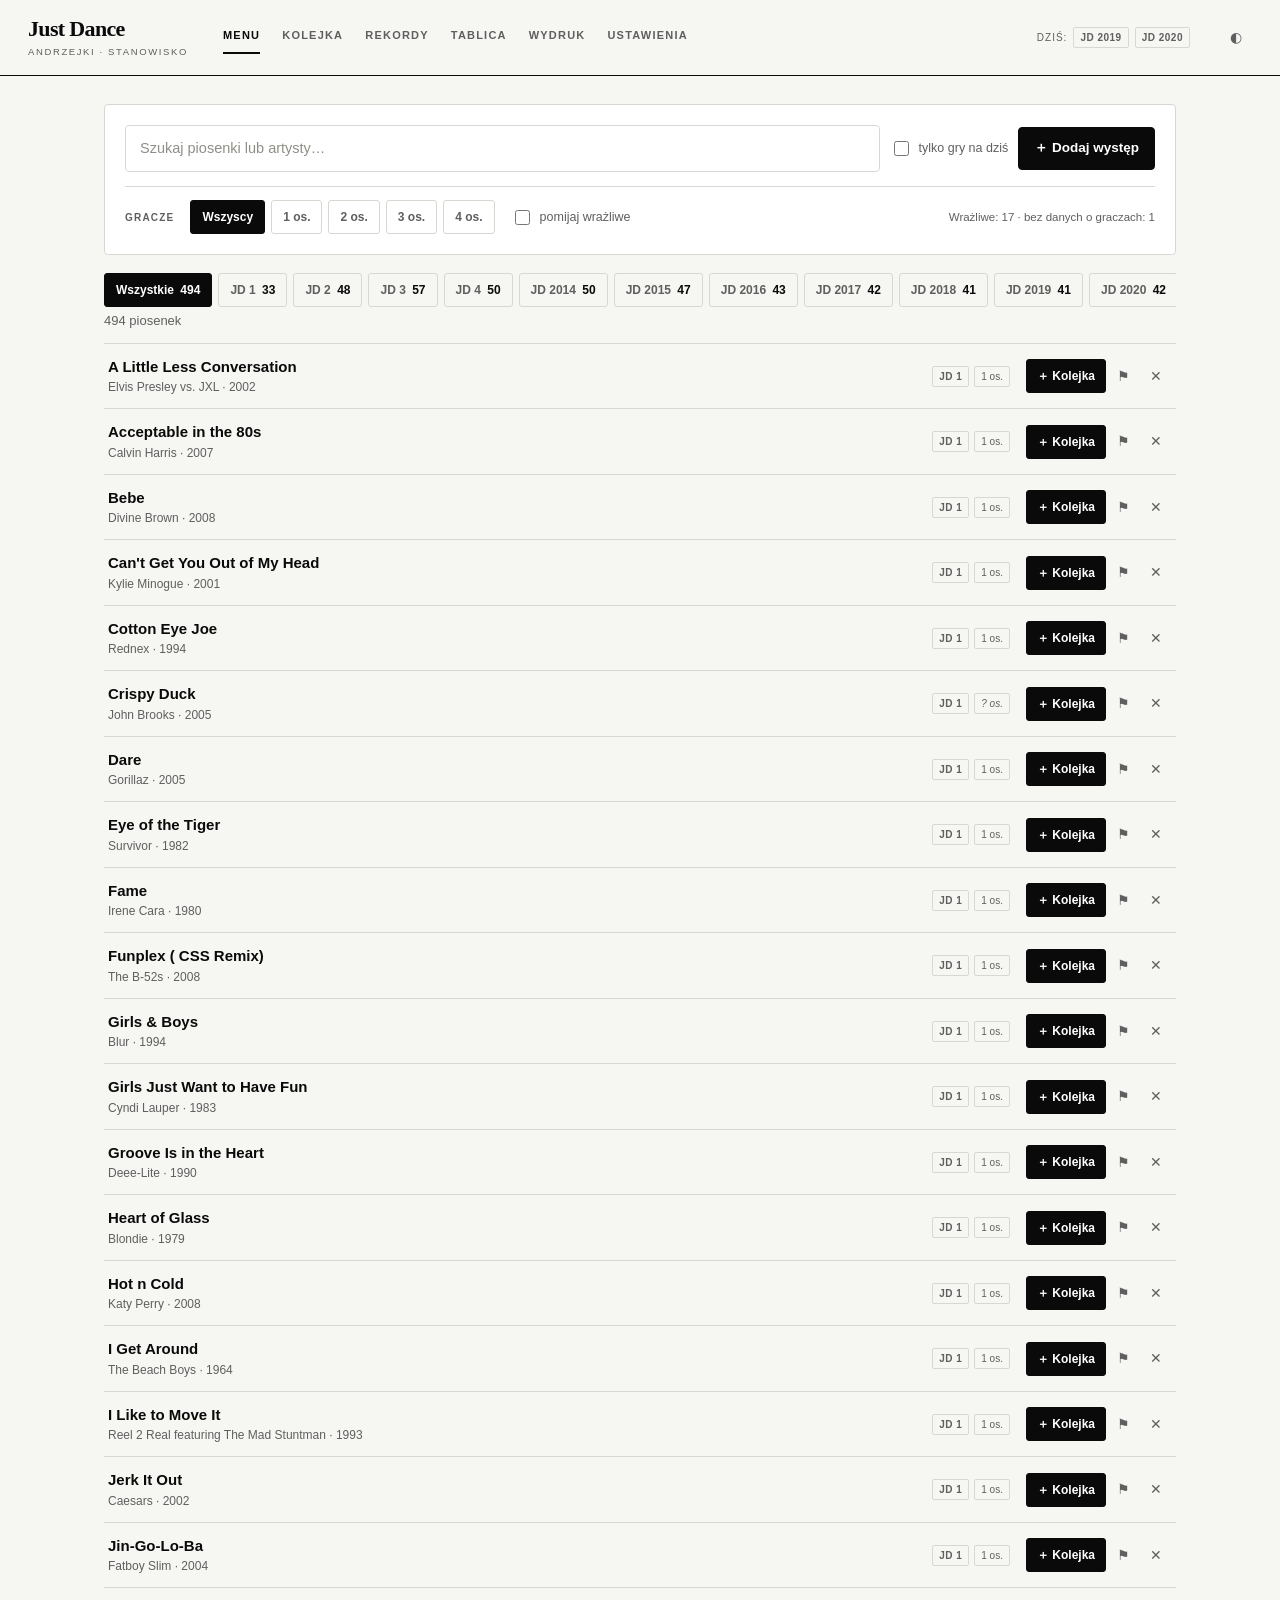
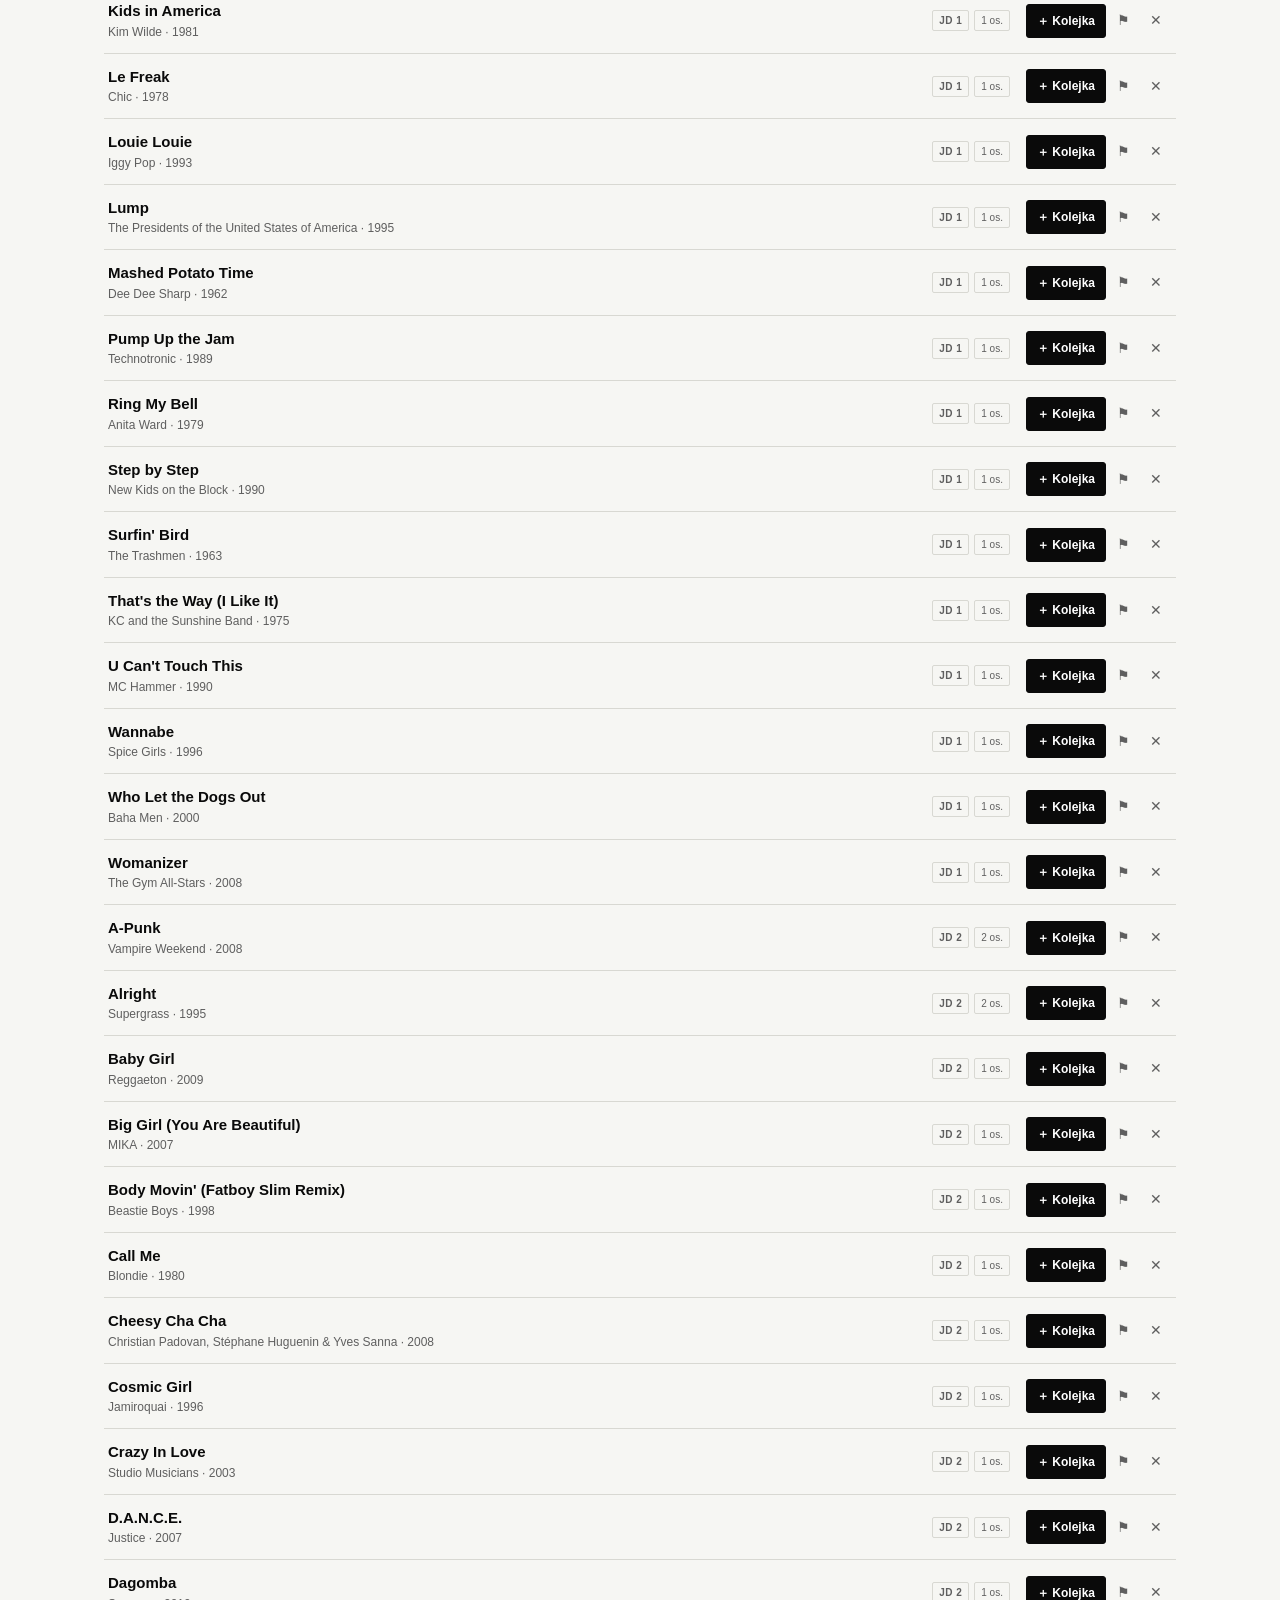
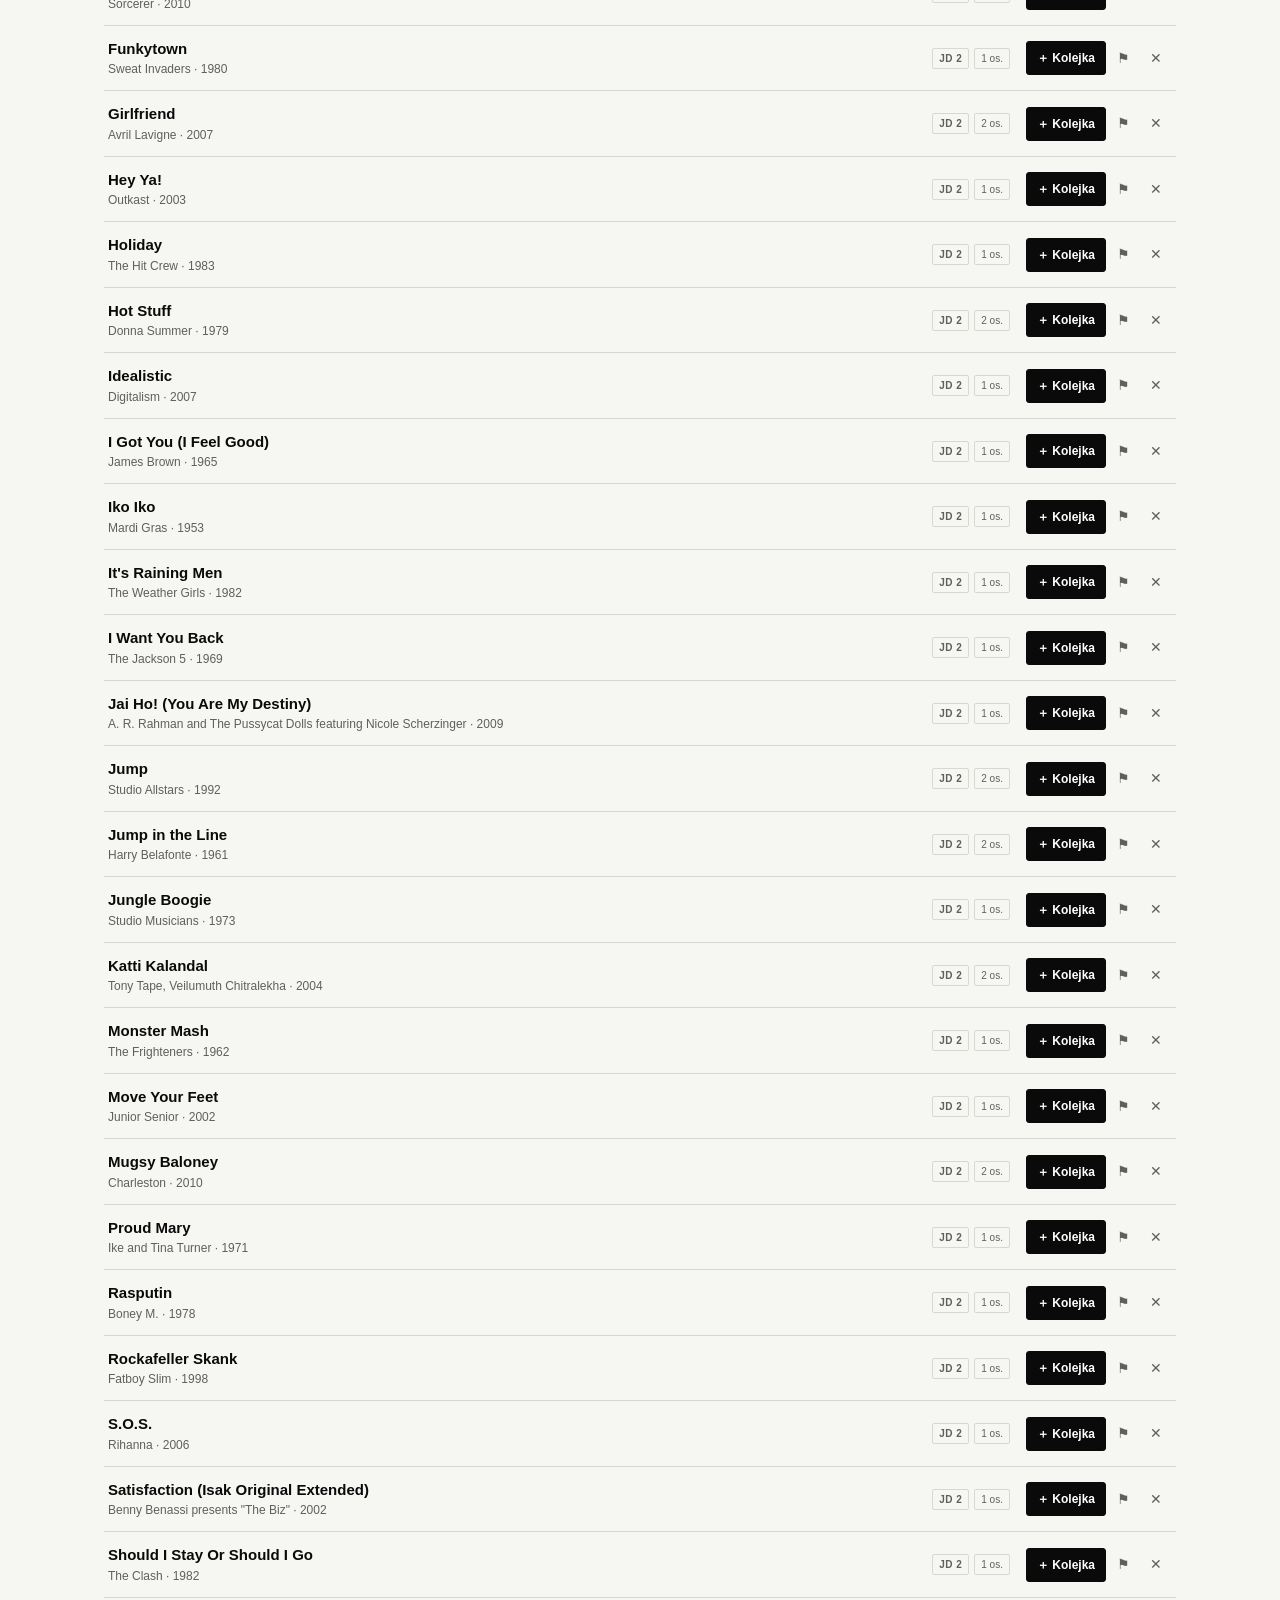
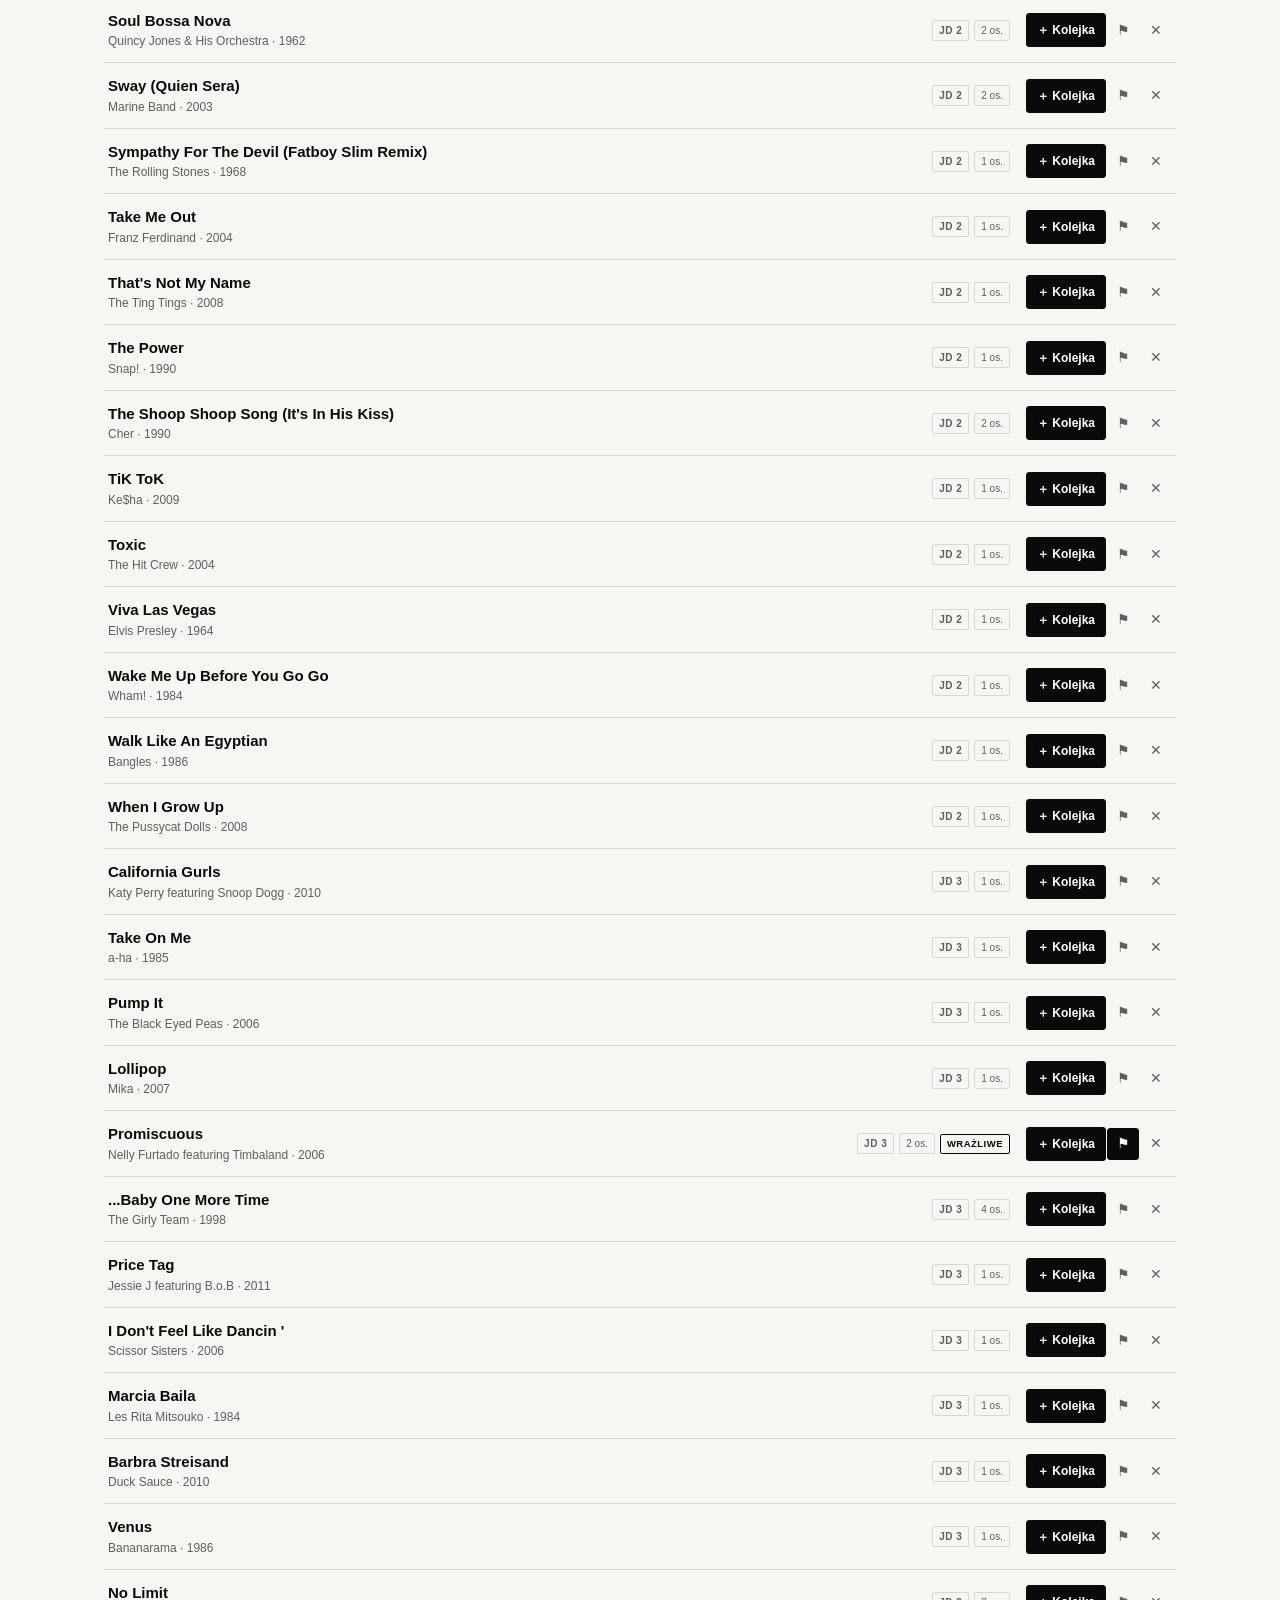
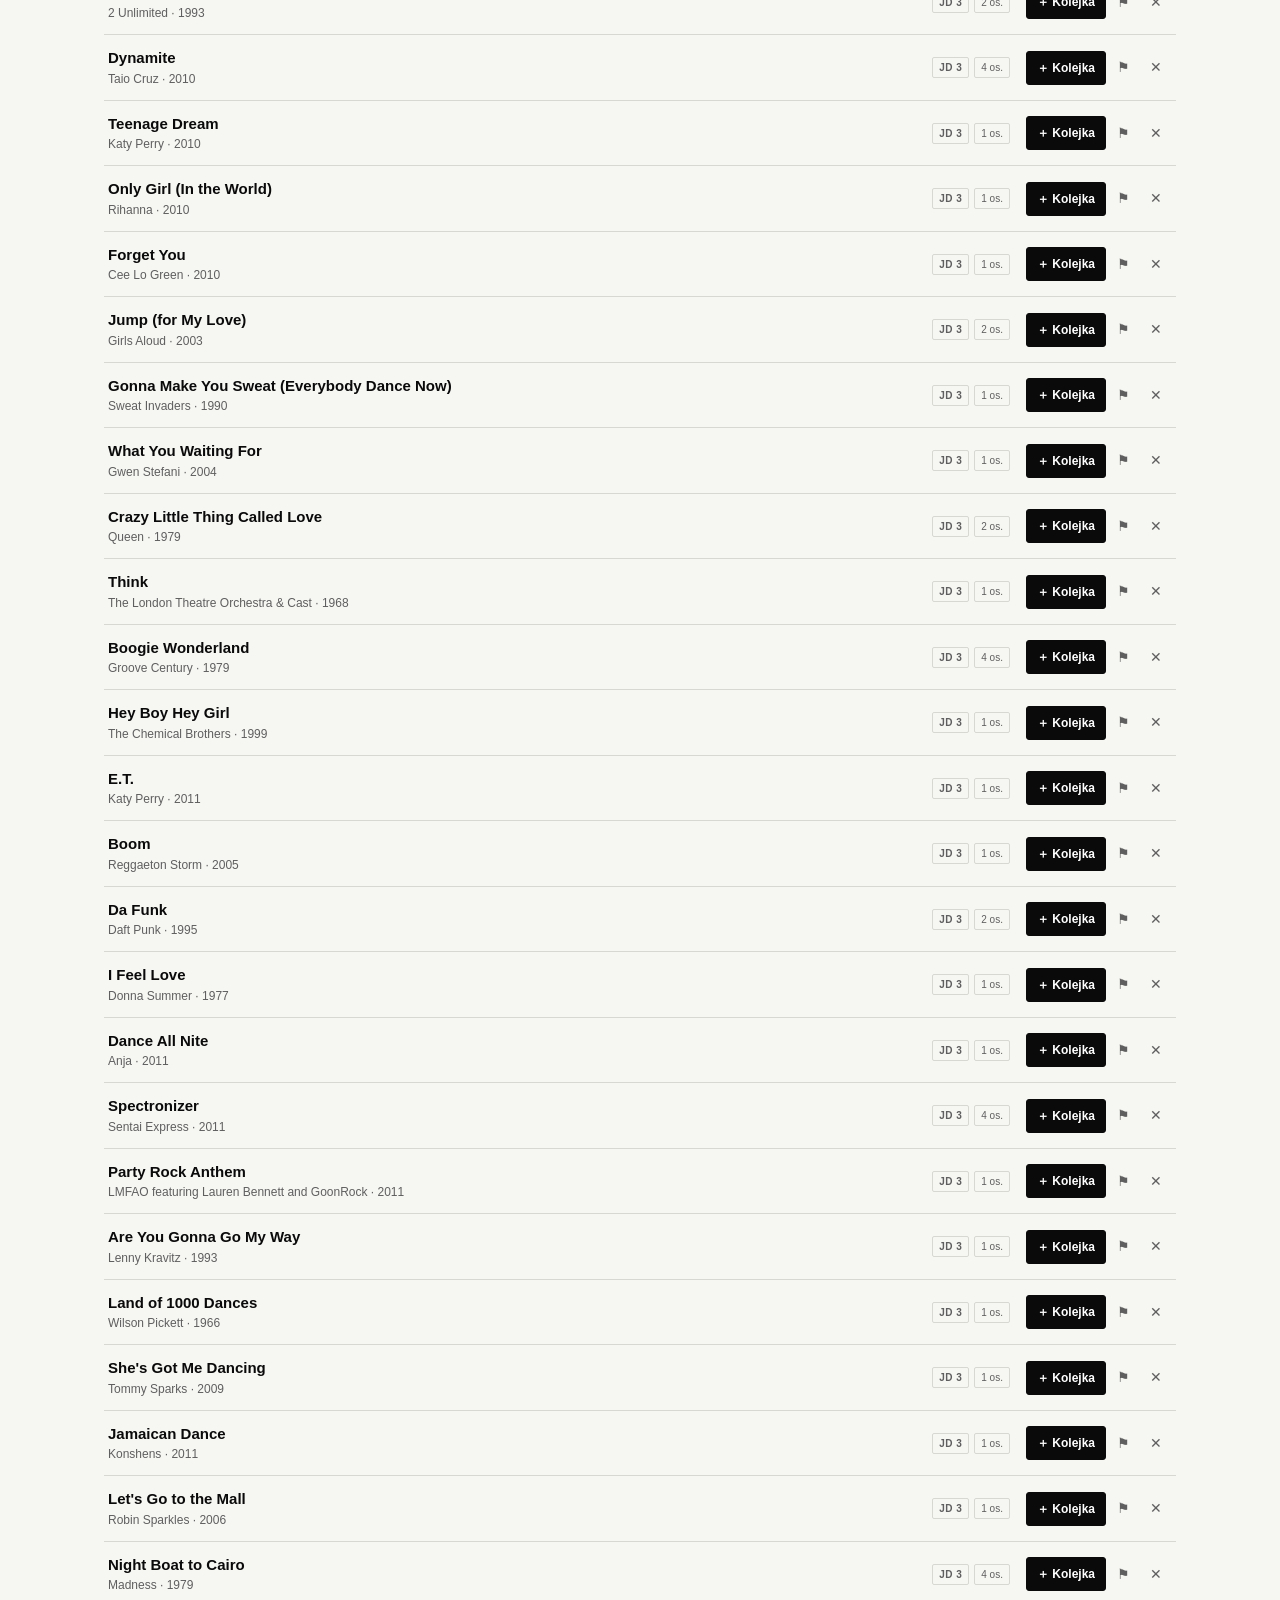
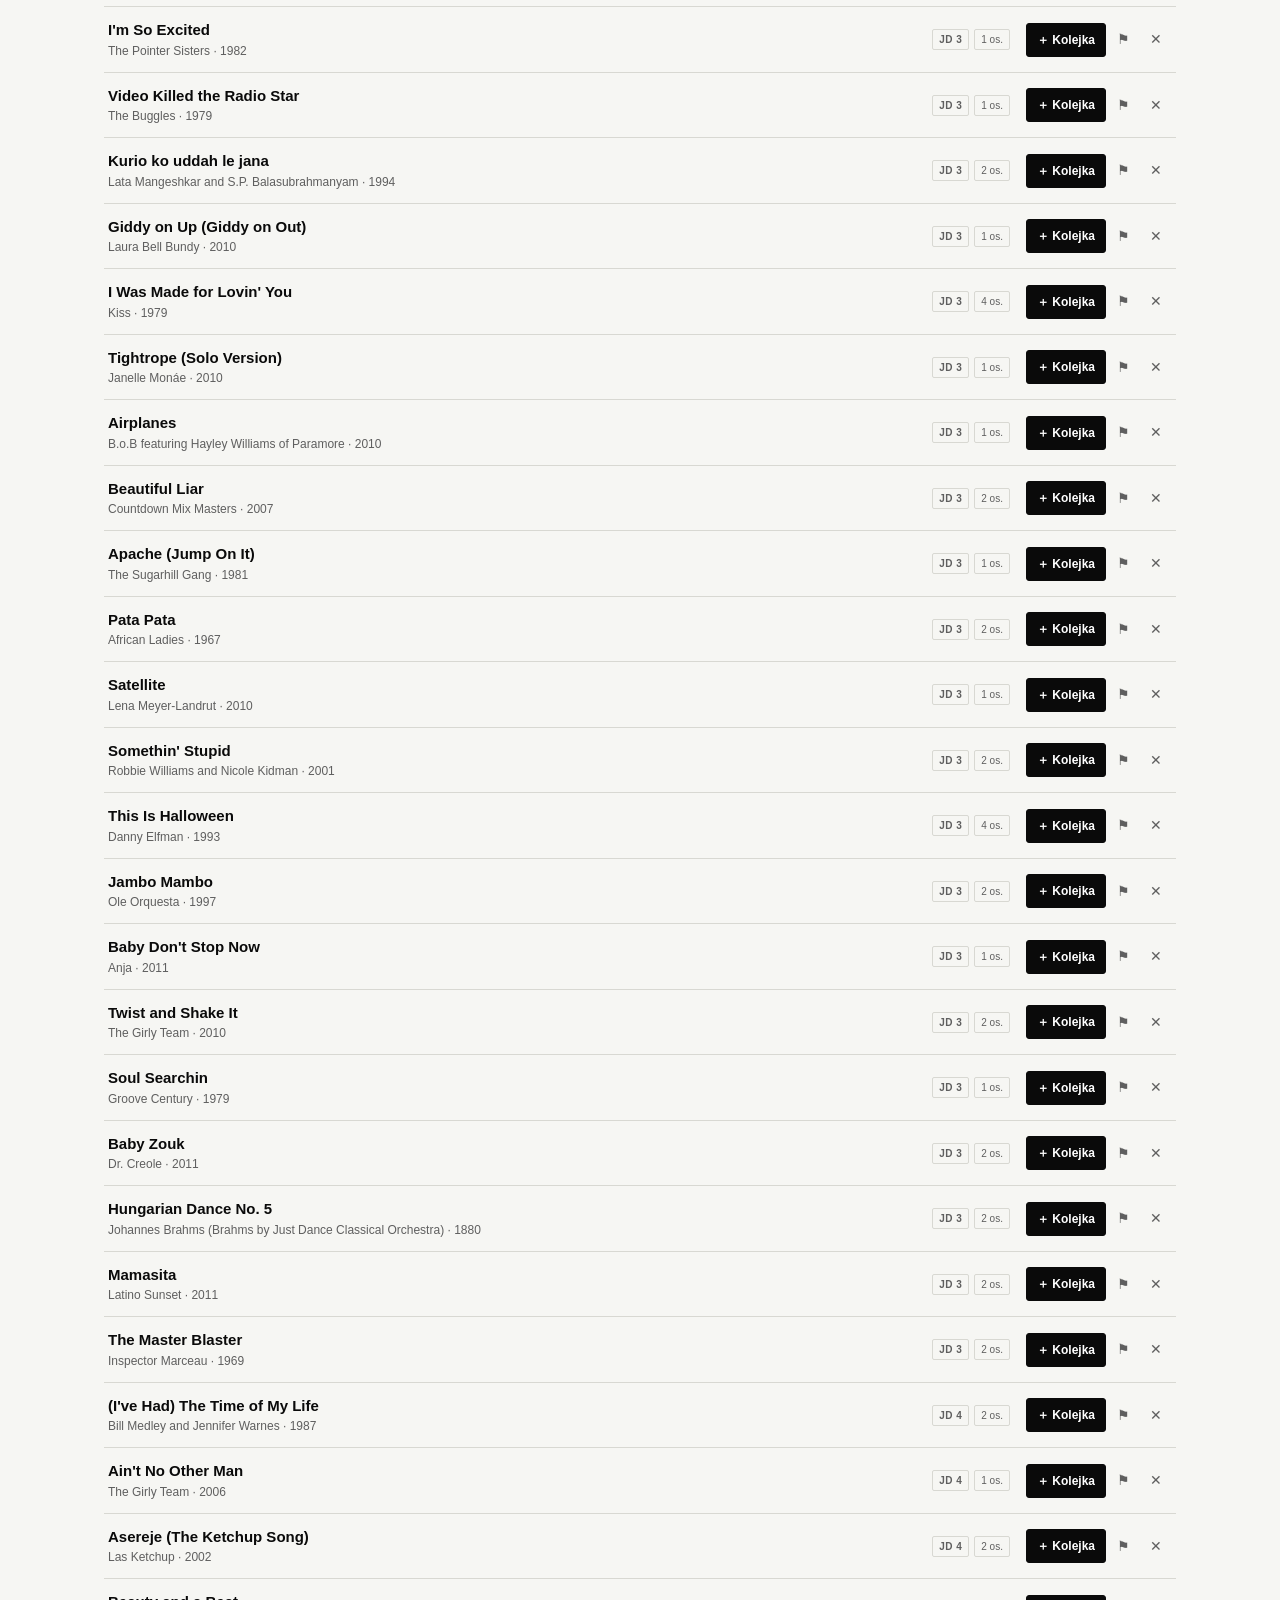
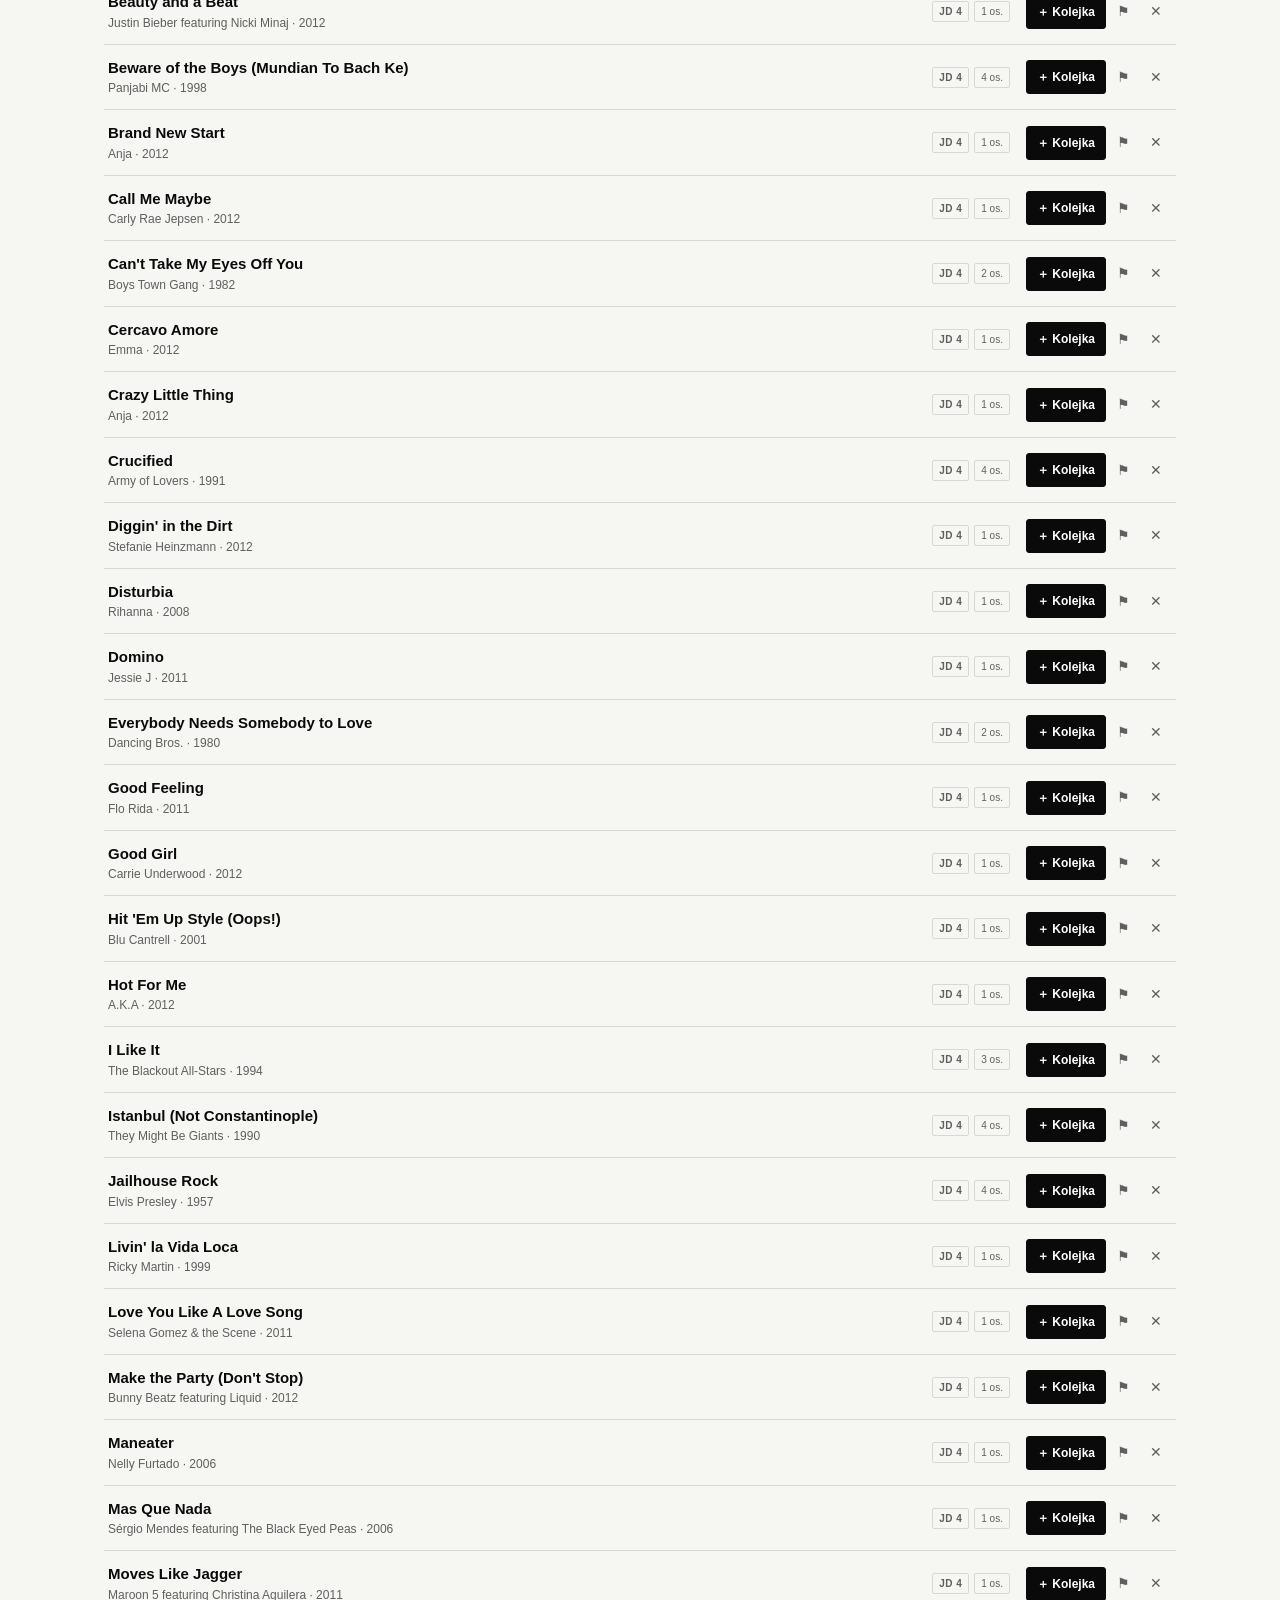
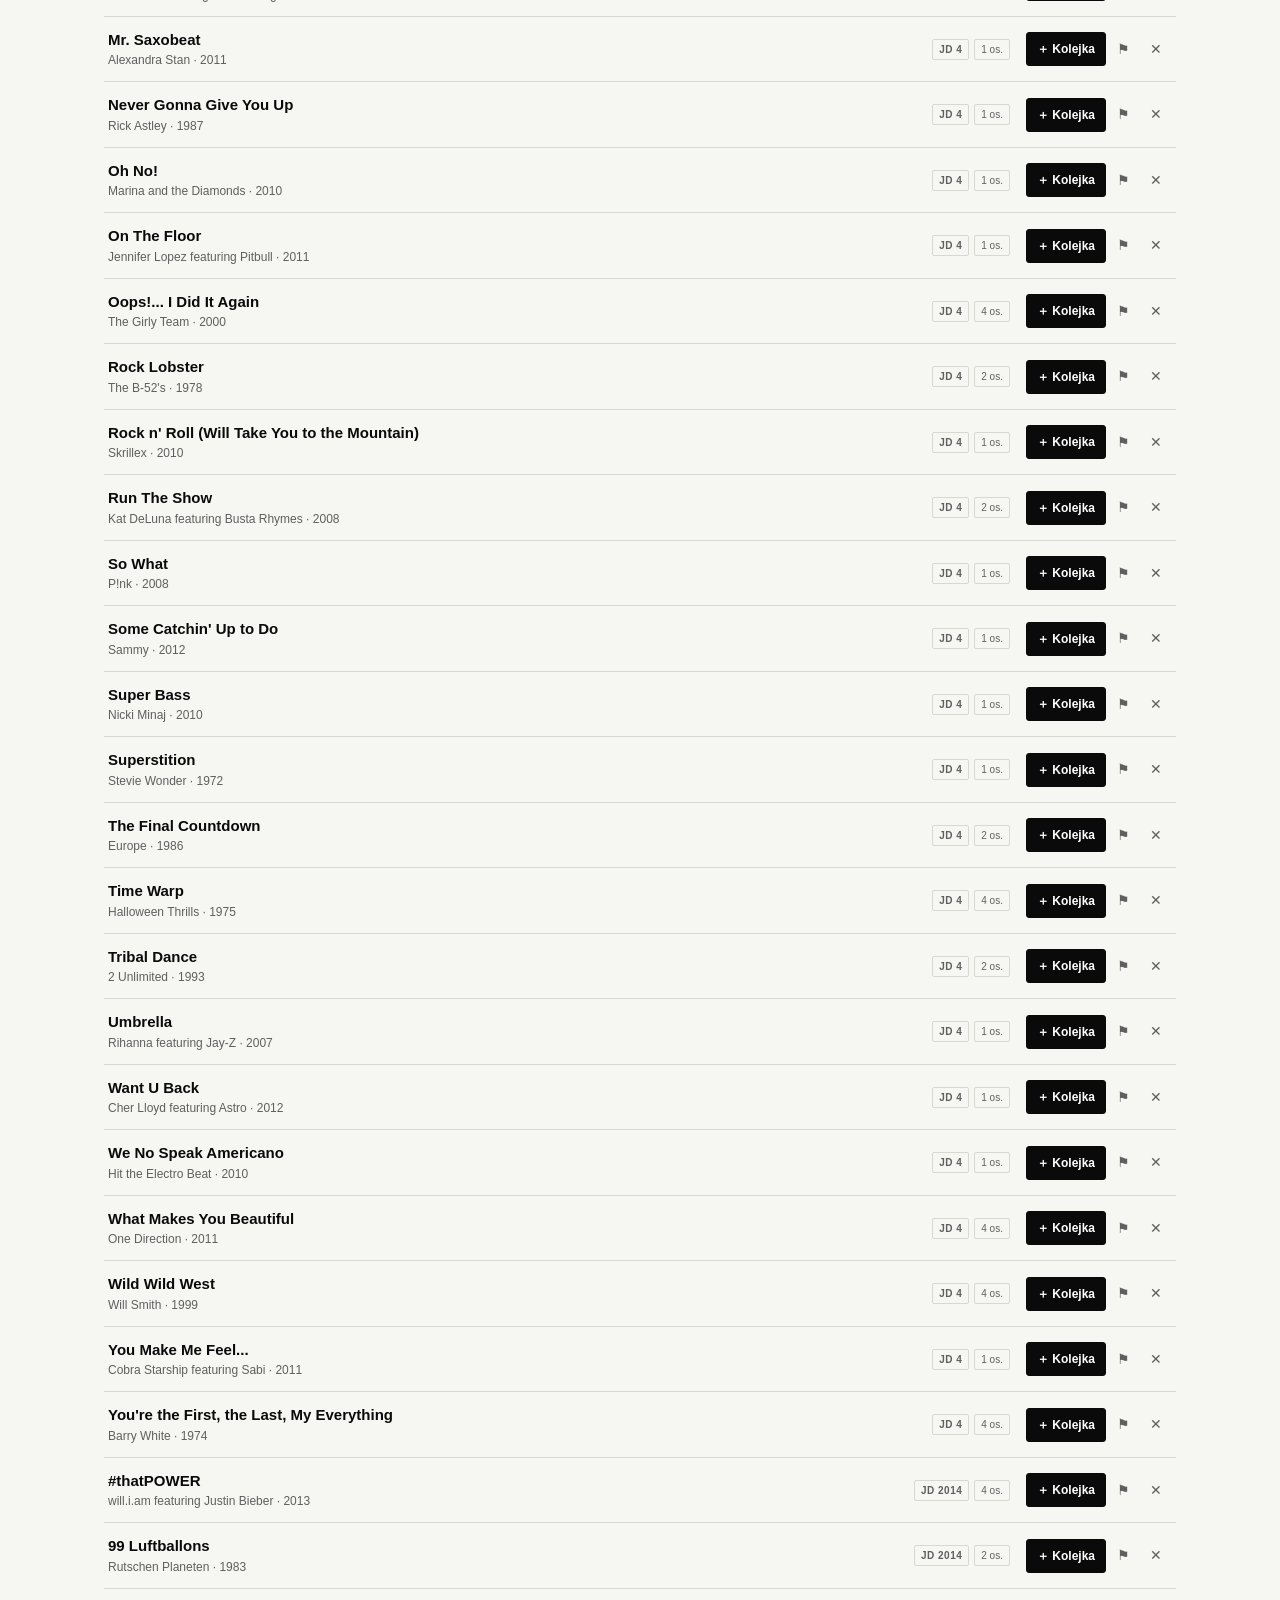
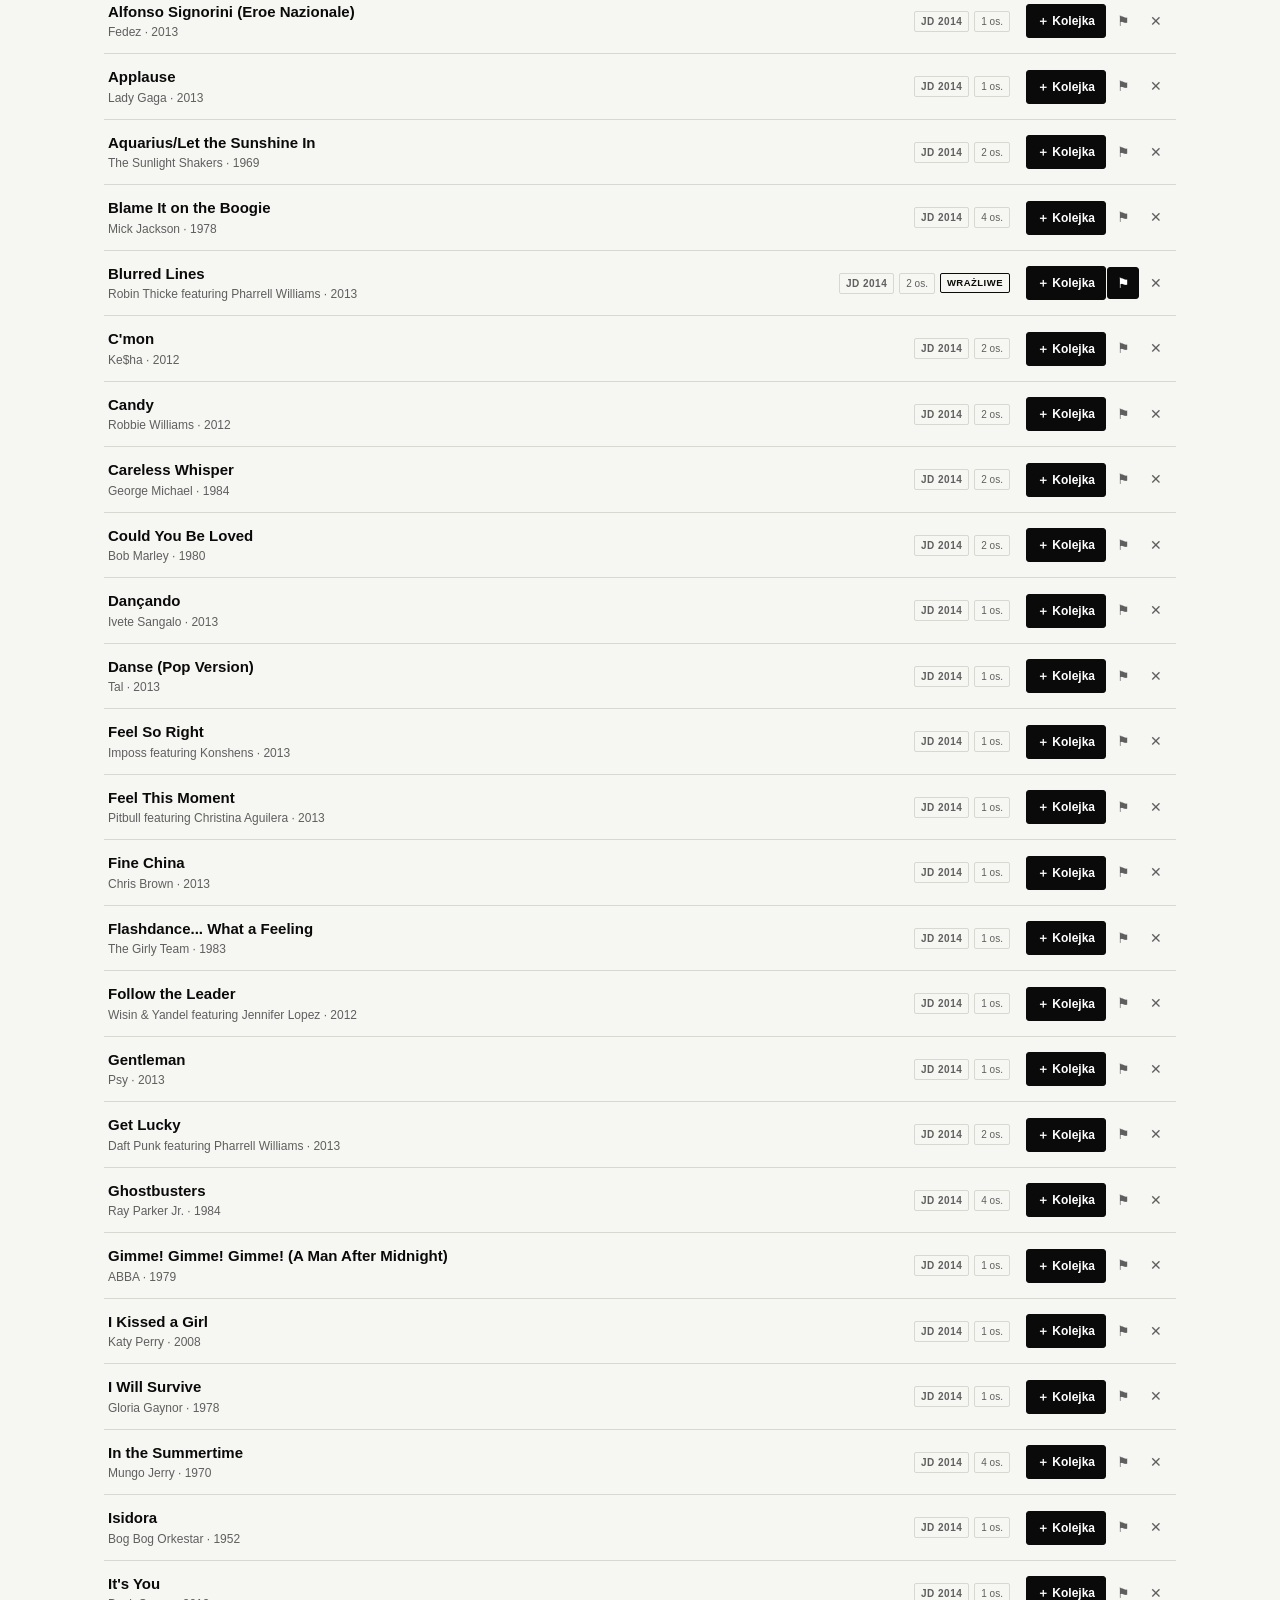
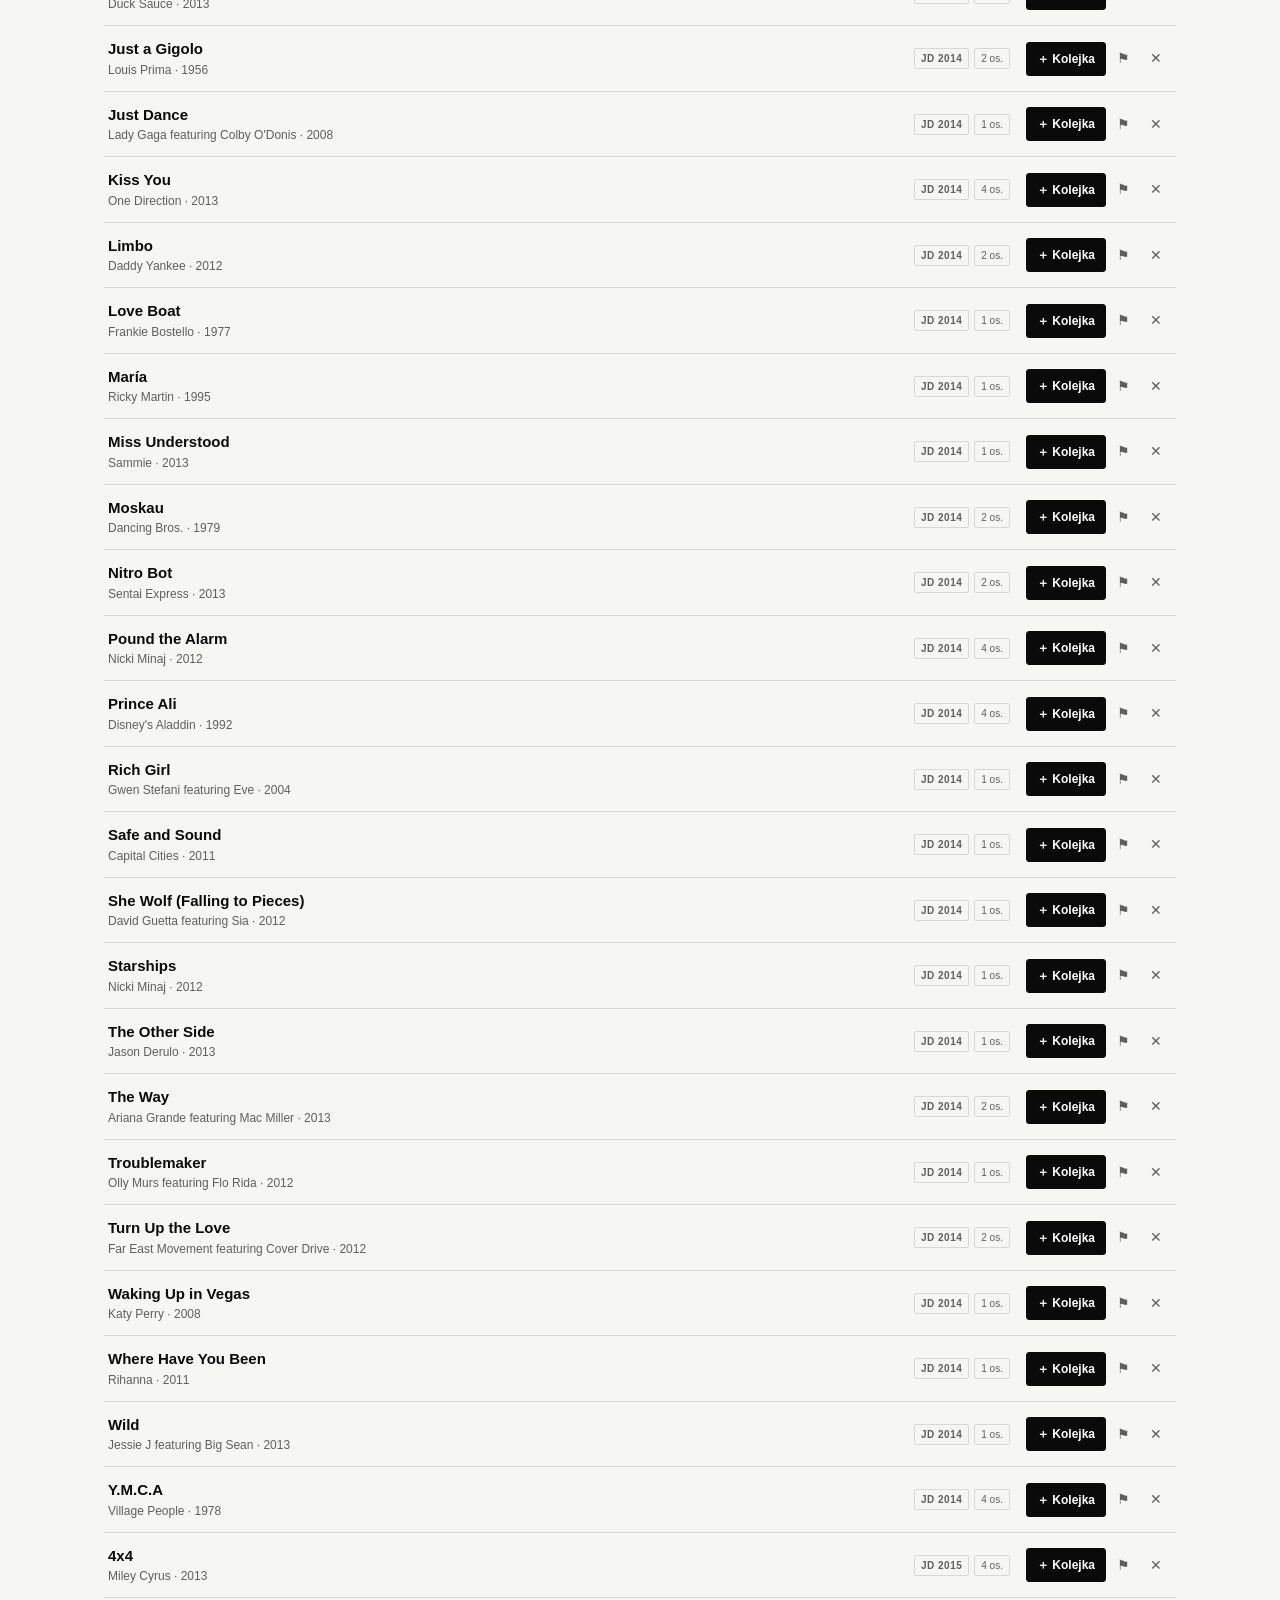
<file: index.html>
<!doctype html>
<html lang="pl">
<head>
<meta charset="utf-8">
<meta name="viewport" content="width=device-width, initial-scale=1">
<title>Just Dance — stanowisko</title>
<style>:root{
  --bg:#f6f6f3;
  --paper:#ffffff;
  --ink:#0a0a0a;
  --muted:#5f5f5f;
  --line:#d8d8d2;
  --soft:#efefea;
  --on-ink:#ffffff;
  --ink-hover:#2a2a2a;
  --top-bg:rgba(246,246,243,.94);
  --placeholder:#8f8f87;
  --radius:4px;
  --now-bg:#0a0a0a;
  --now-fg:#ffffff;
  --now-muted:#a8a8a8;
  --now-line:#333333;
  --sans:ui-sans-serif,-apple-system,BlinkMacSystemFont,"Helvetica Neue",Helvetica,Arial,sans-serif;
  --serif:ui-serif,Georgia,"Times New Roman",serif;
}
html[data-theme="dark"]{
  --bg:#0a0a0a;
  --paper:#111111;
  --ink:#f5f5f5;
  --muted:#a8a8a8;
  --line:#2a2a2a;
  --soft:#181818;
  --on-ink:#0a0a0a;
  --ink-hover:#e2e2e2;
  --top-bg:rgba(10,10,10,.94);
  --placeholder:#6f6f6f;
  --now-bg:#141414;
  --now-fg:#ffffff;
  --now-muted:#9a9a9a;
  --now-line:#3a3a3a;
  color-scheme:dark;
}
*{box-sizing:border-box}
html,body{margin:0;min-height:100%}
body{
  background:var(--bg);
  color:var(--ink);
  font-family:var(--sans);
  font-size:15.5px;
  line-height:1.5;
  -webkit-font-smoothing:antialiased;
  text-rendering:optimizeLegibility;
  -webkit-tap-highlight-color:transparent;
}
button,a,input{-webkit-tap-highlight-color:transparent}
h1,h2,h3{margin:0;line-height:1.15;letter-spacing:-.02em}
h1{font-size:clamp(25px,3vw,35px);font-weight:700}
h2{font-size:23px;font-weight:700}
h3{font-size:11px;font-weight:700;letter-spacing:.14em;text-transform:uppercase;color:var(--muted)}
p{margin:0}
button{font:inherit;color:inherit}
input,select{font:inherit}
::selection{background:var(--ink);color:var(--on-ink)}
button:focus-visible,input:focus-visible{outline:2px solid var(--ink);outline-offset:2px}

/* header */
.top{
  position:sticky;top:0;z-index:30;
  display:flex;flex-wrap:wrap;align-items:center;gap:12px 30px;
  padding:15px 28px;
  background:var(--top-bg);
  backdrop-filter:blur(10px);
  border-bottom:1px solid var(--ink);
}
.brand{display:flex;flex-direction:column;gap:3px;min-width:165px}
.logo{font-family:var(--serif);font-size:22px;font-weight:700;letter-spacing:-.03em;line-height:1.2;padding-top:1px;color:var(--ink)}
.brand .sub{font-size:9.5px;color:var(--muted);letter-spacing:.17em;text-transform:uppercase}
.tabs{display:flex;gap:22px;flex:1;overflow-x:auto;scrollbar-width:none}
.tabs::-webkit-scrollbar{display:none}
.tab{
  border:0;background:transparent;padding:6px 0 8px;cursor:pointer;white-space:nowrap;
  color:var(--muted);font-weight:650;font-size:11px;letter-spacing:.11em;text-transform:uppercase;
  border-bottom:2px solid transparent;
}
.tab:hover{color:var(--ink)}
.tab.active{color:var(--ink);border-bottom-color:var(--ink)}
.tab .badge{
  display:inline-block;min-width:17px;padding:0 4px;margin-left:5px;border-radius:3px;
  background:var(--ink);color:var(--on-ink);font-size:9.5px;line-height:17px;text-align:center;letter-spacing:0;
}
.today{display:flex;align-items:center;gap:6px;font-size:10px;color:var(--muted);text-transform:uppercase;letter-spacing:.1em}
.today .hint{font-size:10px;letter-spacing:.1em}
.theme-toggle{flex:0 0 auto}

/* layout */
main{max-width:1120px;margin:0 auto;padding:28px 24px 90px}
.view{display:none}
.view.active{display:block}
.panel{background:var(--paper);border:1px solid var(--line);border-radius:var(--radius);padding:20px;margin-bottom:16px}
.row{display:flex;flex-wrap:wrap;gap:10px;align-items:center}
.hint{color:var(--muted);font-size:13px}
.small{font-size:13px}

/* buttons */
.btn{
  border:1px solid var(--ink);background:var(--paper);color:var(--ink);
  padding:10px 15px;border-radius:var(--radius);cursor:pointer;font-weight:650;font-size:13.5px;
  display:inline-flex;align-items:center;gap:7px;white-space:nowrap;
  transition:background .12s,color .12s;
}
.btn:hover{background:var(--soft)}
.btn.primary{background:var(--ink);color:var(--on-ink)}
.btn.primary:hover{background:var(--ink-hover)}
.btn.ghost{border-color:var(--line);background:transparent}
.btn.ghost:hover{border-color:var(--ink);background:transparent}
.btn.danger{border-color:var(--ink);background:transparent;color:var(--ink)}
.btn.danger:hover{background:var(--ink);color:var(--on-ink)}
.btn.tiny{padding:7px 10px;font-size:12px;border-radius:3px}
.btn:disabled{opacity:.35;cursor:not-allowed}
.icon{
  border:1px solid transparent;background:transparent;border-radius:3px;
  width:32px;height:32px;display:inline-flex;align-items:center;justify-content:center;
  cursor:pointer;color:var(--muted);font-size:14px;transition:.12s;
}
.icon:hover{background:var(--soft);color:var(--ink);border-color:var(--line)}
.icon.on{background:var(--ink);color:var(--on-ink);border-color:var(--ink)}
.icon.danger:hover{background:var(--ink);color:var(--on-ink)}

/* toolbar + filters */
.toolbar{display:flex;flex-direction:column;gap:14px}
.print-toolbar{display:flex;flex-direction:row;flex-wrap:wrap;align-items:center;gap:8px}
.toolbar-main{display:flex;flex-wrap:wrap;gap:10px;align-items:center}
.toolbar-sub{display:flex;flex-wrap:wrap;gap:10px 16px;align-items:center;border-top:1px solid var(--line);padding-top:13px}
.search{
  flex:1 1 260px;min-width:190px;background:var(--paper);border:1px solid var(--line);
  color:var(--ink);padding:12px 14px;border-radius:var(--radius);font-size:14.5px;
}
.search::placeholder{color:var(--placeholder)}
.search:focus{outline:none;border-color:var(--ink)}
.switch{display:inline-flex;align-items:center;gap:7px;color:var(--muted);font-size:12.5px;cursor:pointer;user-select:none}
.switch input{accent-color:var(--ink);width:15px;height:15px}
.filter-label{font-size:10px;font-weight:700;letter-spacing:.12em;text-transform:uppercase;color:var(--muted)}
.player-chips{display:flex;gap:6px;flex-wrap:wrap}
.chips{display:flex;gap:6px;overflow-x:auto;padding:2px 0 4px;scrollbar-width:thin}
.chip{
  border:1px solid var(--line);background:transparent;color:var(--muted);
  padding:7px 11px;border-radius:3px;cursor:pointer;white-space:nowrap;font-size:12px;font-weight:600;
}
.chip b{color:var(--ink);font-weight:700;margin-left:3px}
.chip:hover{border-color:var(--ink);color:var(--ink)}
.chip.active{background:var(--ink);border-color:var(--ink);color:var(--on-ink)}
.chip.active b{color:var(--on-ink)}
.chip.active:hover{color:var(--on-ink)}
.family-switch{font-size:12.5px}
.filter-note{font-size:11.5px;color:var(--muted);margin-left:auto}
.count{margin:0 0 12px}

/* song list */
.song-list{border-top:1px solid var(--line)}
.song{
  display:grid;grid-template-columns:minmax(0,1fr) auto auto;gap:16px;align-items:center;
  padding:12px 4px;border-bottom:1px solid var(--line);
}
.song:hover{background:var(--soft)}
.song-main{min-width:0}
.song-title{font-weight:650;font-size:15px;overflow:hidden;text-overflow:ellipsis;white-space:nowrap}
.song-sub{color:var(--muted);font-size:12px;overflow:hidden;text-overflow:ellipsis;white-space:nowrap}
.song-badge{display:flex;gap:5px;align-items:center;flex-wrap:wrap;justify-content:flex-end}
.song-actions{display:flex;gap:1px;align-items:center}
.gbadge{
  display:inline-flex;align-items:center;justify-content:center;
  padding:2px 6px;border-radius:2px;font-size:10px;font-weight:700;letter-spacing:.05em;
  color:var(--muted);border:1px solid var(--line);background:transparent;white-space:nowrap;
}
.pbadge{font-size:10px;color:var(--muted);border:1px solid var(--line);border-radius:2px;padding:2px 6px;white-space:nowrap}
.pbadge.unknown{font-style:italic}
.tag{
  font-size:9.5px;font-weight:700;letter-spacing:.05em;text-transform:uppercase;padding:2px 6px;
  border-radius:2px;border:1px solid var(--line);color:var(--muted);white-space:nowrap;
}
.tag.warn{background:var(--ink);color:var(--on-ink);border-color:var(--ink)}
.tag.bad{border:1px dashed var(--ink);color:var(--ink)}
.tag.flag{border-color:var(--ink);color:var(--ink)}
.member-list{display:inline-flex;flex-wrap:wrap;gap:4px}
.member{font-size:10.5px;color:var(--muted);border:1px solid var(--line);border-radius:3px;padding:1px 6px;white-space:nowrap}
.now .member{color:#d8d8d8;border-color:#444}
.now-members{margin-top:8px}

/* queue */
.queue-top{display:flex;justify-content:space-between;gap:14px;align-items:flex-end;flex-wrap:wrap}
.now{border:1px solid var(--ink);border-radius:6px;background:var(--now-bg);color:var(--now-fg);padding:26px}
.now.over{border-style:dashed;border-width:2px;border-color:var(--now-fg)}
.now-label{font-size:10px;font-weight:700;letter-spacing:.2em;color:var(--now-muted);text-transform:uppercase;margin-bottom:8px}
.now-main{display:flex;justify-content:space-between;gap:24px;align-items:flex-start;flex-wrap:wrap}
.now-team{font-family:var(--serif);font-size:clamp(32px,4.8vw,48px);font-weight:700;line-height:1.02;letter-spacing:-.02em;color:var(--now-fg)}
.now-song{font-size:17px;font-weight:600;margin-top:6px;color:var(--now-fg)}
.now .song-sub{color:var(--now-muted)}
.now .gbadge,.now .pbadge{color:#d8d8d8;border-color:#444}
.now .tag{color:#d8d8d8;border-color:#444}
.now .tag.warn,.now .tag.flag{background:var(--now-fg);color:var(--now-bg);border-color:var(--now-fg)}
.now .btn.primary{background:var(--now-fg);color:var(--now-bg);border-color:var(--now-fg)}
.now .btn.ghost{background:transparent;color:var(--now-fg);border-color:#555}
.now .btn.ghost:hover{border-color:var(--now-fg)}
.timer{min-width:160px;text-align:right}
.timer-text{font-variant-numeric:tabular-nums;font-size:32px;font-weight:700;letter-spacing:.01em;color:var(--now-fg)}
.timer-bar{height:3px;background:var(--now-line);border-radius:2px;overflow:hidden;margin:8px 0 6px}
.timer-bar i{display:block;height:100%;width:0;background:var(--now-fg);transition:width .5s linear}
.timer-hint{font-size:10px;color:var(--now-muted);letter-spacing:.06em;text-transform:uppercase}
.q-title{margin:24px 0 8px;display:flex;align-items:center;gap:8px;font-size:11px;letter-spacing:.13em}
.q-list{border-top:1px solid var(--line)}
.q-item{
  display:grid;grid-template-columns:30px minmax(0,1fr) auto;gap:12px;align-items:center;
  padding:12px 4px;border-bottom:1px solid var(--line);
}
.q-item.next{border-left:2px solid var(--ink);padding-left:10px}
.q-pos{font-weight:700;color:var(--muted);text-align:center;font-variant-numeric:tabular-nums;font-size:12px}
.q-team{font-weight:700;font-size:15px}
.q-song{font-size:12.5px;color:var(--muted);overflow:hidden;text-overflow:ellipsis;white-space:nowrap}
.q-meta{display:flex;flex-wrap:wrap;gap:6px;align-items:center;margin-top:5px;font-size:11.5px;color:var(--muted)}
.q-actions{display:flex;gap:1px;align-items:center}
.empty{
  text-align:center;padding:40px 18px;border:1px dashed var(--line);border-radius:6px;
  color:var(--muted);background:transparent;
}
.empty strong{display:block;color:var(--ink);font-size:18px;font-weight:700;margin-bottom:4px}

/* records */
.stat-row{display:grid;grid-template-columns:repeat(auto-fit,minmax(120px,1fr));margin-bottom:16px;border-top:1px solid var(--line);border-bottom:1px solid var(--line)}
.stat{padding:12px 14px;border-right:1px solid var(--line)}
.stat:last-child{border-right:0}
.stat b{display:block;font-size:24px;font-weight:700;line-height:1.2;font-variant-numeric:tabular-nums}
.stat span{font-size:9.5px;color:var(--muted);letter-spacing:.1em;text-transform:uppercase}
.rec{display:grid;grid-template-columns:minmax(0,1fr) auto;gap:10px;padding:11px 0;border-bottom:1px solid var(--line)}
.rec:last-child{border-bottom:0}
.rec-title{font-weight:650;font-size:14.5px}
.rec-sub{font-size:12px;color:var(--muted)}
.rec-score{text-align:right;font-variant-numeric:tabular-nums}
.rec-score b{font-size:20px;font-weight:700}
.rec-score span{display:block;font-size:10.5px;color:var(--muted)}
.top-list{counter-reset:rank}
.top-item{display:grid;grid-template-columns:28px minmax(0,1fr) auto;gap:10px;align-items:center;padding:10px 0;border-bottom:1px solid var(--line)}
.top-item:last-child{border-bottom:0}
.top-item::before{counter-increment:rank;content:counter(rank);font-weight:700;color:var(--muted);text-align:center;font-size:12px}
.top-score{font-weight:700;font-variant-numeric:tabular-nums;font-size:17px}

/* board (always dark) */
.board{min-height:70vh;padding:24px 0}
.board-top{display:flex;justify-content:space-between;align-items:center;margin-bottom:18px}
.board-clock{font-variant-numeric:tabular-nums;font-size:18px;color:var(--muted);font-weight:600;letter-spacing:.05em}
.board-now{border:1px solid #2c2c2c;border-radius:8px;padding:clamp(22px,4vw,44px);background:#0f0f0f}
.board-kicker{font-size:clamp(9px,1.1vw,12px);font-weight:700;letter-spacing:.24em;color:#8a8a8a;text-transform:uppercase}
.board-team{font-family:var(--serif);font-size:clamp(38px,7vw,82px);font-weight:700;line-height:.98;margin:10px 0 8px;letter-spacing:-.03em;color:#fff}
.board-song{font-size:clamp(20px,3.2vw,38px);font-weight:600;color:#fff}
.board-meta{display:flex;flex-wrap:wrap;gap:10px;align-items:center;margin-top:14px;color:#9a9a9a;font-size:clamp(12px,1.6vw,17px)}
.board-timer{font-variant-numeric:tabular-nums;font-weight:700;color:#fff}
.board-next{display:grid;grid-template-columns:repeat(auto-fit,minmax(200px,1fr));gap:10px;margin-top:16px}
.board-record{margin-top:16px}
.board-record .big{font-size:clamp(24px,4vw,42px);font-weight:700;font-variant-numeric:tabular-nums;color:#fff}
.board-free{text-align:center;padding:clamp(50px,12vw,130px) 20px;border:1px dashed #3a3a3a;border-radius:8px}
.board-free .big{font-family:var(--serif);font-size:clamp(30px,6vw,64px);font-weight:700;color:#fff;letter-spacing:-.03em}
.board-free .sub{color:#8a8a8a;font-size:clamp(14px,1.8vw,20px);margin-top:8px}
.board .panel{background:#0f0f0f;border-color:#2c2c2c;color:#f5f5f5}
.board .panel .hint{color:#8a8a8a}
.board .gbadge,.board .pbadge{color:#d8d8d8;border-color:#444}
.board .n-team{font-weight:700;font-size:clamp(17px,2.4vw,24px);color:#fff}
.board .n-song{color:#9a9a9a;font-size:clamp(12px,1.6vw,15px);margin-top:2px}
.board .btn.ghost{color:#fff;border-color:#444}
.board .btn.ghost:hover{border-color:#fff}
body[data-tab="board"]{background:#0a0a0a}
body[data-tab="board"] main{max-width:none;padding:0 28px 28px;background:transparent}
body[data-tab="board"] .top{background:#0a0a0a;border-bottom-color:#262626;backdrop-filter:none}
body[data-tab="board"] .logo{color:#fff}
body[data-tab="board"] .brand .sub,body[data-tab="board"] .today,body[data-tab="board"] .today .hint{color:#8a8a8a}
body[data-tab="board"] .tab{color:#8a8a8a}
body[data-tab="board"] .tab:hover{color:#fff}
body[data-tab="board"] .tab.active{color:#fff;border-bottom-color:#fff}
body[data-tab="board"] .tab .badge{background:#fff;color:#0a0a0a}
body[data-tab="board"] .top .gbadge{color:#d8d8d8;border-color:#444}
body[data-tab="board"] .top .icon{color:#8a8a8a}
body[data-tab="board"] .top .icon:hover{color:#fff;border-color:#444;background:#141414}
body[data-tab="board"] .board-clock{color:#8a8a8a}

/* settings */
.field{display:flex;flex-direction:column;gap:6px;margin-bottom:12px}
.field > .btn{align-self:flex-start}
.field > span{font-size:10px;color:var(--muted);font-weight:700;letter-spacing:.12em;text-transform:uppercase}
.input{background:var(--paper);border:1px solid var(--line);color:var(--ink);padding:11px 13px;border-radius:var(--radius);width:100%;font-size:14.5px}
.input:focus{outline:none;border-color:var(--ink)}
.game-grid{display:grid;grid-template-columns:repeat(auto-fit,minmax(150px,1fr));gap:8px}
.game-card{display:flex;align-items:center;justify-content:space-between;gap:8px;padding:11px 13px;border:1px solid var(--line);border-radius:var(--radius);background:var(--paper);cursor:pointer;text-align:left}
.game-card.on{border-color:var(--ink);box-shadow:inset 0 0 0 1px var(--ink)}
.game-card.on .gbadge{background:var(--ink);color:var(--on-ink);border-color:var(--ink)}
.game-card .n{font-weight:650;font-size:13px}
.game-card .c{font-size:11px;color:var(--muted)}
.hidden-list{max-height:260px;overflow:auto;margin-top:8px;border-top:1px solid var(--line)}
.hidden-row{display:flex;justify-content:space-between;gap:8px;align-items:center;padding:8px 0;border-bottom:1px solid var(--line);font-size:13px}

/* toast */
.toast{
  position:fixed;left:50%;bottom:26px;transform:translate(-50%,16px);
  background:var(--ink);color:var(--on-ink);padding:12px 18px;border-radius:4px;
  opacity:0;pointer-events:none;transition:.18s;z-index:100;max-width:90vw;text-align:center;font-size:13px;
}
.toast.show{opacity:1;transform:translate(-50%,0)}
.toast.warn,.toast.bad{background:var(--paper);color:var(--ink);border:1px solid var(--ink)}

/* dialogs */
dialog.dlg{
  border:1px solid var(--ink);border-radius:8px;background:var(--paper);color:var(--ink);
  padding:0;width:min(560px,94vw);max-height:92vh;overflow:auto;box-shadow:0 24px 80px rgba(0,0,0,.18);
}
dialog.dlg::backdrop{background:rgba(10,10,10,.5)}
.dlg-inner{padding:24px}
.dlg h2{margin-bottom:14px}
.dlg-actions{display:flex;gap:8px;justify-content:flex-end;flex-wrap:wrap;margin-top:20px}
.members-editor{display:grid;grid-template-columns:1fr 1fr;gap:6px;margin:4px 0 8px}
.member-row{display:flex;gap:4px;align-items:center}
.member-row .input{padding:7px 9px;font-size:12.5px}
.member-row .icon{width:28px;height:28px;flex:0 0 auto}
.selected-list{display:flex;flex-direction:column;gap:5px;margin:8px 0 10px;max-height:180px;overflow:auto}
.selected-item{display:flex;justify-content:space-between;gap:10px;align-items:center;border:1px solid var(--line);border-radius:4px;padding:9px 11px;background:var(--soft)}
.selected-item .t{font-weight:600;font-size:13.5px}
.selected-item .a{font-size:11.5px;color:var(--muted)}
.selected-empty{border:1px dashed var(--line);border-radius:4px;padding:12px;color:var(--muted);font-size:12.5px}
.results{display:flex;flex-direction:column;max-height:250px;overflow:auto;margin-top:8px;border-top:1px solid var(--line)}
.result{display:flex;justify-content:space-between;gap:10px;align-items:center;padding:10px 0;border-bottom:1px solid var(--line);background:transparent;cursor:pointer;text-align:left;width:100%}
.result:hover{background:var(--soft)}
.result.selected{background:var(--soft)}
.result .check{font-weight:700;color:var(--ink);margin-left:2px}
.result .rt{font-weight:600;font-size:13.5px}
.result .ra{font-size:11.5px;color:var(--muted)}
.result .r-meta{display:flex;gap:4px;align-items:center;flex-wrap:wrap;justify-content:flex-end}
.stars{display:flex;gap:5px;margin:6px 0 4px}
.star{width:40px;height:40px;border-radius:4px;border:1px solid var(--line);background:var(--paper);color:var(--muted);font-weight:700;cursor:pointer}
.star.on{background:var(--ink);color:var(--on-ink);border-color:var(--ink)}

/* print */
.sheet{display:none;background:#fff;color:#000;max-width:860px;margin:0 auto;padding:36px 40px;box-shadow:0 20px 60px rgba(0,0,0,.15)}
body[data-tab="print"] .sheet{display:block}
.sheet h1{font-family:var(--serif);font-size:30px;font-weight:700;color:#000}
.sheet h2{font-size:15px;margin:24px 0 10px;border-bottom:1px solid #000;padding-bottom:5px;text-transform:uppercase;letter-spacing:.07em;color:#000}
.sheet h3{font-size:10.5px;margin:16px 0 6px;color:#000;text-transform:uppercase;letter-spacing:.11em;border-bottom:1px solid #e4e4e4;padding-bottom:3px}
.sheet h3 .n{font-weight:400;text-transform:none;letter-spacing:0}
.sheet .meta{color:#555;font-size:10.5px;margin-top:4px}
.sheet .note{color:#555;font-size:10px;margin-top:18px;border-top:1px solid #e4e4e4;padding-top:8px}
.print-cols{column-count:2;column-gap:36px}
.print-song{break-inside:avoid;font-size:12px;padding:2.5px 0;line-height:1.35}
.ps-row{display:flex;justify-content:space-between;gap:12px;align-items:baseline}
.ps-title{min-width:0;overflow-wrap:anywhere}
.ps-title b{font-weight:600}
.ps-artist{color:#666}
.ps-tag{color:#666;font-size:10px;white-space:nowrap;flex:0 0 auto}
.ps-flag{color:#000;font-weight:700}
.print-table{width:100%;border-collapse:collapse;font-size:12px}
.print-table th,.print-table td{border-bottom:1px solid #ddd;padding:5px 6px;text-align:left;vertical-align:top}
.print-table th{font-size:9.5px;text-transform:uppercase;letter-spacing:.07em;color:#555}
.page-break{break-before:page;page-break-before:always}

@media (max-width:800px){
  .print-cols{column-count:1}
  .sheet{padding:24px}
}
@media (max-width:700px){
  .top{padding:12px 16px;gap:10px 18px}
  main{padding:18px 14px 70px}
  .tabs{gap:15px}
  .today{display:none}
  .song{grid-template-columns:minmax(0,1fr) auto;gap:6px 10px}
  .song-actions{grid-column:1/-1;justify-content:flex-end}
  .q-item{grid-template-columns:24px minmax(0,1fr);gap:8px}
  .q-actions{grid-column:1/-1;justify-content:flex-end}
  .now-main{gap:12px}
  .timer{text-align:left;min-width:0}
  .timer-text{font-size:26px}
  .stat-row{grid-template-columns:repeat(2,1fr)}
  .stat:nth-child(2){border-right:0}
  .filter-note{margin-left:0;width:100%}
  .members-editor{grid-template-columns:1fr}
  body[data-tab="board"] main{padding:0 16px 16px}
}

@media print{
  @page{size:A4;margin:12mm}
  html,body{background:#fff!important;color:#000!important}
  .top,.no-print{display:none!important}
  main{max-width:none!important;padding:0!important;margin:0!important}
  .view{display:none!important}
  #view-print{display:block!important}
  #printSheet{
    display:block!important;background:#fff!important;color:#000!important;
    box-shadow:none!important;border-radius:0!important;padding:0!important;
    max-width:none!important;margin:0!important;
  }
  .sheet h1,.sheet h2,.sheet h3,.sheet p,.sheet div,.sheet td,.sheet th{color:#000!important}
  .print-cols{column-count:2}
  a{color:#000!important;text-decoration:none!important}
}
</style>
</head>
<body data-tab="menu">

<header class="top">
  <div class="brand">
    <div class="logo">Just Dance</div>
    <div class="sub" id="eventLabel">Andrzejki · stanowisko</div>
  </div>
  <nav class="tabs" id="tabs"></nav>
  <div class="today" id="todayLabel"></div>
  <button class="icon theme-toggle" data-action="theme-toggle" title="Jasny / ciemny motyw" aria-label="Zmień motyw">◐</button>
</header>

<main>
  <!-- MENU -->
  <section id="view-menu" class="view active">
    <div class="panel toolbar">
      <div class="toolbar-main">
        <input id="menuSearch" class="search" type="search" placeholder="Szukaj piosenki lub artysty…" autocomplete="off">
        <label class="switch"><input type="checkbox" id="todayOnly"> tylko gry na dziś</label>
        <button class="btn primary" data-action="add-open">＋ Dodaj występ</button>
      </div>
      <div class="toolbar-sub">
        <span class="filter-label">Gracze</span>
        <div id="playerChips" class="player-chips"></div>
        <label class="switch family-switch"><input type="checkbox" id="familyOnly"> pomijaj wrażliwe</label>
        <span id="filterNote" class="filter-note"></span>
      </div>
    </div>
    <div id="gameChips" class="chips"></div>
    <div id="menuCount" class="hint count"></div>
    <div id="songList" class="song-list"></div>
  </section>

  <!-- QUEUE -->
  <section id="view-queue" class="view">
    <div class="panel queue-top">
      <div>
        <h2>Kolejka</h2>
        <p class="hint" id="queueHint"></p>
      </div>
      <button class="btn primary" data-action="add-open">＋ Dodaj występ</button>
    </div>
    <div id="queueBody"></div>
  </section>

  <!-- RECORDS -->
  <section id="view-records" class="view">
    <div class="panel queue-top">
      <div>
        <h2>Rekordy</h2>
        <p class="hint" id="recordsHint"></p>
      </div>
      <div class="row">
        <button class="btn ghost" data-action="export-csv">Eksport CSV</button>
        <button class="btn ghost" data-action="undo-last">Cofnij ostatni</button>
      </div>
    </div>
    <div id="recordsBody"></div>
  </section>

  <!-- BOARD -->
  <section id="view-board" class="view board">
    <div class="board-top">
      <div class="board-clock" id="boardClock"></div>
      <button class="btn ghost" data-action="fullscreen">Pełny ekran</button>
    </div>
    <div id="boardBody"></div>
  </section>

  <!-- PRINT -->
  <section id="view-print" class="view">
    <div class="panel print-toolbar no-print">
      <button class="chip mode-btn" data-action="print-mode" data-mode="menu-version">Menu: wersje</button>
      <button class="chip mode-btn" data-action="print-mode" data-mode="menu-people">Menu: osoby</button>
      <button class="chip mode-btn" data-action="print-mode" data-mode="queue">Kolejka</button>
      <button class="chip mode-btn" data-action="print-mode" data-mode="records">Rekordy</button>
      <button class="chip mode-btn" data-action="print-mode" data-mode="all">Wszystko</button>
      <button class="btn primary" data-action="do-print">Drukuj</button>
      <span class="hint" style="margin-left:auto">Podgląd odświeża się z filtrami.</span>
    </div>
    <div class="panel print-toolbar no-print">
      <span class="filter-label">Gracze</span>
      <div id="printPlayerChips" class="player-chips"></div>
      <label class="switch family-switch"><input type="checkbox" id="printFamilyOnly"> pomijaj wrażliwe</label>
      <span class="hint" style="margin-left:auto">Filtry wspólne z Menu.</span>
    </div>
    <div id="printSheet" class="sheet"></div>
  </section>

  <!-- SETTINGS -->
  <section id="view-settings" class="view">
    <div class="panel">
      <h2>Ustawienia</h2>
      <div class="row" style="margin-top:12px;align-items:flex-end">
        <div class="field" style="flex:1 1 260px;margin:0">
          <span>Nazwa imprezy</span>
          <input id="setEvent" class="input" maxlength="60" placeholder="Andrzejki">
        </div>
        <div class="field" style="width:150px;margin:0">
          <span>Slot (min)</span>
          <input id="setSlot" class="input" type="number" min="1" max="15" step="1">
        </div>
      </div>
    </div>

    <div class="panel">
      <h3>Motyw</h3>
      <div class="row" style="margin-top:10px">
        <button class="chip theme-chip" data-action="theme" data-theme="light">Jasny</button>
        <button class="chip theme-chip" data-action="theme" data-theme="dark">Ciemny</button>
        <span class="hint">Ciemny motyw jest monochromatyczny — bez kolorów.</span>
      </div>
    </div>

    <div class="panel">
      <h3>Gry na dziś</h3>
      <p class="hint" style="margin:6px 0 12px">Zaznacz wersje, które będą odpalone na konsoli. Reszta zostaje w katalogu, ale kolejka ostrzeże, że wybór oznacza zmianę gry.</p>
      <div id="settingsGames" class="game-grid"></div>
    </div>

    <div class="panel">
      <h3>Wrażliwe choreografie</h3>
      <p class="hint" id="adultCount" style="margin:6px 0 10px"></p>
      <div id="adultList" class="hidden-list"></div>
      <p class="hint" style="margin-top:10px">Oznaczasz i odznaczasz w Menu przyciskiem ⚑. Filtr „pomijaj wrażliwe” ukrywa te utwory. To subiektywna lista pomocnicza — nie oficjalna klasyfikacja.</p>
    </div>

    <div class="panel">
      <h3>Ukryte piosenki</h3>
      <p class="hint" id="hiddenCount" style="margin:6px 0 10px"></p>
      <button class="btn ghost" data-action="restore-hidden">Przywróć wszystkie</button>
      <div id="hiddenList" class="hidden-list"></div>
    </div>

    <div class="panel">
      <h3>Dane</h3>
      <div class="row" style="margin-top:10px">
        <button class="btn ghost" data-action="export-json">Kopia JSON</button>
        <button class="btn ghost" data-action="import-json">Wczytaj JSON</button>
        <button class="btn ghost" data-action="reset-queue">Wyczyść kolejkę</button>
        <button class="btn danger" data-action="reset-all">Wyczyść wszystko</button>
      </div>
      <input type="file" id="importFile" accept="application/json,.json" hidden>
    </div>

    <div class="panel small">
      <p class="hint">Katalog obejmuje 494 piosenki z 11 głównych części Just Dance na Wii (bez spin-offów). Listy pochodzą z Wikipedii — kilka utworów regionalnych lub DLC może nie być w Twoim ISO, można je ukryć. Liczba graczy pochodzi z Just Dance Wiki (1 utwór bez danych). Filtr „pomijaj wrażliwe” to subiektywna lista pomocnicza — możesz ją zmieniać. Punktacja różnych piosenek nie jest w 100% porównywalna, dlatego rekordy liczone są osobno dla każdej piosenki, a „Top 10” traktuj jako zabawę.</p>
    </div>
  </section>
</main>

<div id="toast" class="toast"></div>

<dialog id="addDialog" class="dlg">
  <form id="addForm" class="dlg-inner">
    <h2>Dodaj występ</h2>
    <div class="field">
      <span>Drużyna</span>
      <input id="addTeam" class="input" maxlength="40" required placeholder="np. Ekipa z 3B">
    </div>
    <div class="field">
      <span>Skład (opcjonalnie)</span>
      <div id="addMembers" class="members-editor"></div>
      <button type="button" class="btn tiny ghost" data-action="add-member">＋ Dodaj osobę</button>
    </div>
    <div class="field">
      <span>Piosenki</span>
      <div id="addSelected" class="selected-list"></div>
      <input id="addSearch" class="input" placeholder="Szukaj tytułu lub artysty…" autocomplete="off">
      <div id="addResults" class="results"></div>
      <p class="hint" id="addWarn" style="margin-top:8px"></p>
    </div>
    <div class="dlg-actions">
      <button type="button" class="btn ghost" data-action="add-cancel">Anuluj</button>
      <button type="submit" class="btn primary" id="addSubmit">Dodaj do kolejki</button>
    </div>
  </form>
</dialog>

<dialog id="scoreDialog" class="dlg">
  <form id="scoreForm" class="dlg-inner">
    <h2>Wynik występu</h2>
    <div id="scoreSummary" style="margin-bottom:12px"></div>
    <div class="field">
      <span>Punkty z gry</span>
      <input id="scoreInput" class="input" type="number" min="0" max="30000" step="1" inputmode="numeric" placeholder="np. 11250">
    </div>
    <div class="field">
      <span>Gwiazdki (opcjonalnie)</span>
      <div class="stars" id="starButtons">
        <button type="button" class="star" data-action="star" data-stars="1">1</button>
        <button type="button" class="star" data-action="star" data-stars="2">2</button>
        <button type="button" class="star" data-action="star" data-stars="3">3</button>
        <button type="button" class="star" data-action="star" data-stars="4">4</button>
        <button type="button" class="star" data-action="star" data-stars="5">5</button>
      </div>
      <p class="hint">Puste punkty = występ bez wyniku (nie wejdzie do rekordów).</p>
    </div>
    <div class="dlg-actions">
      <button type="button" class="btn ghost" data-action="score-cancel">Anuluj</button>
      <button type="button" class="btn ghost" data-action="score-skip">Bez wyniku</button>
      <button type="submit" class="btn primary">Zapisz wynik</button>
    </div>
  </form>
</dialog>

<script type="application/json" id="gamesData">[{"id":"JD1","short":"JD 1","full":"Just Dance","year":2009,"color":"#ff6b9d"},{"id":"JD2","short":"JD 2","full":"Just Dance 2","year":2010,"color":"#ffa94d"},{"id":"JD3","short":"JD 3","full":"Just Dance 3","year":2011,"color":"#ffd43b"},{"id":"JD4","short":"JD 4","full":"Just Dance 4","year":2012,"color":"#a9e34b"},{"id":"JD2014","short":"JD 2014","full":"Just Dance 2014","year":2013,"color":"#51cf66"},{"id":"JD2015","short":"JD 2015","full":"Just Dance 2015","year":2014,"color":"#38d9a9"},{"id":"JD2016","short":"JD 2016","full":"Just Dance 2016","year":2015,"color":"#22b8cf"},{"id":"JD2017","short":"JD 2017","full":"Just Dance 2017","year":2016,"color":"#4dabf7"},{"id":"JD2018","short":"JD 2018","full":"Just Dance 2018","year":2017,"color":"#9775fa"},{"id":"JD2019","short":"JD 2019","full":"Just Dance 2019","year":2018,"color":"#f06595"},{"id":"JD2020","short":"JD 2020","full":"Just Dance 2020","year":2019,"color":"#ff922b"}]</script>
<script type="application/json" id="songsData">[{"game":"JD1","title":"A Little Less Conversation","artist":"Elvis Presley vs. JXL","year":"2002","id":"s000","players":1},{"game":"JD1","title":"Acceptable in the 80s","artist":"Calvin Harris","year":"2007","id":"s001","players":1},{"game":"JD1","title":"Bebe","artist":"Divine Brown","year":"2008","id":"s002","players":1},{"game":"JD1","title":"Can't Get You Out of My Head","artist":"Kylie Minogue","year":"2001","id":"s003","players":1},{"game":"JD1","title":"Cotton Eye Joe","artist":"Rednex","year":"1994","id":"s004","players":1},{"game":"JD1","title":"Crispy Duck","artist":"John Brooks","year":"2005","id":"s005"},{"game":"JD1","title":"Dare","artist":"Gorillaz","year":"2005","id":"s006","players":1},{"game":"JD1","title":"Eye of the Tiger","artist":"Survivor","year":"1982","id":"s007","players":1},{"game":"JD1","title":"Fame","artist":"Irene Cara","year":"1980","id":"s008","players":1},{"game":"JD1","title":"Funplex ( CSS Remix)","artist":"The B-52s","year":"2008","id":"s009","players":1},{"game":"JD1","title":"Girls & Boys","artist":"Blur","year":"1994","id":"s010","players":1},{"game":"JD1","title":"Girls Just Want to Have Fun","artist":"Cyndi Lauper","year":"1983","id":"s011","players":1},{"game":"JD1","title":"Groove Is in the Heart","artist":"Deee-Lite","year":"1990","id":"s012","players":1},{"game":"JD1","title":"Heart of Glass","artist":"Blondie","year":"1979","id":"s013","players":1},{"game":"JD1","title":"Hot n Cold","artist":"Katy Perry","year":"2008","id":"s014","players":1},{"game":"JD1","title":"I Get Around","artist":"The Beach Boys","year":"1964","id":"s015","players":1},{"game":"JD1","title":"I Like to Move It","artist":"Reel 2 Real featuring The Mad Stuntman","year":"1993","id":"s016","players":1},{"game":"JD1","title":"Jerk It Out","artist":"Caesars","year":"2002","id":"s017","players":1},{"game":"JD1","title":"Jin-Go-Lo-Ba","artist":"Fatboy Slim","year":"2004","id":"s018","players":1},{"game":"JD1","title":"Kids in America","artist":"Kim Wilde","year":"1981","id":"s019","players":1},{"game":"JD1","title":"Le Freak","artist":"Chic","year":"1978","id":"s020","players":1},{"game":"JD1","title":"Louie Louie","artist":"Iggy Pop","year":"1993","id":"s021","players":1},{"game":"JD1","title":"Lump","artist":"The Presidents of the United States of America","year":"1995","id":"s022","players":1},{"game":"JD1","title":"Mashed Potato Time","artist":"Dee Dee Sharp","year":"1962","id":"s023","players":1},{"game":"JD1","title":"Pump Up the Jam","artist":"Technotronic","year":"1989","id":"s024","players":1},{"game":"JD1","title":"Ring My Bell","artist":"Anita Ward","year":"1979","id":"s025","players":1},{"game":"JD1","title":"Step by Step","artist":"New Kids on the Block","year":"1990","id":"s026","players":1},{"game":"JD1","title":"Surfin' Bird","artist":"The Trashmen","year":"1963","id":"s027","players":1},{"game":"JD1","title":"That's the Way (I Like It)","artist":"KC and the Sunshine Band","year":"1975","id":"s028","players":1},{"game":"JD1","title":"U Can't Touch This","artist":"MC Hammer","year":"1990","id":"s029","players":1},{"game":"JD1","title":"Wannabe","artist":"Spice Girls","year":"1996","id":"s030","players":1},{"game":"JD1","title":"Who Let the Dogs Out","artist":"Baha Men","year":"2000","id":"s031","players":1},{"game":"JD1","title":"Womanizer","artist":"The Gym All-Stars","year":"2008","id":"s032","players":1},{"game":"JD2","title":"A-Punk","artist":"Vampire Weekend","year":"2008","id":"s033","players":2},{"game":"JD2","title":"Alright","artist":"Supergrass","year":"1995","id":"s034","players":2},{"game":"JD2","title":"Baby Girl","artist":"Reggaeton","year":"2009","id":"s035","players":1},{"game":"JD2","title":"Big Girl (You Are Beautiful)","artist":"MIKA","year":"2007","id":"s036","players":1},{"game":"JD2","title":"Body Movin' (Fatboy Slim Remix)","artist":"Beastie Boys","year":"1998","id":"s037","players":1},{"game":"JD2","title":"Call Me","artist":"Blondie","year":"1980","id":"s038","players":1},{"game":"JD2","title":"Cheesy Cha Cha","artist":"Christian Padovan, Stéphane Huguenin & Yves Sanna","year":"2008","id":"s039","players":1},{"game":"JD2","title":"Cosmic Girl","artist":"Jamiroquai","year":"1996","id":"s040","players":1},{"game":"JD2","title":"Crazy In Love","artist":"Studio Musicians","year":"2003","id":"s041","players":1},{"game":"JD2","title":"D.A.N.C.E.","artist":"Justice","year":"2007","id":"s042","players":1},{"game":"JD2","title":"Dagomba","artist":"Sorcerer","year":"2010","id":"s043","players":1},{"game":"JD2","title":"Funkytown","artist":"Sweat Invaders","year":"1980","id":"s044","players":1},{"game":"JD2","title":"Girlfriend","artist":"Avril Lavigne","year":"2007","id":"s045","players":2},{"game":"JD2","title":"Hey Ya!","artist":"Outkast","year":"2003","id":"s046","players":1},{"game":"JD2","title":"Holiday","artist":"The Hit Crew","year":"1983","id":"s047","players":1},{"game":"JD2","title":"Hot Stuff","artist":"Donna Summer","year":"1979","id":"s048","players":2},{"game":"JD2","title":"Idealistic","artist":"Digitalism","year":"2007","id":"s049","players":1},{"game":"JD2","title":"I Got You (I Feel Good)","artist":"James Brown","year":"1965","id":"s050","players":1},{"game":"JD2","title":"Iko Iko","artist":"Mardi Gras","year":"1953","id":"s051","players":1},{"game":"JD2","title":"It's Raining Men","artist":"The Weather Girls","year":"1982","id":"s052","players":1},{"game":"JD2","title":"I Want You Back","artist":"The Jackson 5","year":"1969","id":"s053","players":1},{"game":"JD2","title":"Jai Ho! (You Are My Destiny)","artist":"A. R. Rahman and The Pussycat Dolls featuring Nicole Scherzinger","year":"2009","id":"s054","players":1},{"game":"JD2","title":"Jump","artist":"Studio Allstars","year":"1992","id":"s055","players":2},{"game":"JD2","title":"Jump in the Line","artist":"Harry Belafonte","year":"1961","id":"s056","players":2},{"game":"JD2","title":"Jungle Boogie","artist":"Studio Musicians","year":"1973","id":"s057","players":1},{"game":"JD2","title":"Katti Kalandal","artist":"Tony Tape, Veilumuth Chitralekha","year":"2004","id":"s058","players":2},{"game":"JD2","title":"Monster Mash","artist":"The Frighteners","year":"1962","id":"s059","players":1},{"game":"JD2","title":"Move Your Feet","artist":"Junior Senior","year":"2002","id":"s060","players":1},{"game":"JD2","title":"Mugsy Baloney","artist":"Charleston","year":"2010","id":"s061","players":2},{"game":"JD2","title":"Proud Mary","artist":"Ike and Tina Turner","year":"1971","id":"s062","players":1},{"game":"JD2","title":"Rasputin","artist":"Boney M.","year":"1978","id":"s063","players":1},{"game":"JD2","title":"Rockafeller Skank","artist":"Fatboy Slim","year":"1998","id":"s064","players":1},{"game":"JD2","title":"S.O.S.","artist":"Rihanna","year":"2006","id":"s065","players":1},{"game":"JD2","title":"Satisfaction (Isak Original Extended)","artist":"Benny Benassi presents \"The Biz\"","year":"2002","id":"s066","players":1},{"game":"JD2","title":"Should I Stay Or Should I Go","artist":"The Clash","year":"1982","id":"s067","players":1},{"game":"JD2","title":"Soul Bossa Nova","artist":"Quincy Jones & His Orchestra","year":"1962","id":"s068","players":2},{"game":"JD2","title":"Sway (Quien Sera)","artist":"Marine Band","year":"2003","id":"s069","players":2},{"game":"JD2","title":"Sympathy For The Devil (Fatboy Slim Remix)","artist":"The Rolling Stones","year":"1968","id":"s070","players":1},{"game":"JD2","title":"Take Me Out","artist":"Franz Ferdinand","year":"2004","id":"s071","players":1},{"game":"JD2","title":"That's Not My Name","artist":"The Ting Tings","year":"2008","id":"s072","players":1},{"game":"JD2","title":"The Power","artist":"Snap!","year":"1990","id":"s073","players":1},{"game":"JD2","title":"The Shoop Shoop Song (It's In His Kiss)","artist":"Cher","year":"1990","id":"s074","players":2},{"game":"JD2","title":"TiK ToK","artist":"Ke$ha","year":"2009","id":"s075","players":1},{"game":"JD2","title":"Toxic","artist":"The Hit Crew","year":"2004","id":"s076","players":1},{"game":"JD2","title":"Viva Las Vegas","artist":"Elvis Presley","year":"1964","id":"s077","players":1},{"game":"JD2","title":"Wake Me Up Before You Go Go","artist":"Wham!","year":"1984","id":"s078","players":1},{"game":"JD2","title":"Walk Like An Egyptian","artist":"Bangles","year":"1986","id":"s079","players":1},{"game":"JD2","title":"When I Grow Up","artist":"The Pussycat Dolls","year":"2008","id":"s080","players":1},{"game":"JD3","title":"California Gurls","artist":"Katy Perry featuring Snoop Dogg","year":"2010","id":"s081","players":1},{"game":"JD3","title":"Take On Me","artist":"a-ha","year":"1985","id":"s082","players":1},{"game":"JD3","title":"Pump It","artist":"The Black Eyed Peas","year":"2006","id":"s083","players":1},{"game":"JD3","title":"Lollipop","artist":"Mika","year":"2007","id":"s084","players":1},{"game":"JD3","title":"Promiscuous","artist":"Nelly Furtado featuring Timbaland","year":"2006","id":"s085","players":2,"adult":true},{"game":"JD3","title":"...Baby One More Time","artist":"The Girly Team","year":"1998","id":"s086","players":4},{"game":"JD3","title":"Price Tag","artist":"Jessie J featuring B.o.B","year":"2011","id":"s087","players":1},{"game":"JD3","title":"I Don't Feel Like Dancin '","artist":"Scissor Sisters","year":"2006","id":"s088","players":1},{"game":"JD3","title":"Marcia Baila","artist":"Les Rita Mitsouko","year":"1984","id":"s089","players":1},{"game":"JD3","title":"Barbra Streisand","artist":"Duck Sauce","year":"2010","id":"s090","players":1},{"game":"JD3","title":"Venus","artist":"Bananarama","year":"1986","id":"s091","players":1},{"game":"JD3","title":"No Limit","artist":"2 Unlimited","year":"1993","id":"s092","players":2},{"game":"JD3","title":"Dynamite","artist":"Taio Cruz","year":"2010","id":"s093","players":4},{"game":"JD3","title":"Teenage Dream","artist":"Katy Perry","year":"2010","id":"s094","players":1},{"game":"JD3","title":"Only Girl (In the World)","artist":"Rihanna","year":"2010","id":"s095","players":1},{"game":"JD3","title":"Forget You","artist":"Cee Lo Green","year":"2010","id":"s096","players":1},{"game":"JD3","title":"Jump (for My Love)","artist":"Girls Aloud","year":"2003","id":"s097","players":2},{"game":"JD3","title":"Gonna Make You Sweat (Everybody Dance Now)","artist":"Sweat Invaders","year":"1990","id":"s098","players":1},{"game":"JD3","title":"What You Waiting For","artist":"Gwen Stefani","year":"2004","id":"s099","players":1},{"game":"JD3","title":"Crazy Little Thing Called Love","artist":"Queen","year":"1979","id":"s100","players":2},{"game":"JD3","title":"Think","artist":"The London Theatre Orchestra & Cast","year":"1968","id":"s101","players":1},{"game":"JD3","title":"Boogie Wonderland","artist":"Groove Century","year":"1979","id":"s102","players":4},{"game":"JD3","title":"Hey Boy Hey Girl","artist":"The Chemical Brothers","year":"1999","id":"s103","players":1},{"game":"JD3","title":"E.T.","artist":"Katy Perry","year":"2011","id":"s104","players":1},{"game":"JD3","title":"Boom","artist":"Reggaeton Storm","year":"2005","id":"s105","players":1},{"game":"JD3","title":"Da Funk","artist":"Daft Punk","year":"1995","id":"s106","players":2},{"game":"JD3","title":"I Feel Love","artist":"Donna Summer","year":"1977","id":"s107","players":1},{"game":"JD3","title":"Dance All Nite","artist":"Anja","year":"2011","id":"s108","players":1},{"game":"JD3","title":"Spectronizer","artist":"Sentai Express","year":"2011","id":"s109","players":4},{"game":"JD3","title":"Party Rock Anthem","artist":"LMFAO featuring Lauren Bennett and GoonRock","year":"2011","id":"s110","players":1},{"game":"JD3","title":"Are You Gonna Go My Way","artist":"Lenny Kravitz","year":"1993","id":"s111","players":1},{"game":"JD3","title":"Land of 1000 Dances","artist":"Wilson Pickett","year":"1966","id":"s112","players":1},{"game":"JD3","title":"She's Got Me Dancing","artist":"Tommy Sparks","year":"2009","id":"s113","players":1},{"game":"JD3","title":"Jamaican Dance","artist":"Konshens","year":"2011","id":"s114","players":1},{"game":"JD3","title":"Let's Go to the Mall","artist":"Robin Sparkles","year":"2006","id":"s115","players":1},{"game":"JD3","title":"Night Boat to Cairo","artist":"Madness","year":"1979","id":"s116","players":4},{"game":"JD3","title":"I'm So Excited","artist":"The Pointer Sisters","year":"1982","id":"s117","players":1},{"game":"JD3","title":"Video Killed the Radio Star","artist":"The Buggles","year":"1979","id":"s118","players":1},{"game":"JD3","title":"Kurio ko uddah le jana","artist":"Lata Mangeshkar and S.P. Balasubrahmanyam","year":"1994","id":"s119","players":2},{"game":"JD3","title":"Giddy on Up (Giddy on Out)","artist":"Laura Bell Bundy","year":"2010","id":"s120","players":1},{"game":"JD3","title":"I Was Made for Lovin' You","artist":"Kiss","year":"1979","id":"s121","players":4},{"game":"JD3","title":"Tightrope (Solo Version)","artist":"Janelle Monáe","year":"2010","id":"s122","players":1},{"game":"JD3","title":"Airplanes","artist":"B.o.B featuring Hayley Williams of Paramore","year":"2010","id":"s123","players":1},{"game":"JD3","title":"Beautiful Liar","artist":"Countdown Mix Masters","year":"2007","id":"s124","players":2},{"game":"JD3","title":"Apache (Jump On It)","artist":"The Sugarhill Gang","year":"1981","id":"s125","players":1},{"game":"JD3","title":"Pata Pata","artist":"African Ladies","year":"1967","id":"s126","players":2},{"game":"JD3","title":"Satellite","artist":"Lena Meyer-Landrut","year":"2010","id":"s127","players":1},{"game":"JD3","title":"Somethin' Stupid","artist":"Robbie Williams and Nicole Kidman","year":"2001","id":"s128","players":2},{"game":"JD3","title":"This Is Halloween","artist":"Danny Elfman","year":"1993","id":"s129","players":4},{"game":"JD3","title":"Jambo Mambo","artist":"Ole Orquesta","year":"1997","id":"s130","players":2},{"game":"JD3","title":"Baby Don't Stop Now","artist":"Anja","year":"2011","id":"s131","players":1},{"game":"JD3","title":"Twist and Shake It","artist":"The Girly Team","year":"2010","id":"s132","players":2},{"game":"JD3","title":"Soul Searchin","artist":"Groove Century","year":"1979","id":"s133","players":1},{"game":"JD3","title":"Baby Zouk","artist":"Dr. Creole","year":"2011","id":"s134","players":2},{"game":"JD3","title":"Hungarian Dance No. 5","artist":"Johannes Brahms (Brahms by Just Dance Classical Orchestra)","year":"1880","id":"s135","players":2},{"game":"JD3","title":"Mamasita","artist":"Latino Sunset","year":"2011","id":"s136","players":2},{"game":"JD3","title":"The Master Blaster","artist":"Inspector Marceau","year":"1969","id":"s137","players":2},{"game":"JD4","title":"(I've Had) The Time of My Life","artist":"Bill Medley and Jennifer Warnes","year":"1987","id":"s138","players":2},{"game":"JD4","title":"Ain't No Other Man","artist":"The Girly Team","year":"2006","id":"s139","players":1},{"game":"JD4","title":"Asereje (The Ketchup Song)","artist":"Las Ketchup","year":"2002","id":"s140","players":2},{"game":"JD4","title":"Beauty and a Beat","artist":"Justin Bieber featuring Nicki Minaj","year":"2012","id":"s141","players":1},{"game":"JD4","title":"Beware of the Boys (Mundian To Bach Ke)","artist":"Panjabi MC","year":"1998","id":"s142","players":4},{"game":"JD4","title":"Brand New Start","artist":"Anja","year":"2012","id":"s143","players":1},{"game":"JD4","title":"Call Me Maybe","artist":"Carly Rae Jepsen","year":"2012","id":"s144","players":1},{"game":"JD4","title":"Can't Take My Eyes Off You","artist":"Boys Town Gang","year":"1982","id":"s145","players":2},{"game":"JD4","title":"Cercavo Amore","artist":"Emma","year":"2012","id":"s146","players":1},{"game":"JD4","title":"Crazy Little Thing","artist":"Anja","year":"2012","id":"s147","players":1},{"game":"JD4","title":"Crucified","artist":"Army of Lovers","year":"1991","id":"s148","players":4},{"game":"JD4","title":"Diggin' in the Dirt","artist":"Stefanie Heinzmann","year":"2012","id":"s149","players":1},{"game":"JD4","title":"Disturbia","artist":"Rihanna","year":"2008","id":"s150","players":1},{"game":"JD4","title":"Domino","artist":"Jessie J","year":"2011","id":"s151","players":1},{"game":"JD4","title":"Everybody Needs Somebody to Love","artist":"Dancing Bros.","year":"1980","id":"s152","players":2},{"game":"JD4","title":"Good Feeling","artist":"Flo Rida","year":"2011","id":"s153","players":1},{"game":"JD4","title":"Good Girl","artist":"Carrie Underwood","year":"2012","id":"s154","players":1},{"game":"JD4","title":"Hit 'Em Up Style (Oops!)","artist":"Blu Cantrell","year":"2001","id":"s155","players":1},{"game":"JD4","title":"Hot For Me","artist":"A.K.A","year":"2012","id":"s156","players":1},{"game":"JD4","title":"I Like It","artist":"The Blackout All-Stars","year":"1994","id":"s157","players":3},{"game":"JD4","title":"Istanbul (Not Constantinople)","artist":"They Might Be Giants","year":"1990","id":"s158","players":4},{"game":"JD4","title":"Jailhouse Rock","artist":"Elvis Presley","year":"1957","id":"s159","players":4},{"game":"JD4","title":"Livin' la Vida Loca","artist":"Ricky Martin","year":"1999","id":"s160","players":1},{"game":"JD4","title":"Love You Like A Love Song","artist":"Selena Gomez & the Scene","year":"2011","id":"s161","players":1},{"game":"JD4","title":"Make the Party (Don't Stop)","artist":"Bunny Beatz featuring Liquid","year":"2012","id":"s162","players":1},{"game":"JD4","title":"Maneater","artist":"Nelly Furtado","year":"2006","id":"s163","players":1},{"game":"JD4","title":"Mas Que Nada","artist":"Sérgio Mendes featuring The Black Eyed Peas","year":"2006","id":"s164","players":1},{"game":"JD4","title":"Moves Like Jagger","artist":"Maroon 5 featuring Christina Aguilera","year":"2011","id":"s165","players":1},{"game":"JD4","title":"Mr. Saxobeat","artist":"Alexandra Stan","year":"2011","id":"s166","players":1},{"game":"JD4","title":"Never Gonna Give You Up","artist":"Rick Astley","year":"1987","id":"s167","players":1},{"game":"JD4","title":"Oh No!","artist":"Marina and the Diamonds","year":"2010","id":"s168","players":1},{"game":"JD4","title":"On The Floor","artist":"Jennifer Lopez featuring Pitbull","year":"2011","id":"s169","players":1},{"game":"JD4","title":"Oops!... I Did It Again","artist":"The Girly Team","year":"2000","id":"s170","players":4},{"game":"JD4","title":"Rock Lobster","artist":"The B-52's","year":"1978","id":"s171","players":2},{"game":"JD4","title":"Rock n' Roll (Will Take You to the Mountain)","artist":"Skrillex","year":"2010","id":"s172","players":1},{"game":"JD4","title":"Run The Show","artist":"Kat DeLuna featuring Busta Rhymes","year":"2008","id":"s173","players":2},{"game":"JD4","title":"So What","artist":"P!nk","year":"2008","id":"s174","players":1},{"game":"JD4","title":"Some Catchin' Up to Do","artist":"Sammy","year":"2012","id":"s175","players":1},{"game":"JD4","title":"Super Bass","artist":"Nicki Minaj","year":"2010","id":"s176","players":1},{"game":"JD4","title":"Superstition","artist":"Stevie Wonder","year":"1972","id":"s177","players":1},{"game":"JD4","title":"The Final Countdown","artist":"Europe","year":"1986","id":"s178","players":2},{"game":"JD4","title":"Time Warp","artist":"Halloween Thrills","year":"1975","id":"s179","players":4},{"game":"JD4","title":"Tribal Dance","artist":"2 Unlimited","year":"1993","id":"s180","players":2},{"game":"JD4","title":"Umbrella","artist":"Rihanna featuring Jay-Z","year":"2007","id":"s181","players":1},{"game":"JD4","title":"Want U Back","artist":"Cher Lloyd featuring Astro","year":"2012","id":"s182","players":1},{"game":"JD4","title":"We No Speak Americano","artist":"Hit the Electro Beat","year":"2010","id":"s183","players":1},{"game":"JD4","title":"What Makes You Beautiful","artist":"One Direction","year":"2011","id":"s184","players":4},{"game":"JD4","title":"Wild Wild West","artist":"Will Smith","year":"1999","id":"s185","players":4},{"game":"JD4","title":"You Make Me Feel...","artist":"Cobra Starship featuring Sabi","year":"2011","id":"s186","players":1},{"game":"JD4","title":"You're the First, the Last, My Everything","artist":"Barry White","year":"1974","id":"s187","players":4},{"game":"JD2014","title":"#thatPOWER","artist":"will.i.am featuring Justin Bieber","year":"2013","id":"s188","players":4},{"game":"JD2014","title":"99 Luftballons","artist":"Rutschen Planeten","year":"1983","id":"s189","players":2},{"game":"JD2014","title":"Alfonso Signorini (Eroe Nazionale)","artist":"Fedez","year":"2013","id":"s190","players":1},{"game":"JD2014","title":"Applause","artist":"Lady Gaga","year":"2013","id":"s191","players":1},{"game":"JD2014","title":"Aquarius/Let the Sunshine In","artist":"The Sunlight Shakers","year":"1969","id":"s192","players":2},{"game":"JD2014","title":"Blame It on the Boogie","artist":"Mick Jackson","year":"1978","id":"s193","players":4},{"game":"JD2014","title":"Blurred Lines","artist":"Robin Thicke featuring Pharrell Williams","year":"2013","id":"s194","players":2,"adult":true},{"game":"JD2014","title":"C'mon","artist":"Ke$ha","year":"2012","id":"s195","players":2},{"game":"JD2014","title":"Candy","artist":"Robbie Williams","year":"2012","id":"s196","players":2},{"game":"JD2014","title":"Careless Whisper","artist":"George Michael","year":"1984","id":"s197","players":2},{"game":"JD2014","title":"Could You Be Loved","artist":"Bob Marley","year":"1980","id":"s198","players":2},{"game":"JD2014","title":"Dançando","artist":"Ivete Sangalo","year":"2013","id":"s199","players":1},{"game":"JD2014","title":"Danse (Pop Version)","artist":"Tal","year":"2013","id":"s200","players":1},{"game":"JD2014","title":"Feel So Right","artist":"Imposs featuring Konshens","year":"2013","id":"s201","players":1},{"game":"JD2014","title":"Feel This Moment","artist":"Pitbull featuring Christina Aguilera","year":"2013","id":"s202","players":1},{"game":"JD2014","title":"Fine China","artist":"Chris Brown","year":"2013","id":"s203","players":1},{"game":"JD2014","title":"Flashdance... What a Feeling","artist":"The Girly Team","year":"1983","id":"s204","players":1},{"game":"JD2014","title":"Follow the Leader","artist":"Wisin & Yandel featuring Jennifer Lopez","year":"2012","id":"s205","players":1},{"game":"JD2014","title":"Gentleman","artist":"Psy","year":"2013","id":"s206","players":1},{"game":"JD2014","title":"Get Lucky","artist":"Daft Punk featuring Pharrell Williams","year":"2013","id":"s207","players":2},{"game":"JD2014","title":"Ghostbusters","artist":"Ray Parker Jr.","year":"1984","id":"s208","players":4},{"game":"JD2014","title":"Gimme! Gimme! Gimme! (A Man After Midnight)","artist":"ABBA","year":"1979","id":"s209","players":1},{"game":"JD2014","title":"I Kissed a Girl","artist":"Katy Perry","year":"2008","id":"s210","players":1},{"game":"JD2014","title":"I Will Survive","artist":"Gloria Gaynor","year":"1978","id":"s211","players":1},{"game":"JD2014","title":"In the Summertime","artist":"Mungo Jerry","year":"1970","id":"s212","players":4},{"game":"JD2014","title":"Isidora","artist":"Bog Bog Orkestar","year":"1952","id":"s213","players":1},{"game":"JD2014","title":"It's You","artist":"Duck Sauce","year":"2013","id":"s214","players":1},{"game":"JD2014","title":"Just a Gigolo","artist":"Louis Prima","year":"1956","id":"s215","players":2},{"game":"JD2014","title":"Just Dance","artist":"Lady Gaga featuring Colby O'Donis","year":"2008","id":"s216","players":1},{"game":"JD2014","title":"Kiss You","artist":"One Direction","year":"2013","id":"s217","players":4},{"game":"JD2014","title":"Limbo","artist":"Daddy Yankee","year":"2012","id":"s218","players":2},{"game":"JD2014","title":"Love Boat","artist":"Frankie Bostello","year":"1977","id":"s219","players":1},{"game":"JD2014","title":"María","artist":"Ricky Martin","year":"1995","id":"s220","players":1},{"game":"JD2014","title":"Miss Understood","artist":"Sammie","year":"2013","id":"s221","players":1},{"game":"JD2014","title":"Moskau","artist":"Dancing Bros.","year":"1979","id":"s222","players":2},{"game":"JD2014","title":"Nitro Bot","artist":"Sentai Express","year":"2013","id":"s223","players":2},{"game":"JD2014","title":"Pound the Alarm","artist":"Nicki Minaj","year":"2012","id":"s224","players":4},{"game":"JD2014","title":"Prince Ali","artist":"Disney's Aladdin","year":"1992","id":"s225","players":4},{"game":"JD2014","title":"Rich Girl","artist":"Gwen Stefani featuring Eve","year":"2004","id":"s226","players":1},{"game":"JD2014","title":"Safe and Sound","artist":"Capital Cities","year":"2011","id":"s227","players":1},{"game":"JD2014","title":"She Wolf (Falling to Pieces)","artist":"David Guetta featuring Sia","year":"2012","id":"s228","players":1},{"game":"JD2014","title":"Starships","artist":"Nicki Minaj","year":"2012","id":"s229","players":1},{"game":"JD2014","title":"The Other Side","artist":"Jason Derulo","year":"2013","id":"s230","players":1},{"game":"JD2014","title":"The Way","artist":"Ariana Grande featuring Mac Miller","year":"2013","id":"s231","players":2},{"game":"JD2014","title":"Troublemaker","artist":"Olly Murs featuring Flo Rida","year":"2012","id":"s232","players":1},{"game":"JD2014","title":"Turn Up the Love","artist":"Far East Movement featuring Cover Drive","year":"2012","id":"s233","players":2},{"game":"JD2014","title":"Waking Up in Vegas","artist":"Katy Perry","year":"2008","id":"s234","players":1},{"game":"JD2014","title":"Where Have You Been","artist":"Rihanna","year":"2011","id":"s235","players":1},{"game":"JD2014","title":"Wild","artist":"Jessie J featuring Big Sean","year":"2013","id":"s236","players":1},{"game":"JD2014","title":"Y.M.C.A","artist":"Village People","year":"1978","id":"s237","players":4},{"game":"JD2015","title":"4x4","artist":"Miley Cyrus","year":"2013","id":"s238","players":4},{"game":"JD2015","title":"Addicted to You","artist":"Avicii","year":"2013","id":"s239","players":1},{"game":"JD2015","title":"Ain't No Mountain High Enough","artist":"Marvin Gaye and Tammi Terrell","year":"1967","id":"s240","players":2},{"game":"JD2015","title":"Bad Romance","artist":"Lady Gaga","year":"2009","id":"s241","players":3},{"game":"JD2015","title":"Bailando","artist":"Enrique Iglesias featuring Descemer Bueno and Gente de Zona","year":"2014","id":"s242","players":2,"adult":true},{"game":"JD2015","title":"Bang Bang","artist":"Jessie J , Ariana Grande and Nicki Minaj","year":"2014","id":"s243","players":4},{"game":"JD2015","title":"Best Song Ever","artist":"One Direction","year":"2013","id":"s244","players":4},{"game":"JD2015","title":"Birthday","artist":"Katy Perry","year":"2014","id":"s245","players":1},{"game":"JD2015","title":"Black Widow","artist":"Iggy Azalea featuring Rita Ora","year":"2014","id":"s246","players":1},{"game":"JD2015","title":"Built for This","artist":"Becky G","year":"2013","id":"s247","players":1},{"game":"JD2015","title":"Burn","artist":"Ellie Goulding","year":"2013","id":"s248","players":1},{"game":"JD2015","title":"Dancing Diva","artist":"The Girly Team","year":"2006","id":"s249","players":1},{"game":"JD2015","title":"Dark Horse","artist":"Katy Perry","year":"2014","id":"s250","players":3},{"game":"JD2015","title":"Diamonds","artist":"Rihanna","year":"2012","id":"s251","players":1},{"game":"JD2015","title":"Don't Worry, Be Happy","artist":"The Bench Men","year":"1988","id":"s252","players":3},{"game":"JD2015","title":"Epic Sirtaki","artist":"The Bouzouki's","year":"1974","id":"s253","players":3},{"game":"JD2015","title":"Fatima","artist":"Cheb Salama","year":"2014","id":"s254","players":1},{"game":"JD2015","title":"Get Low","artist":"Dillon Francis and DJ Snake","year":"2014","id":"s255","players":2},{"game":"JD2015","title":"Happy","artist":"Pharrell Williams","year":"2013","id":"s256","players":1},{"game":"JD2015","title":"High Light, High Life","artist":"Eason Chan","year":"2013","id":"s257","players":1},{"game":"JD2015","title":"Holding Out for a Hero","artist":"Bonnie Tyler","year":"1984","id":"s258","players":1},{"game":"JD2015","title":"I Love It","artist":"Icona Pop featuring Charli XCX","year":"2012","id":"s259","players":1},{"game":"JD2015","title":"It's My Birthday","artist":"will.i.am and Cody Wise","year":"2014","id":"s260","players":3},{"game":"JD2015","title":"Let It Go","artist":"Disney's Frozen","year":"2013","id":"s261","players":2},{"game":"JD2015","title":"Little Apple","artist":"Chopstick Brothers","year":"2014","id":"s262","players":2},{"game":"JD2015","title":"Love Is All","artist":"The Sunlight Shakers","year":"1974","id":"s263","players":2},{"game":"JD2015","title":"Love Me Again","artist":"John Newman","year":"2013","id":"s264","players":1},{"game":"JD2015","title":"Macarena (Bayside Boys Remix)","artist":"The Girly Team","year":"1995","id":"s265","players":4},{"game":"JD2015","title":"Mahna Mahna","artist":"Frankie Bostello","year":"1968","id":"s266","players":3},{"game":"JD2015","title":"Maps","artist":"Maroon 5","year":"2014","id":"s267","players":1},{"game":"JD2015","title":"Me and My Broken Heart","artist":"Rixton","year":"2014","id":"s268","players":2},{"game":"JD2015","title":"Never Can Say Goodbye","artist":"Gloria Gaynor","year":"1974","id":"s269","players":1},{"game":"JD2015","title":"Nitro Bot","artist":"Sentai Express","year":"2013","id":"s270","players":2},{"game":"JD2015","title":"Only You (and You Alone)","artist":"Love Letter","year":"1955","id":"s271","players":2},{"game":"JD2015","title":"Papaoutai","artist":"Stromae","year":"2013","id":"s272","players":2},{"game":"JD2015","title":"Problem","artist":"Ariana Grande featuring Iggy Azalea and Big Sean","year":"2014","id":"s273","players":1},{"game":"JD2015","title":"She Looks So Perfect","artist":"5 Seconds of Summer","year":"2014","id":"s274","players":4},{"game":"JD2015","title":"Speedy Gonzalez","artist":"Los Pimientos Locos","year":"1961","id":"s275","players":2},{"game":"JD2015","title":"Summer","artist":"Calvin Harris","year":"2014","id":"s276","players":1},{"game":"JD2015","title":"Tetris","artist":"Dancing Bros.","year":"1989","id":"s277","players":4},{"game":"JD2015","title":"The Fox (What Does the Fox Say?)","artist":"Ylvis","year":"2013","id":"s278","players":3},{"game":"JD2015","title":"Till I Find You","artist":"Austin Mahone","year":"2014","id":"s279","players":1},{"game":"JD2015","title":"Us Under the Sunshine","artist":"Wanting Qu","year":"2013","id":"s280","players":4},{"game":"JD2015","title":"Walk This Way","artist":"Run-DMC and Aerosmith","year":"1986","id":"s281","players":4},{"game":"JD2015","title":"Xmas Tree","artist":"Bollywood Santa","year":"2014","id":"s282","players":2},{"game":"JD2015","title":"You Spin Me Round (Like a Record)","artist":"Dead or Alive","year":"1984","id":"s283","players":1},{"game":"JD2015","title":"You're on My Mind","artist":"Imposs featuring J. Perry","year":"2014","id":"s284","players":4},{"game":"JD2016","title":"All About That Bass","artist":"Meghan Trainor","year":"2014","id":"s285","players":1},{"game":"JD2016","title":"Animals","artist":"Martin Garrix","year":"2013","id":"s286","players":2},{"game":"JD2016","title":"Balkan Blast Remix","artist":"Angry Birds","year":"2015","id":"s287","players":4},{"game":"JD2016","title":"Blame","artist":"Calvin Harris featuring John Newman","year":"2014","id":"s288","players":1},{"game":"JD2016","title":"Born This Way","artist":"Lady Gaga","year":"2011","id":"s289","players":3},{"game":"JD2016","title":"Boys (Summertime Love)","artist":"The Lemon Cubes","year":"1987","id":"s290","players":3},{"game":"JD2016","title":"Chiwawa","artist":"Wanko Ni Mero Mero","year":"2015","id":"s291","players":1},{"game":"JD2016","title":"Circus","artist":"Britney Spears","year":"2008","id":"s292","players":4},{"game":"JD2016","title":"Cool for the Summer","artist":"Demi Lovato","year":"2015","id":"s293","players":1},{"game":"JD2016","title":"Copacabana","artist":"Frankie Bostello","year":"1978","id":"s294","players":4},{"game":"JD2016","title":"Drop The Mambo","artist":"Diva Carmina","year":"2015","id":"s295","players":1},{"game":"JD2016","title":"Fancy","artist":"Iggy Azalea featuring Charli XCX","year":"2014","id":"s296","players":3},{"game":"JD2016","title":"Fun","artist":"Pitbull featuring Chris Brown","year":"2015","id":"s297","players":1},{"game":"JD2016","title":"Gibberish","artist":"MAX","year":"2015","id":"s298","players":2},{"game":"JD2016","title":"Hangover (BaBaBa)","artist":"Buraka Som Sistema","year":"2011","id":"s299","players":2},{"game":"JD2016","title":"Heartbeat Song","artist":"Kelly Clarkson","year":"2015","id":"s300","players":1},{"game":"JD2016","title":"Hey Mama","artist":"David Guetta featuring Nicki Minaj , Bebe Rexha and Afrojack","year":"2015","id":"s301","players":3,"adult":true},{"game":"JD2016","title":"Hit the Road Jack","artist":"Charles Percy","year":"1961","id":"s302","players":2},{"game":"JD2016","title":"I Gotta Feeling","artist":"The Black Eyed Peas","year":"2009","id":"s303","players":1},{"game":"JD2016","title":"I'm an Albatraoz","artist":"AronChupa","year":"2014","id":"s304","players":1},{"game":"JD2016","title":"Ievan Polkka","artist":"Hatsune Miku","year":"2007","id":"s305","players":1},{"game":"JD2016","title":"Irish Meadow Dance","artist":"O'Callaghan's Orchestra","year":"2015","id":"s306","players":4},{"game":"JD2016","title":"Junto A Ti","artist":"Cast of Disney's Violetta","year":"2012","id":"s307","players":3},{"game":"JD2016","title":"Kaboom Pow","artist":"Nikki Yanofsky","year":"2015","id":"s308","players":1},{"game":"JD2016","title":"Kool Kontact","artist":"Glorious Black Belts","year":"2015","id":"s309","players":2},{"game":"JD2016","title":"Let's Groove","artist":"Equinox Stars","year":"1981","id":"s310","players":3},{"game":"JD2016","title":"Lights","artist":"Ellie Goulding","year":"2011","id":"s311","players":1},{"game":"JD2016","title":"No Control","artist":"One Direction","year":"2014","id":"s312","players":4},{"game":"JD2016","title":"Rabiosa","artist":"Shakira featuring El Cata","year":"2011","id":"s313","players":1},{"game":"JD2016","title":"Same Old Love","artist":"Selena Gomez","year":"2015","id":"s314","players":3},{"game":"JD2016","title":"Stadium Flow","artist":"Imposs","year":"2015","id":"s315","players":1},{"game":"JD2016","title":"Stuck on a Feeling","artist":"Prince Royce","year":"2014","id":"s316","players":1},{"game":"JD2016","title":"Teacher","artist":"Nick Jonas","year":"2014","id":"s317","players":1},{"game":"JD2016","title":"The Choice Is Yours","artist":"Darius Dante Van Dijk","year":"2015","id":"s318","players":1},{"game":"JD2016","title":"These Boots Are Made For Walkin'","artist":"The Girly Team","year":"1966","id":"s319","players":1},{"game":"JD2016","title":"This Is How We Do","artist":"Katy Perry","year":"2014","id":"s320","players":4},{"game":"JD2016","title":"Under the Sea","artist":"Disney's The Little Mermaid","year":"1989","id":"s321","players":1},{"game":"JD2016","title":"Uptown Funk","artist":"Mark Ronson featuring Bruno Mars","year":"2014","id":"s322","players":1},{"game":"JD2016","title":"Want to Want Me","artist":"Jason Derulo","year":"2015","id":"s323","players":1},{"game":"JD2016","title":"When the Rain Begins to Fall","artist":"Sky Trucking","year":"1984","id":"s324","players":2},{"game":"JD2016","title":"William Tell Overture","artist":"Rossini","year":"1828","id":"s325","players":2},{"game":"JD2016","title":"You Never Can Tell","artist":"A. Caveman & The Backseats","year":"1964","id":"s326","players":2},{"game":"JD2016","title":"You're the One That I Want","artist":"From the Movie Grease","year":"1978","id":"s327","players":2},{"game":"JD2017","title":"All About Us","artist":"Jordan Fisher","year":"2016","id":"s328","players":3},{"game":"JD2017","title":"Bailar","artist":"Deorro featuring Elvis Crespo","year":"2016","id":"s329","players":1},{"game":"JD2017","title":"Bang","artist":"Anitta","year":"2015","id":"s330","players":1},{"game":"JD2017","title":"Bonbon","artist":"Era Istrefi","year":"2015","id":"s331","players":1},{"game":"JD2017","title":"Cake by the Ocean","artist":"DNCE","year":"2015","id":"s332","players":1,"adult":true},{"game":"JD2017","title":"Can't Feel My Face","artist":"The Weeknd","year":"2015","id":"s333","players":1},{"game":"JD2017","title":"Carnaval Boom","artist":"Latino Sunset","year":"2016","id":"s334","players":1},{"game":"JD2017","title":"Cheap Thrills","artist":"Sia featuring Sean Paul","year":"2016","id":"s335","players":1},{"game":"JD2017","title":"Chiwawa","artist":"Wanko Ni Mero Mero","year":"2015","id":"s336","players":1},{"game":"JD2017","title":"Cola Song","artist":"Inna featuring J Balvin","year":"2014","id":"s337","players":1,"adult":true},{"game":"JD2017","title":"Daddy","artist":"Psy featuring CL of 2NE1","year":"2015","id":"s338","players":1},{"game":"JD2017","title":"Don't Stop Me Now","artist":"Queen","year":"1979","id":"s339","players":1},{"game":"JD2017","title":"Don't Wanna Know","artist":"Maroon 5","year":"2016","id":"s340","players":1},{"game":"JD2017","title":"Dragostea Din Tei","artist":"O-Zone","year":"2003","id":"s341","players":3},{"game":"JD2017","title":"El Tiki","artist":"Maluma","year":"2015","id":"s342","players":2,"adult":true},{"game":"JD2017","title":"Ghost In the Keys","artist":"Halloween Thrills","year":"2016","id":"s343","players":4},{"game":"JD2017","title":"Groove","artist":"Jack & Jack","year":"2014","id":"s344","players":2},{"game":"JD2017","title":"Hips Don't Lie","artist":"Shakira featuring Wyclef Jean","year":"2006","id":"s345","players":1},{"game":"JD2017","title":"I Love Rock 'n Roll","artist":"Fast Forward Highway","year":"1982","id":"s346","players":1},{"game":"JD2017","title":"Into You","artist":"Ariana Grande","year":"2016","id":"s347","players":1},{"game":"JD2017","title":"La Bicicleta","artist":"Carlos Vives and Shakira","year":"2016","id":"s348","players":2},{"game":"JD2017","title":"Last Christmas","artist":"Santa Clones","year":"1984","id":"s349","players":2},{"game":"JD2017","title":"Lean On","artist":"Major Lazer featuring MØ and DJ Snake","year":"2015","id":"s350","players":4},{"game":"JD2017","title":"Leila","artist":"Cheb Salama","year":"2016","id":"s351","players":1},{"game":"JD2017","title":"Like I Would","artist":"Zayn","year":"2016","id":"s352","players":1},{"game":"JD2017","title":"Little Swing","artist":"AronChupa featuring Little Sis Nora","year":"2016","id":"s353","players":2},{"game":"JD2017","title":"Oishii Oishii","artist":"Wanko Ni Mero Mero","year":"2016","id":"s354","players":2},{"game":"JD2017","title":"PoPiPo","artist":"Hatsune Miku","year":"2007","id":"s355","players":3},{"game":"JD2017","title":"RADICAL","artist":"Dyro and Dannic","year":"2014","id":"s356","players":1},{"game":"JD2017","title":"Run The Night","artist":"Gigi Rowe","year":"2016","id":"s357","players":1},{"game":"JD2017","title":"Scream & Shout","artist":"will.i.am featuring Britney Spears","year":"2012","id":"s358","players":4},{"game":"JD2017","title":"September","artist":"Equinox Stars","year":"1978","id":"s359","players":3},{"game":"JD2017","title":"Single Ladies (Put a Ring on It)","artist":"Beyoncé","year":"2008","id":"s360","players":1},{"game":"JD2017","title":"Sorry","artist":"Justin Bieber","year":"2015","id":"s361","players":1},{"game":"JD2017","title":"Te Dominar","artist":"Daya Luz","year":"2016","id":"s362","players":3},{"game":"JD2017","title":"Tico-Tico no Fubá","artist":"The Frankie Bostello Orchestra","year":"1917","id":"s363","players":2},{"game":"JD2017","title":"Titanium","artist":"David Guetta featuring Sia","year":"2011","id":"s364","players":1},{"game":"JD2017","title":"Watch Me (Whip/Nae Nae)","artist":"Silentó","year":"2015","id":"s365","players":4},{"game":"JD2017","title":"What Is Love","artist":"Ultraclub 90","year":"1993","id":"s366","players":1},{"game":"JD2017","title":"Wherever I Go","artist":"OneRepublic","year":"2016","id":"s367","players":1},{"game":"JD2017","title":"William Tell Overture","artist":"Rossini","year":"1829","id":"s368","players":2},{"game":"JD2017","title":"Worth It","artist":"Fifth Harmony featuring Kid Ink","year":"2015","id":"s369","players":1,"adult":true},{"game":"JD2018","title":"24K Magic","artist":"Bruno Mars","year":"2016","id":"s370","players":2},{"game":"JD2018","title":"All You Gotta Do (Is Just Dance)","artist":"The Just Dance Band","year":"2017","id":"s371","players":1},{"game":"JD2018","title":"Another One Bites the Dust","artist":"Queen","year":"1980","id":"s372","players":4},{"game":"JD2018","title":"Automaton","artist":"Jamiroquai","year":"2017","id":"s373","players":1},{"game":"JD2018","title":"Bad Liar","artist":"Selena Gomez","year":"2017","id":"s374","players":1},{"game":"JD2018","title":"Beep Beep I'm a Sheep","artist":"LilDeuceDeuce featuring BlackGryph0n and TomSka","year":"2017","id":"s375","players":1},{"game":"JD2018","title":"Blow Your Mind (Mwah)","artist":"Dua Lipa","year":"2016","id":"s376","players":1},{"game":"JD2018","title":"Blue (Da Ba Dee)","artist":"Hit the Electro Beat","year":"1998","id":"s377","players":1},{"game":"JD2018","title":"Boom Boom","artist":"Iggy Azalea featuring Zedd","year":"2017","id":"s378","players":3},{"game":"JD2018","title":"Bubble Pop!","artist":"Hyuna","year":"2011","id":"s379","players":3},{"game":"JD2018","title":"Carmen (Ouverture)","artist":"Just Dance Orchestra","year":"1875","id":"s380","players":2},{"game":"JD2018","title":"Chantaje","artist":"Shakira featuring Maluma","year":"2016","id":"s381","players":2,"adult":true},{"game":"JD2018","title":"Daddy Cool","artist":"Groove Century","year":"1976","id":"s382","players":1},{"game":"JD2018","title":"Despacito","artist":"Luis Fonsi featuring Daddy Yankee","year":"2017","id":"s383","players":4},{"game":"JD2018","title":"Dharma","artist":"Headhunterz and Kshmr","year":"2016","id":"s384","players":1},{"game":"JD2018","title":"Diggy","artist":"Spencer Ludwig","year":"2016","id":"s385","players":1},{"game":"JD2018","title":"Fight Club","artist":"Lights","year":"2017","id":"s386","players":1},{"game":"JD2018","title":"Footloose","artist":"Top Culture","year":"1984","id":"s387","players":1},{"game":"JD2018","title":"Got That","artist":"Gigi Rowe","year":"2017","id":"s388","players":1},{"game":"JD2018","title":"How Far I'll Go","artist":"Disney's Moana","year":"2016","id":"s389","players":1},{"game":"JD2018","title":"In the Hall of the Pixel King","artist":"Dancing Bros.","year":"2017","id":"s390","players":1},{"game":"JD2018","title":"Instruction","artist":"Jax Jones featuring Demi Lovato and Stefflon Don","year":"2017","id":"s391","players":1},{"game":"JD2018","title":"Itsy Bitsy Teenie Weenie Yellow Polkadot Bikini","artist":"The Sunlight Shakers","year":"1960","id":"s392","players":2},{"game":"JD2018","title":"John Wayne","artist":"Lady Gaga","year":"2017","id":"s393","players":1},{"game":"JD2018","title":"Keep On Moving","artist":"Michelle Delamor","year":"2017","id":"s394","players":1},{"game":"JD2018","title":"Kissing Strangers","artist":"DNCE featuring Nicki Minaj","year":"2017","id":"s395","players":2},{"game":"JD2018","title":"Love Ward","artist":"Hatsune Miku","year":"2009","id":"s396","players":3},{"game":"JD2018","title":"Make It Jingle","artist":"Big Freedia","year":"2016","id":"s397","players":1},{"game":"JD2018","title":"Naughty Girl","artist":"Beyoncé","year":"2004","id":"s398","players":1,"adult":true},{"game":"JD2018","title":"New Face","artist":"Psy","year":"2017","id":"s399","players":3},{"game":"JD2018","title":"Risky Business","artist":"Jorge Blanco","year":"2017","id":"s400","players":1},{"game":"JD2018","title":"Rockabye","artist":"Clean Bandit featuring Sean Paul and Anne-Marie","year":"2016","id":"s401","players":2},{"game":"JD2018","title":"Sayonara","artist":"Wanko Ni Mero Mero","year":"2017","id":"s402","players":1},{"game":"JD2018","title":"Shape of You","artist":"Ed Sheeran","year":"2017","id":"s403","players":1},{"game":"JD2018","title":"Side to Side","artist":"Ariana Grande featuring Nicki Minaj","year":"2016","id":"s404","players":1,"adult":true},{"game":"JD2018","title":"Slumber Party","artist":"Britney Spears featuring Tinashe","year":"2016","id":"s405","players":4},{"game":"JD2018","title":"Sugar Dance","artist":"The Just Dance Band","year":"2017","id":"s406","players":1},{"game":"JD2018","title":"Swish Swish","artist":"Katy Perry featuring Nicki Minaj","year":"2017","id":"s407","players":4},{"game":"JD2018","title":"The Way I Are (Dance with Somebody)","artist":"Bebe Rexha featuring Lil Wayne","year":"2017","id":"s408","players":2},{"game":"JD2018","title":"Tumbum","artist":"Yemi Alade","year":"2016","id":"s409","players":4},{"game":"JD2018","title":"Waka Waka (This Time for Africa)","artist":"Shakira","year":"2010","id":"s410","players":3},{"game":"JD2019","title":"A Little Party Never Killed Nobody (All We Got)","artist":"Fergie featuring Q-Tip and GoonRock","year":"2013","id":"s411","players":1},{"game":"JD2019","title":"Adeyyo","artist":"Ece Seçkin","year":"2016","id":"s412","players":1},{"game":"JD2019","title":"Bang Bang Bang","artist":"Big Bang","year":"2015","id":"s413","players":3},{"game":"JD2019","title":"Bum Bum Tam Tam","artist":"MC Fioti , Future , J Balvin , Stefflon Don and Juan Magan","year":"2017","id":"s414","players":2,"adult":true},{"game":"JD2019","title":"Ça Plane Pour Moi","artist":"Bob Platine","year":"1977","id":"s415","players":1},{"game":"JD2019","title":"Calypso","artist":"Luis Fonsi featuring Stefflon Don","year":"2018","id":"s416","players":1,"adult":true},{"game":"JD2019","title":"Ddu-Du Ddu-Du","artist":"Blackpink","year":"2018","id":"s417","players":4},{"game":"JD2019","title":"Familiar","artist":"Liam Payne and J Balvin","year":"2018","id":"s418","players":1},{"game":"JD2019","title":"Finesse (Remix)","artist":"Bruno Mars featuring Cardi B","year":"2018","id":"s419","players":4},{"game":"JD2019","title":"Fire","artist":"LLP featuring Mike Diamondz","year":"2015","id":"s420","players":2},{"game":"JD2019","title":"Fire on the Dancefloor","artist":"Michelle Delamor","year":"2018","id":"s421","players":1},{"game":"JD2019","title":"Havana","artist":"Camila Cabello","year":"2017","id":"s422","players":1},{"game":"JD2019","title":"I Feel It Coming","artist":"The Weeknd featuring Daft Punk","year":"2016","id":"s423","players":1},{"game":"JD2019","title":"I'm Still Standing","artist":"Top Culture","year":"1983","id":"s424","players":1},{"game":"JD2019","title":"Mad Love","artist":"Sean Paul and David Guetta featuring Becky G","year":"2018","id":"s425","players":2},{"game":"JD2019","title":"Make Me Feel","artist":"Janelle Monáe","year":"2018","id":"s426","players":1},{"game":"JD2019","title":"Mama Mia","artist":"Mayra Verónica","year":"2013","id":"s427","players":2},{"game":"JD2019","title":"Mi Mi Mi","artist":"Hit The Electro Beat","year":"2013","id":"s428","players":2},{"game":"JD2019","title":"Miłość w Zakopanem","artist":"Sławomir","year":"2017","id":"s429","players":1},{"game":"JD2019","title":"Narco","artist":"Blasterjaxx and Timmy Trumpet","year":"2017","id":"s430","players":1},{"game":"JD2019","title":"New Reality","artist":"Gigi Rowe","year":"2018","id":"s431","players":1},{"game":"JD2019","title":"New Rules","artist":"Dua Lipa","year":"2017","id":"s432","players":1},{"game":"JD2019","title":"New World","artist":"Krewella and Yellow Claw featuring Vava","year":"2018","id":"s433","players":1},{"game":"JD2019","title":"No Tears Left to Cry","artist":"Ariana Grande","year":"2018","id":"s434","players":1},{"game":"JD2019","title":"Not Your Ordinary","artist":"Stella Mwangi","year":"2017","id":"s435","players":4},{"game":"JD2019","title":"Obsesión","artist":"Aventura","year":"2002","id":"s436","players":2},{"game":"JD2019","title":"OMG","artist":"Arash featuring Snoop Dogg","year":"2016","id":"s437","players":3},{"game":"JD2019","title":"One Kiss","artist":"Calvin Harris and Dua Lipa","year":"2018","id":"s438","players":1},{"game":"JD2019","title":"Pac-Man","artist":"Dancing Bros.","year":"1980","id":"s439","players":4},{"game":"JD2019","title":"Rave in the Grave","artist":"AronChupa featuring Little Sis Nora","year":"2018","id":"s440","players":4},{"game":"JD2019","title":"The Rhythm of the Night","artist":"Ultraclub 90","year":"1993","id":"s441","players":1},{"game":"JD2019","title":"Sangria Wine","artist":"Pharrell Williams and Camila Cabello","year":"2018","id":"s442","players":1},{"game":"JD2019","title":"Shaky Shaky","artist":"Daddy Yankee","year":"2016","id":"s443","players":1,"adult":true},{"game":"JD2019","title":"Sugar","artist":"Maroon 5","year":"2015","id":"s444","players":2},{"game":"JD2019","title":"Sweet Little Unforgettable Thing","artist":"Bea Miller","year":"2018","id":"s445","players":1},{"game":"JD2019","title":"Sweet Sensation","artist":"Flo Rida","year":"2018","id":"s446","players":4},{"game":"JD2019","title":"Toy","artist":"Netta","year":"2018","id":"s447","players":1},{"game":"JD2019","title":"Un Poco Loco","artist":"Disney-Pixar's Coco","year":"2017","id":"s448","players":1},{"game":"JD2019","title":"Water Me","artist":"Lizzo","year":"2017","id":"s449","players":1},{"game":"JD2019","title":"Where Are You Now?","artist":"Lady Leshurr featuring Wiley","year":"2016","id":"s450","players":3},{"game":"JD2019","title":"Work Work","artist":"Britney Spears","year":"2013","id":"s451","players":1},{"game":"JD2020","title":"365","artist":"Zedd and Katy Perry","year":"2019","id":"s452","players":1},{"game":"JD2020","title":"7 Rings","artist":"Ariana Grande","year":"2019","id":"s453","players":3},{"game":"JD2020","title":"Always Look on the Bright Side of Life","artist":"The Frankie Bostello Orchestra","year":"1979","id":"s454","players":4},{"game":"JD2020","title":"Baby Shark","artist":"Pinkfong","year":"2015","id":"s455","players":2},{"game":"JD2020","title":"Bad Boy","artist":"Riton and Kah-Lo","year":"2018","id":"s456","players":2},{"game":"JD2020","title":"Bad Guy","artist":"Billie Eilish","year":"2019","id":"s457","players":1},{"game":"JD2020","title":"Bangarang","artist":"Skrillex featuring Sirah","year":"2012","id":"s458","players":1},{"game":"JD2020","title":"Bassa Sababa","artist":"Netta","year":"2019","id":"s459","players":1},{"game":"JD2020","title":"Con Altura","artist":"Rosalía and J Balvin featuring El Guincho","year":"2019","id":"s460","players":1},{"game":"JD2020","title":"Con Calma","artist":"Daddy Yankee featuring Snow","year":"2019","id":"s461","players":2,"adult":true},{"game":"JD2020","title":"Everybody (Backstreet's Back)","artist":"Millennium Alert","year":"1997","id":"s462","players":4},{"game":"JD2020","title":"Fancy","artist":"Twice","year":"2019","id":"s463","players":3},{"game":"JD2020","title":"Fancy Footwork","artist":"Chromeo","year":"2007","id":"s464","players":1},{"game":"JD2020","title":"Fit but You Know It","artist":"The Streets","year":"2004","id":"s465","players":1},{"game":"JD2020","title":"Get Busy","artist":"Koyotie","year":"2019","id":"s466","players":2},{"game":"JD2020","title":"God Is a Woman","artist":"Ariana Grande","year":"2018","id":"s467","players":1},{"game":"JD2020","title":"High Hopes","artist":"Panic! at the Disco","year":"2018","id":"s468","players":4},{"game":"JD2020","title":"I Am the Best","artist":"2NE1","year":"2011","id":"s469","players":3},{"game":"JD2020","title":"I Don't Care","artist":"Ed Sheeran and Justin Bieber","year":"2019","id":"s470","players":1},{"game":"JD2020","title":"I Like It","artist":"Cardi B , Bad Bunny and J Balvin","year":"2018","id":"s471","players":3,"adult":true},{"game":"JD2020","title":"Infernal Gallop (Can-Can)","artist":"The Just Dance Orchestra","year":"1858","id":"s472","players":2},{"game":"JD2020","title":"Into the Unknown","artist":"Idina Menzel featuring Aurora","year":"2019","id":"s473","players":1},{"game":"JD2020","title":"Just an Illusion","artist":"Equinox Stars","year":"1982","id":"s474","players":2},{"game":"JD2020","title":"Keep in Touch","artist":"JD McCrary","year":"2019","id":"s475","players":1},{"game":"JD2020","title":"Kill This Love","artist":"Blackpink","year":"2019","id":"s476","players":4},{"game":"JD2020","title":"Le Bal Masqué","artist":"Dr. Creole","year":"1984","id":"s477","players":4},{"game":"JD2020","title":"Ma Itù","artist":"Stella Mwangi","year":"2019","id":"s478","players":1},{"game":"JD2020","title":"My New Swag","artist":"Vava featuring Ty. and Nina Wang","year":"2017","id":"s479","players":1},{"game":"JD2020","title":"Old Town Road (Remix)","artist":"Lil Nas X featuring Billy Ray Cyrus","year":"2019","id":"s480","players":1},{"game":"JD2020","title":"Policeman","artist":"Eva Simons featuring Konshens","year":"2015","id":"s481","players":3},{"game":"JD2020","title":"Rain Over Me","artist":"Pitbull featuring Marc Anthony","year":"2011","id":"s482","players":1},{"game":"JD2020","title":"Skibidi","artist":"Little Big","year":"2018","id":"s483","players":2},{"game":"JD2020","title":"Só Depois do Carnaval","artist":"Lexa","year":"2019","id":"s484","players":1},{"game":"JD2020","title":"Soy Yo","artist":"Bomba Estéreo","year":"2015","id":"s485","players":1},{"game":"JD2020","title":"Stop Movin'","artist":"Royal Republic","year":"2019","id":"s486","players":3},{"game":"JD2020","title":"Sushi","artist":"Merk & Kremont","year":"2018","id":"s487","players":1},{"game":"JD2020","title":"Taki Taki","artist":"DJ Snake featuring Selena Gomez , Ozuna and Cardi B","year":"2018","id":"s488","players":1,"adult":true},{"game":"JD2020","title":"Talk","artist":"Khalid","year":"2019","id":"s489","players":1},{"game":"JD2020","title":"Tel Aviv","artist":"Omer Adam featuring Arisa","year":"2013","id":"s490","players":3},{"game":"JD2020","title":"The Time (Dirty Bit)","artist":"The Black Eyed Peas","year":"2010","id":"s491","players":4},{"game":"JD2020","title":"Ugly Beauty","artist":"Jolin Tsai","year":"2018","id":"s492","players":3},{"game":"JD2020","title":"Vodovorot","artist":"XS Project","year":"2011","id":"s493","players":1}]</script>
<script>
(() => {
  "use strict";

  const GAMES = JSON.parse(document.getElementById('gamesData').textContent);
  const SONGS = JSON.parse(document.getElementById('songsData').textContent);
  const GMAP = Object.fromEntries(GAMES.map(g => [g.id, g]));
  const SMAP = Object.fromEntries(SONGS.map(s => [s.id, s]));
  const GAME_ORDER = GAMES.map(g => g.id);
  const LS = 'jd-stanowisko-v1';

  const $  = (sel, root = document) => root.querySelector(sel);
  const $$ = (sel, root = document) => Array.from(root.querySelectorAll(sel));
  const esc = s => String(s ?? '').replace(/[&<>"']/g, c => ({'&':'&amp;','<':'&lt;','>':'&gt;','"':'&quot;',"'":'&#39;'}[c]));
  const norm = s => String(s ?? '').toLowerCase().normalize('NFD').replace(/[\u0300-\u036f]/g,'').replace(/ł/g,'l').replace(/ø/g,'o').replace(/ß/g,'ss');
  const uid = () => (crypto.randomUUID ? crypto.randomUUID() : 'id-' + Math.random().toString(36).slice(2) + Date.now());
  const fmt = sec => {
    sec = Math.max(0, Math.floor(sec));
    return String(Math.floor(sec/60)).padStart(2,'0') + ':' + String(sec%60).padStart(2,'0');
  };
  const songOf = id => SMAP[id] || null;
  const gameOf = id => (SMAP[id] ? SMAP[id].game : null);
  const gameName = gid => (GMAP[gid] ? GMAP[gid].full : gid);
  const gameShort = gid => (GMAP[gid] ? GMAP[gid].short : gid);
  const gameBadge = gid => {
    const g = GMAP[gid];
    if (!g) return '';
    return '<span class="gbadge" style="--gc:' + g.color + '">' + esc(g.short) + '</span>';
  };
  const dateStr = ts => new Date(ts).toLocaleDateString('pl-PL');
  const timeStr = ts => new Date(ts).toLocaleTimeString('pl-PL', {hour:'2-digit', minute:'2-digit'});
  const normalizeMembers = m => {
    if (Array.isArray(m)) return m.map(x => String(x).trim()).filter(Boolean);
    if (typeof m === 'string' && m.trim()) return m.split(',').map(x => x.trim()).filter(Boolean);
    return [];
  };

  // ---------- state ----------
  const defaultState = () => ({
    event: 'Andrzejki',
    slot: 5,
    todayGames: ['JD2019', 'JD2020'],
    hidden: [],
    queue: [],
    current: null,
    history: [],
    filterPlayers: 'all',
    familyOnly: false,
    adultOverrides: {},
    theme: 'light'
  });

  function loadState() {
    try {
      const raw = JSON.parse(localStorage.getItem(LS));
      if (!raw) return defaultState();
      const d = defaultState();
      return {
        ...d,
        ...raw,
        slot: Number(raw.slot) || d.slot,
        todayGames: Array.isArray(raw.todayGames) ? raw.todayGames.filter(g => GMAP[g]) : d.todayGames,
        hidden: Array.isArray(raw.hidden) ? raw.hidden.filter(id => SMAP[id]) : [],
        queue: Array.isArray(raw.queue) ? raw.queue.filter(q => q && q.id && SMAP[q.songId]).map(q => ({ ...q, members: normalizeMembers(q.members) })) : [],
        current: raw.current && SMAP[raw.current.songId] ? { ...raw.current, members: normalizeMembers(raw.current.members) } : null,
        history: Array.isArray(raw.history) ? raw.history.filter(h => h && SMAP[h.songId]).map(h => ({ ...h, members: normalizeMembers(h.members) })) : [],
        filterPlayers: ['all', '1', '2', '3', '4'].includes(String(raw.filterPlayers)) ? String(raw.filterPlayers) : 'all',
        familyOnly: !!raw.familyOnly,
        adultOverrides: raw.adultOverrides && typeof raw.adultOverrides === 'object' ? raw.adultOverrides : {},
        theme: raw.theme === 'dark' ? 'dark' : 'light'
      };
    } catch (e) {
      return defaultState();
    }
  }

  let state = loadState();
  const ui = {
    tab: 'menu',
    menuGame: 'ALL',
    menuQuery: '',
    todayOnly: false,
    printMode: 'menu-version',
    addSongIds: [],
    addMembers: [],
    addStars: 0
  };

  function save() {
    try { localStorage.setItem(LS, JSON.stringify(state)); } catch (e) {}
  }

  function applyTheme() {
    document.documentElement.dataset.theme = state.theme === 'dark' ? 'dark' : 'light';
  }

  // ---------- toast ----------
  let toastTimer = null;
  function toast(msg, kind = '') {
    const el = $('#toast');
    el.textContent = msg;
    el.className = 'toast show ' + kind;
    clearTimeout(toastTimer);
    toastTimer = setTimeout(() => { el.className = 'toast'; }, 3400);
  }

  // ---------- header / tabs ----------
  function renderHeader() {
    $('#eventLabel').textContent = (state.event || 'Andrzejki') + ' · stanowisko';
    let today;
    if (!state.todayGames.length) {
      today = '<span class="hint">brak gier na dziś</span>';
    } else if (state.todayGames.length <= 4) {
      today = state.todayGames.map(g => gameBadge(g)).join(' ');
    } else {
      const names = state.todayGames.map(g => gameName(g)).join(', ');
      today = '<span title="' + esc(names) + '">' + state.todayGames.length + ' gier</span>';
    }
    $('#todayLabel').innerHTML = '<span class="hint">Dziś:</span> ' + today;
    document.title = (state.event || 'Andrzejki') + ' — Just Dance';
  }

  function renderTabs() {
    const tabs = [
      ['menu', 'Menu'],
      ['queue', 'Kolejka'],
      ['records', 'Rekordy'],
      ['board', 'Tablica'],
      ['print', 'Wydruk'],
      ['settings', 'Ustawienia']
    ];
    $('#tabs').innerHTML = tabs.map(([id, label]) => {
      let badge = '';
      if (id === 'queue' && state.queue.length) badge = '<span class="badge">' + state.queue.length + '</span>';
      if (id === 'records' && state.history.length) badge = '<span class="badge">' + state.history.length + '</span>';
      return '<button class="tab ' + (ui.tab === id ? 'active' : '') + '" data-action="tab" data-tab="' + id + '">' + label + badge + '</button>';
    }).join('');
  }

  // ---------- filters ----------
  function adultOf(s) {
    return Object.prototype.hasOwnProperty.call(state.adultOverrides, s.id)
      ? !!state.adultOverrides[s.id]
      : !!s.adult;
  }
  const playersLabel = s => s.players ? s.players + ' os.' : '? os.';
  function matchesFilters(s) {
    if (state.familyOnly && adultOf(s)) return false;
    if (state.filterPlayers !== 'all' && String(s.players) !== state.filterPlayers) return false;
    return true;
  }

  function syncFilterControls() {
    const opts = [['all', 'Wszyscy'], ['1', '1 os.'], ['2', '2 os.'], ['3', '3 os.'], ['4', '4 os.']];
    const html = opts.map(([v, label]) =>
      '<button class="chip ' + (state.filterPlayers === v ? 'active' : '') + '" data-action="players" data-players="' + v + '">' + label + '</button>'
    ).join('');
    ['#playerChips', '#printPlayerChips'].forEach(sel => {
      const el = $(sel);
      if (el) el.innerHTML = html;
    });
    ['#familyOnly', '#printFamilyOnly'].forEach(sel => {
      const el = $(sel);
      if (el) el.checked = state.familyOnly;
    });
  }

  function renderFilterNote() {
    const visible = visibleSongs();
    const adults = visible.filter(adultOf).length;
    const unknown = visible.filter(s => !s.players).length;
    $('#filterNote').textContent = 'Wrażliwe: ' + adults + ' · bez danych o graczach: ' + unknown;
  }

  // ---------- menu ----------
  function visibleSongs() {
    return SONGS.filter(s => !state.hidden.includes(s.id));
  }

  function menuList() {
    const q = norm(ui.menuQuery);
    return visibleSongs()
      .filter(s => ui.menuGame === 'ALL' || s.game === ui.menuGame)
      .filter(s => !ui.todayOnly || state.todayGames.includes(s.game))
      .filter(matchesFilters)
      .filter(s => !q || norm(s.title + ' ' + s.artist + ' ' + gameShort(s.game)).includes(q));
  }

  function renderMenuChips() {
    const base = visibleSongs()
      .filter(s => !ui.todayOnly || state.todayGames.includes(s.game))
      .filter(matchesFilters);
    const counts = {};
    base.forEach(s => { counts[s.game] = (counts[s.game] || 0) + 1; });
    const total = base.length;
    let html = '<button class="chip ' + (ui.menuGame === 'ALL' ? 'active' : '') + '" data-action="menu-game" data-game="ALL">Wszystkie <b>' + total + '</b></button>';
    html += GAMES.map(g => {
      const n = counts[g.id] || 0;
      if (!n) return '';
      return '<button class="chip ' + (ui.menuGame === g.id ? 'active' : '') + '" data-action="menu-game" data-game="' + g.id + '">' + esc(g.short) + ' <b>' + n + '</b></button>';
    }).join('');
    $('#gameChips').innerHTML = html;
  }

  function renderSongList() {
    const list = menuList();
    const bits = [list.length + ' piosenek'];
    if (ui.todayOnly) bits.push('tylko gry na dziś');
    if (state.filterPlayers !== 'all') bits.push(state.filterPlayers + ' os.');
    if (state.familyOnly) bits.push('bez wrażliwych');
    if (state.hidden.length) bits.push('ukryte: ' + state.hidden.length);
    if (state.filterPlayers !== 'all') {
      const unknown = visibleSongs().filter(s => !s.players).length;
      if (unknown) bits.push(unknown + ' bez danych o graczach pominięto');
    }
    $('#menuCount').textContent = bits.join(' · ');

    if (!list.length) {
      $('#songList').innerHTML = '<div class="empty"><strong>Brak wyników</strong>Spróbuj innej frazy albo zmień filtr gry lub graczy.<div style="margin-top:14px"><button class="btn ghost" data-action="clear-filters">Wyczyść filtry</button></div></div>';
      return;
    }

    $('#songList').innerHTML = list.map(s => {
      const adult = adultOf(s);
      return (
        '<div class="song">' +
          '<div class="song-main">' +
            '<div class="song-title">' + esc(s.title) + '</div>' +
            '<div class="song-sub">' + esc(s.artist) + (s.year ? ' · ' + esc(s.year) : '') + '</div>' +
          '</div>' +
          '<div class="song-badge">' +
            gameBadge(s.game) +
            '<span class="pbadge' + (s.players ? '' : ' unknown') + '">' + playersLabel(s) + '</span>' +
            (adult ? '<span class="tag flag" title="Oznaczona jako wrażliwa choreografia">wrażliwe</span>' : '') +
          '</div>' +
          '<div class="song-actions">' +
            '<button class="btn tiny primary" data-action="add-song" data-song="' + s.id + '">＋ Kolejka</button>' +
            '<button class="icon' + (adult ? ' on' : '') + '" title="Oznacz / odznacz jako wrażliwe" data-action="toggle-adult" data-song="' + s.id + '">⚑</button>' +
            '<button class="icon" title="Ukryj piosenkę" data-action="hide-song" data-song="' + s.id + '">✕</button>' +
          '</div>' +
        '</div>'
      );
    }).join('');
  }

  function renderMenu() {
    const search = $('#menuSearch');
    if (document.activeElement !== search) search.value = ui.menuQuery;
    $('#todayOnly').checked = ui.todayOnly;
    syncFilterControls();
    renderFilterNote();
    renderMenuChips();
    renderSongList();
  }

  // ---------- queue ----------
  function switchInfo() {
    let last = state.current ? gameOf(state.current.songId) : null;
    let switches = 0;
    const flags = {};
    for (const q of state.queue) {
      const g = gameOf(q.songId);
      const sw = !!(last && g !== last);
      flags[q.id] = sw;
      if (sw) switches++;
      last = g;
    }
    return { flags, switches };
  }

  function renderQueue() {
    const cur = state.current;
    const curSong = cur ? songOf(cur.songId) : null;
    const curMembers = cur ? normalizeMembers(cur.members) : [];
    const { flags, switches } = switchInfo();

    let hint = '4 piloty = maks. 4 osoby. Jedna piosenka i zmiana — tak jest sprawiedliwie.';
    if (switches > 0) hint += ' W kolejce ' + switches + ' zmiana/y gry — pogrupuj występy z tej samej wersji, żeby mniej przełączać.';
    $('#queueHint').textContent = hint;

    let html = '';

    if (cur && curSong) {
      const slot = Math.max(1, Number(state.slot) || 5) * 60;
      const elapsed = Math.floor((Date.now() - (cur.startedAt || Date.now())) / 1000);
      const over = elapsed > slot;
      html +=
        '<div class="panel now ' + (over ? 'over' : '') + '">' +
          '<div class="now-label">TERAZ GRA</div>' +
          '<div class="now-main">' +
            '<div>' +
              '<div class="now-team">' + esc(cur.team) + '</div>' +
              '<div class="now-song">' + esc(curSong.title) + '</div>' +
              '<div class="song-sub">' + esc(curSong.artist) + ' ' + gameBadge(curSong.game) +
                ' <span class="pbadge' + (curSong.players ? '' : ' unknown') + '">' + playersLabel(curSong) + '</span>' +
                (adultOf(curSong) ? ' <span class="tag flag">wrażliwe</span>' : '') +
              '</div>' +
              (curMembers.length ? '<div class="member-list now-members">' + curMembers.map(m => '<span class="member">' + esc(m) + '</span>').join('') + '</div>' : '') +
            '</div>' +
            '<div class="timer">' +
              '<div class="timer-text" id="timerText">' + fmt(elapsed) + '</div>' +
              '<div class="timer-bar"><i id="timerBar" style="width:' + Math.min(100, elapsed / slot * 100) + '%"></i></div>' +
              '<div class="timer-hint" id="timerHint">' + (over ? '+' + fmt(elapsed - slot) + ' po czasie' : 'pozostało ' + fmt(slot - elapsed)) + '</div>' +
            '</div>' +
          '</div>' +
          '<div class="row" style="margin-top:14px">' +
            '<button class="btn primary" data-action="finish">Zakończ i wpisz wynik</button>' +
            '<button class="btn ghost" data-action="cancel-current">Anuluj występ</button>' +
          '</div>' +
        '</div>';
    } else {
      html +=
        '<div class="empty" style="margin-bottom:14px">' +
          '<strong>Stanowisko wolne</strong>' +
          (state.queue.length ? 'Możesz zacząć pierwszą drużynę z kolejki.' : 'Dodaj pierwszy występ, żeby zacząć.') +
          (state.queue.length ? '<div style="margin-top:14px"><button class="btn primary" data-action="start" data-id="' + state.queue[0].id + '">▶ Start następnego</button></div>' : '') +
        '</div>';
    }

    if (state.queue.length) {
      html += '<h3 class="q-title">Następni <span class="hint">(' + state.queue.length + ')</span></h3><div class="q-list">';
      html += state.queue.map((q, i) => {
        const s = songOf(q.songId);
        const qMembers = normalizeMembers(q.members);
        const notToday = !state.todayGames.includes(s.game);
        const tags = [];
        if (flags[q.id]) tags.push('<span class="tag warn">zmiana gry</span>');
        if (notToday) tags.push('<span class="tag bad">poza listą na dziś</span>');
        return (
          '<div class="q-item ' + (i === 0 ? 'next' : '') + '">' +
            '<div class="q-pos">' + (i + 1) + '</div>' +
            '<div class="q-main">' +
              '<div class="q-team">' + esc(q.team) + '</div>' +
              '<div class="q-song">' + esc(s.title) + ' <span class="hint">· ' + esc(s.artist) + '</span></div>' +
              '<div class="q-meta">' + gameBadge(s.game) +
                '<span class="pbadge' + (s.players ? '' : ' unknown') + '">' + playersLabel(s) + '</span>' +
                (adultOf(s) ? '<span class="tag flag">wrażliwe</span>' : '') +
                (qMembers.length ? '<span class="member-list">' + qMembers.map(m => '<span class="member">' + esc(m) + '</span>').join('') + '</span>' : '') +
                tags.join('') +
              '</div>' +
            '</div>' +
            '<div class="q-actions">' +
              '<button class="btn tiny primary" data-action="start" data-id="' + q.id + '" ' + (cur ? 'disabled' : '') + '>▶ Start</button>' +
              '<button class="icon" title="W górę" data-action="q-up" data-id="' + q.id + '">↑</button>' +
              '<button class="icon" title="W dół" data-action="q-down" data-id="' + q.id + '">↓</button>' +
              '<button class="icon danger" title="Usuń" data-action="q-del" data-id="' + q.id + '">✕</button>' +
            '</div>' +
          '</div>'
        );
      }).join('');
      html += '</div>';
    } else if (cur) {
      html += '<div class="empty" style="margin-top:14px"><strong>Kolejka pusta</strong>Dodaj następny występ, żeby nie było przestoju.</div>';
    }

    $('#queueBody').innerHTML = html;
  }

  // ---------- records ----------
  function bestRecords() {
    const best = new Map();
    for (const h of state.history) {
      if (h.score === null || h.score === undefined || h.score === '') continue;
      const prev = best.get(h.songId);
      if (!prev || Number(h.score) > Number(prev.score)) best.set(h.songId, h);
    }
    return best;
  }

  function renderRecords() {
    const scored = state.history.filter(h => h.score !== null && h.score !== undefined && h.score !== '');
    const teams = new Set(state.history.map(h => h.team));
    const recs = bestRecords();

    $('#recordsHint').textContent = scored.length + ' wyników · ' + teams.size + ' drużyn · ' + recs.size + ' piosenek z rekordem';

    if (!state.history.length) {
      $('#recordsBody').innerHTML = '<div class="empty"><strong>Jeszcze nic nie zagrane</strong>Wpisz pierwszy wynik po występie — rekordy pojawią się tutaj.</div>';
      return;
    }

    let html = '';
    const top = scored.slice().sort((a, b) => Number(b.score) - Number(a.score)).slice(0, 10);
    if (top.length) {
      html += '<div class="panel"><h3>Top 10 wieczoru</h3><p class="hint" style="margin:4px 0 8px">Różne piosenki mają różne maksimum — to bardziej zabawa niż ranking.</p><div class="top-list">';
      html += top.map(h => {
        const s = songOf(h.songId);
        return '<div class="top-item">' +
          '<div><div class="rec-title">' + esc(h.team) + '</div><div class="rec-sub">' + esc(s.title) + ' · ' + esc(gameShort(s.game)) + '</div></div>' +
          '<div class="top-score">' + Number(h.score).toLocaleString('pl-PL') + '</div>' +
        '</div>';
      }).join('');
      html += '</div></div>';
    }

    const rows = Array.from(recs.values()).sort((a, b) => {
      const sa = songOf(a.songId), sb = songOf(b.songId);
      return (GAME_ORDER.indexOf(sa.game) - GAME_ORDER.indexOf(sb.game)) || sa.title.localeCompare(sb.title, 'pl');
    });

    html += '<div class="panel"><h3>Rekordy piosenek</h3><p class="hint" style="margin:4px 0 8px">Najlepszy wynik na danej piosence. Pobij rekord — to główna mechanika stanowiska.</p>';
    html += rows.map(h => {
      const s = songOf(h.songId);
      const stars = h.stars ? ' · ' + '★'.repeat(Number(h.stars)) : '';
      return '<div class="rec">' +
        '<div><div class="rec-title">' + esc(s.title) + ' ' + gameBadge(s.game) + '</div><div class="rec-sub">' + esc(s.artist) + ' · ' + esc(h.team) + stars + '</div></div>' +
        '<div class="rec-score"><b>' + Number(h.score).toLocaleString('pl-PL') + '</b><span>' + timeStr(h.at) + '</span></div>' +
      '</div>';
    }).join('');
    html += '</div>';

    $('#recordsBody').innerHTML = html;
  }

  // ---------- board ----------
  function renderBoard() {
    const cur = state.current;
    const curSong = cur ? songOf(cur.songId) : null;
    const recs = bestRecords();
    let top = null;
    for (const h of recs.values()) {
      if (!top || Number(h.score) > Number(top.score)) top = h;
    }

    let html = '';
    if (cur && curSong) {
      const elapsed = Math.floor((Date.now() - (cur.startedAt || Date.now())) / 1000);
      html +=
        '<div class="board-now">' +
          '<div class="board-kicker">TERAZ GRA</div>' +
          '<div class="board-team">' + esc(cur.team) + '</div>' +
          '<div class="board-song">' + esc(curSong.title) + '</div>' +
          '<div class="board-meta">' +
            '<span>' + esc(curSong.artist) + '</span>' +
            gameBadge(curSong.game) +
            '<span class="board-timer" id="boardTimer">' + fmt(elapsed) + '</span>' +
          '</div>' +
        '</div>';
    } else {
      html +=
        '<div class="board-free">' +
          '<div class="big">WOLNE STANOWISKO</div>' +
          '<div class="sub">Kto następny? Zapraszamy do tańca.</div>' +
        '</div>';
    }

    if (state.queue.length) {
      html += '<div class="board-next">';
      html += state.queue.slice(0, 3).map((q, i) => {
        const s = songOf(q.songId);
        return '<div class="panel"><div class="hint">' + (i === 0 ? 'NASTĘPNY' : 'W KOLEJCE') + '</div>' +
          '<div class="n-team">' + esc(q.team) + '</div>' +
          '<div class="n-song">' + esc(s.title) + ' · ' + esc(gameShort(s.game)) + '</div></div>';
      }).join('');
      html += '</div>';
    }

    if (top) {
      const s = songOf(top.songId);
      html += '<div class="panel board-record"><div class="hint">REKORD WIECZORU</div>' +
        '<div class="big">' + Number(top.score).toLocaleString('pl-PL') + '</div>' +
        '<div class="hint">' + esc(top.team) + ' · ' + esc(s.title) + '</div></div>';
    }

    $('#boardBody').innerHTML = html;
  }

  // ---------- print ----------
  function printSongRow(s, showGame) {
    const tag = showGame ? esc(gameShort(s.game)) : playersLabel(s);
    const flag = (!state.familyOnly && adultOf(s)) ? ' <b class="ps-flag">⚑</b>' : '';
    return '<div class="print-song"><div class="ps-row">' +
      '<span class="ps-title"><b>' + esc(s.title) + '</b> <span class="ps-artist">— ' + esc(s.artist) + '</span></span>' +
      '<span class="ps-tag">' + tag + flag + '</span>' +
    '</div></div>';
  }

  function printMenuHTML(group) {
    const games = state.todayGames.length ? state.todayGames : GAME_ORDER;
    const pool = SONGS.filter(s => !state.hidden.includes(s.id) && matchesFilters(s) && games.includes(s.game));
    let html = '<h2>Menu piosenek — ' + (group === 'players' ? 'wg liczby osób' : 'wg wersji') + '</h2>';

    if (!pool.length) {
      html += '<p>Brak piosenek dla tych filtrów.</p>';
    } else if (group === 'players') {
      const groups = [[1, '1 osoba'], [2, '2 osoby'], [3, '3 osoby'], [4, '4 osoby'], [null, 'brak danych']];
      groups.forEach(([n, label]) => {
        const list = pool.filter(s => n === null ? !s.players : s.players === n)
          .sort((a, b) => a.title.localeCompare(b.title, 'pl'));
        if (!list.length) return;
        html += '<h3>' + label + ' <span class="n">(' + list.length + ')</span></h3>';
        html += '<div class="print-cols">' + list.map(s => printSongRow(s, true)).join('') + '</div>';
      });
    } else {
      games.forEach(gid => {
        const list = pool.filter(s => s.game === gid)
          .sort((a, b) => a.title.localeCompare(b.title, 'pl'));
        if (!list.length) return;
        html += '<h3>' + esc(gameName(gid)) + ' <span class="n">(' + list.length + ')</span></h3>';
        html += '<div class="print-cols">' + list.map(s => printSongRow(s, false)).join('') + '</div>';
      });
    }

    const filters = [];
    if (state.filterPlayers !== 'all') filters.push(state.filterPlayers + ' os.');
    if (state.familyOnly) filters.push('bez wrażliwych');
    html += '<p class="note">4 piloty = maks. 4 osoby na rundę. Jedna piosenka i zmiana.' +
      (filters.length ? ' Filtr: ' + filters.join(' · ') + '.' : '') +
      (!state.familyOnly ? ' ⚑ = wrażliwa choreografia.' : '') +
      ' Lista obejmuje podstawowy soundtrack; kilka utworów regionalnych/DLC może nie być w ISO.</p>';
    return html;
  }

  function printQueueHTML() {
    let html = '<h2>Kolejka</h2>';
    if (!state.queue.length && !state.current) {
      html += '<p>Kolejka pusta.</p>';
      return html;
    }
    html += '<table class="print-table"><thead><tr><th>#</th><th>Drużyna</th><th>Skład</th><th>Piosenka</th><th>Gra</th></tr></thead><tbody>';
    if (state.current) {
      const s = songOf(state.current.songId);
      html += '<tr><td>teraz</td><td><b>' + esc(state.current.team) + '</b></td><td>' + esc(normalizeMembers(state.current.members).join(', ')) + '</td><td>' + esc(s.title) + '</td><td>' + esc(gameShort(s.game)) + '</td></tr>';
    }
    state.queue.forEach((q, i) => {
      const s = songOf(q.songId);
      html += '<tr><td>' + (i + 1) + '</td><td><b>' + esc(q.team) + '</b></td><td>' + esc(normalizeMembers(q.members).join(', ')) + '</td><td>' + esc(s.title) + '</td><td>' + esc(gameShort(s.game)) + '</td></tr>';
    });
    html += '</tbody></table>';
    return html;
  }

  function printRecordsHTML() {
    const recs = bestRecords();
    let html = '<h2>Rekordy piosenek</h2>';
    if (!recs.size) { html += '<p>Brak wyników.</p>'; return html; }
    const rows = Array.from(recs.values()).sort((a, b) => {
      const sa = songOf(a.songId), sb = songOf(b.songId);
      return (GAME_ORDER.indexOf(sa.game) - GAME_ORDER.indexOf(sb.game)) || sa.title.localeCompare(sb.title, 'pl');
    });
    html += '<table class="print-table"><thead><tr><th>Piosenka</th><th>Gra</th><th>Drużyna</th><th>Punkty</th><th>★</th></tr></thead><tbody>';
    rows.forEach(h => {
      const s = songOf(h.songId);
      html += '<tr><td><b>' + esc(s.title) + '</b><br><span style="color:#666">' + esc(s.artist) + '</span></td><td>' + esc(gameShort(s.game)) + '</td><td>' + esc(h.team) + '</td><td>' + Number(h.score).toLocaleString('pl-PL') + '</td><td>' + (h.stars || '') + '</td></tr>';
    });
    html += '</tbody></table>';
    html += '<p class="note">Różne piosenki mają różne maksimum punktowe — rekordy liczone są osobno dla każdej piosenki.</p>';
    return html;
  }

  function renderPrint() {
    syncFilterControls();
    $$('.mode-btn').forEach(b => b.classList.toggle('active', b.dataset.mode === ui.printMode));
    const f = [];
    if (state.filterPlayers !== 'all') f.push(state.filterPlayers + ' os.');
    if (state.familyOnly) f.push('bez wrażliwych');
    const head =
      '<div>' +
        '<h1>' + esc(state.event || 'Andrzejki') + '</h1>' +
        '<div class="meta">Just Dance · stanowisko · 4 piloty · ' + dateStr(Date.now()) +
          (f.length ? ' · filtr: ' + f.join(' · ') : '') +
        '</div>' +
      '</div>';

    let body = '';
    if (ui.printMode === 'menu-people') {
      body = printMenuHTML('players');
    } else if (ui.printMode === 'menu-version') {
      body = printMenuHTML('game');
    } else if (ui.printMode === 'queue') {
      body = printQueueHTML();
    } else if (ui.printMode === 'records') {
      body = printRecordsHTML();
    } else {
      body = printMenuHTML('game') + '<div class="page-break"></div>' + printQueueHTML() + '<div class="page-break"></div>' + printRecordsHTML();
    }
    $('#printSheet').innerHTML = head + body;
  }

  // ---------- settings ----------
  function renderSettings() {
    const ev = $('#setEvent');
    if (document.activeElement !== ev) ev.value = state.event || '';
    const sl = $('#setSlot');
    if (document.activeElement !== sl) sl.value = state.slot;
    $$('.theme-chip').forEach(b => b.classList.toggle('active', b.dataset.theme === state.theme));

    $('#settingsGames').innerHTML = GAMES.map(g => {
      const n = SONGS.filter(s => s.game === g.id && !state.hidden.includes(s.id)).length;
      const on = state.todayGames.includes(g.id);
      return '<button class="game-card ' + (on ? 'on' : '') + '" data-action="toggle-game" data-game="' + g.id + '">' +
        '<span><span class="n">' + esc(g.full) + '</span><br><span class="c">' + n + ' piosenek · ' + g.year + '</span></span>' +
        '<span class="gbadge" style="--gc:' + g.color + '">' + (on ? 'DZIŚ' : 'off') + '</span>' +
      '</button>';
    }).join('');

    $('#hiddenCount').textContent = state.hidden.length
      ? 'Ukryte: ' + state.hidden.length + ' piosenek. Nie pokazują się w menu ani w wyszukiwarce.'
      : 'Nic nie jest ukryte.';
    $('#hiddenList').innerHTML = state.hidden.map(id => {
      const s = songOf(id);
      if (!s) return '';
      return '<div class="hidden-row"><span>' + esc(s.title) + ' <span class="hint">· ' + esc(gameShort(s.game)) + '</span></span>' +
        '<button class="btn tiny ghost" data-action="unhide-song" data-song="' + id + '">Przywróć</button></div>';
    }).join('');

    const adults = visibleSongs().filter(adultOf);
    $('#adultCount').textContent = adults.length
      ? 'Oznaczone: ' + adults.length + ' utworów. Filtr „pomijaj wrażliwe” ukrywa je w menu i w wyszukiwarce.'
      : 'Brak oznaczeń — filtr „pomijaj wrażliwe” nic nie ukrywa.';
    $('#adultList').innerHTML = adults.map(s =>
      '<div class="hidden-row"><span>' + esc(s.title) + ' <span class="hint">· ' + esc(gameShort(s.game)) + ' · ' + playersLabel(s) + '</span></span>' +
      '<button class="btn tiny ghost" data-action="toggle-adult" data-song="' + s.id + '">Cofnij</button></div>'
    ).join('');
  }

  // ---------- add dialog ----------
  function renderMembersEditor() {
    const box = $('#addMembers');
    if (!box) return;
    box.innerHTML = ui.addMembers.map((name, i) =>
      '<div class="member-row">' +
        '<input class="input" maxlength="30" placeholder="Osoba ' + (i + 1) + '" value="' + esc(name) + '" data-member-index="' + i + '">' +
        '<button type="button" class="icon" data-action="remove-member" data-index="' + i + '" title="Usuń osobę">✕</button>' +
      '</div>'
    ).join('');
  }

  function renderAddSelected() {
    const box = $('#addSelected');
    const songs = ui.addSongIds.map(id => SMAP[id]).filter(Boolean);
    if (!songs.length) {
      box.innerHTML = '<div class="selected-empty">Nie wybrano piosenek — wyszukaj i kliknij. Możesz dodać kilka naraz.</div>';
    } else {
      box.innerHTML = songs.map(s =>
        '<div class="selected-item">' +
          '<div><div class="t">' + esc(s.title) + '</div>' +
            '<div class="a">' + esc(s.artist) + ' · ' + playersLabel(s) + ' ' + gameBadge(s.game) +
              (adultOf(s) ? ' <span class="tag flag">wrażliwe</span>' : '') +
            '</div>' +
          '</div>' +
          '<button type="button" class="icon" data-action="clear-song" data-song="' + s.id + '" title="Usuń">✕</button>' +
        '</div>'
      ).join('');
    }
    const submit = $('#addSubmit');
    if (submit) submit.textContent = songs.length ? 'Dodaj do kolejki (' + songs.length + ')' : 'Dodaj do kolejki';

    const warns = [];
    if (songs.length) {
      const outside = songs.filter(s => !state.todayGames.includes(s.game)).length;
      const adult = songs.filter(adultOf).length;
      const mismatch = state.filterPlayers !== 'all' ? songs.filter(s => String(s.players) !== state.filterPlayers).length : 0;
      if (outside) warns.push(outside + ' spoza listy na dziś');
      if (adult) warns.push(adult + ' wrażliwych');
      if (mismatch) warns.push(mismatch + ' na inną liczbę osób');
    }
    $('#addWarn').textContent = warns.length ? 'Uwaga: ' + warns.join(' · ') + '.' : '';
  }

  function renderAddResults(query) {
    const q = norm(query);
    let list;
    if (!q) {
      const pool = state.todayGames.length ? visibleSongs().filter(s => state.todayGames.includes(s.game)) : visibleSongs();
      list = pool.slice(0, 10);
    } else {
      list = visibleSongs()
        .filter(s => norm(s.title + ' ' + s.artist + ' ' + gameShort(s.game)).includes(q))
        .slice(0, 12);
    }
    if (!list.length) {
      $('#addResults').innerHTML = '<div class="hint" style="padding:8px">Brak wyników. Spróbuj krótszej frazy.</div>';
      return;
    }
    $('#addResults').innerHTML = list.map(s => {
      const selected = ui.addSongIds.includes(s.id);
      return '<button type="button" class="result ' + (selected ? 'selected' : '') + '" data-action="pick-song" data-song="' + s.id + '">' +
        '<span><span class="rt">' + esc(s.title) + '</span><br><span class="ra">' + esc(s.artist) + '</span></span>' +
        '<span class="r-meta">' +
          '<span class="pbadge' + (s.players ? '' : ' unknown') + '">' + playersLabel(s) + '</span>' +
          (adultOf(s) ? '<span class="tag flag">wrażliwe</span>' : '') +
          gameBadge(s.game) +
          (selected ? '<span class="check">✓</span>' : '') +
        '</span>' +
      '</button>';
    }).join('');
  }

  function openAdd(songId) {
    ui.addSongIds = songId ? [songId] : [];
    ui.addMembers = ['', '', '', ''];
    const d = $('#addDialog');
    $('#addTeam').value = 'Drużyna ' + (state.queue.length + (state.current ? 1 : 0) + 1);
    $('#addSearch').value = '';
    renderMembersEditor();
    renderAddSelected();
    renderAddResults('');
    if (!d.open) d.showModal();
    setTimeout(() => { const el = $('#addTeam'); el.focus(); el.select(); }, 60);
  }

  function closeAdd() {
    const d = $('#addDialog');
    if (d.open) d.close();
    ui.addSongIds = [];
    ui.addMembers = [];
  }

  // ---------- score dialog ----------
  function renderStars() {
    $$('#starButtons .star').forEach(b => {
      b.classList.toggle('on', Number(b.dataset.stars) <= Number(ui.addStars || 0));
    });
  }

  function openScore() {
    if (!state.current) return;
    const cur = state.current;
    const s = songOf(cur.songId);
    $('#scoreSummary').innerHTML =
      '<div class="rec-title">' + esc(cur.team) + '</div>' +
      '<div class="rec-sub">' + esc(s.title) + ' · ' + esc(s.artist) + ' ' + gameBadge(s.game) + '</div>';
    $('#scoreInput').value = '';
    ui.addStars = 0;
    renderStars();
    const d = $('#scoreDialog');
    if (!d.open) d.showModal();
    setTimeout(() => $('#scoreInput').focus(), 60);
  }

  function closeScore() {
    const d = $('#scoreDialog');
    if (d.open) d.close();
  }

  function saveScore(score) {
    const cur = state.current;
    if (!cur) return;
    const s = songOf(cur.songId);
    const prevBest = bestRecords().get(cur.songId);
    const numeric = (score === null || score === undefined || score === '') ? null : Number(score);
    if (numeric !== null && (!Number.isFinite(numeric) || numeric < 0)) {
      toast('Wpisz poprawną liczbę punktów', 'bad');
      return;
    }
    const entry = {
      id: uid(),
      team: cur.team,
      members: normalizeMembers(cur.members),
      songId: cur.songId,
      score: numeric,
      stars: numeric === null ? 0 : (Number(ui.addStars) || 0),
      at: Date.now()
    };
    state.history.push(entry);
    state.current = null;
    save();
    closeScore();
    renderAll();
    if (numeric !== null && (!prevBest || numeric > Number(prevBest.score))) {
      toast('Nowy rekord piosenki: ' + numeric.toLocaleString('pl-PL') + ' — ' + s.title);
    } else {
      toast('Zapisano występ');
    }
  }

  // ---------- actions ----------
  function showTab(tab) {
    ui.tab = tab;
    document.body.dataset.tab = tab;
    $$('.view').forEach(v => v.classList.toggle('active', v.id === 'view-' + tab));
    renderTabs();
    if (tab === 'menu') renderMenu();
    if (tab === 'queue') renderQueue();
    if (tab === 'records') renderRecords();
    if (tab === 'board') renderBoard();
    if (tab === 'print') renderPrint();
    if (tab === 'settings') renderSettings();
  }

  function startEntry(id) {
    if (state.current) { toast('Najpierw zakończ obecny występ', 'warn'); return; }
    const i = state.queue.findIndex(q => q.id === id);
    if (i < 0) return;
    const [entry] = state.queue.splice(i, 1);
    state.current = { ...entry, startedAt: Date.now() };
    save();
    renderAll();
    toast('Start: ' + entry.team);
  }

  function moveEntry(id, dir) {
    const i = state.queue.findIndex(q => q.id === id);
    const j = i + dir;
    if (i < 0 || j < 0 || j >= state.queue.length) return;
    [state.queue[i], state.queue[j]] = [state.queue[j], state.queue[i]];
    save();
    renderQueue();
    renderBoard();
  }

  function exportCSV() {
    const rows = [['Data', 'Godzina', 'Drużyna', 'Skład', 'Piosenka', 'Artysta', 'Gra', 'Punkty', 'Gwiazdki']];
    state.history.forEach(h => {
      const s = songOf(h.songId);
      rows.push([dateStr(h.at), timeStr(h.at), h.team, normalizeMembers(h.members).join(', '), s.title, s.artist, gameShort(s.game), h.score ?? '', h.stars || '']);
    });
    const csv = '\uFEFF' + rows.map(r => r.map(v => '"' + String(v ?? '').replace(/"/g, '""') + '"').join(';')).join('\r\n');
    downloadFile(csv, 'just-dance-wyniki.csv', 'text/csv;charset=utf-8');
  }

  function exportJSON() {
    downloadFile(JSON.stringify(state, null, 2), 'just-dance-kopia.json', 'application/json');
  }

  function downloadFile(content, name, type) {
    const blob = new Blob([content], { type });
    const url = URL.createObjectURL(blob);
    const a = document.createElement('a');
    a.href = url;
    a.download = name;
    document.body.appendChild(a);
    a.click();
    a.remove();
    setTimeout(() => URL.revokeObjectURL(url), 1000);
  }

  function importJSON(file) {
    const reader = new FileReader();
    reader.onload = () => {
      try {
        const obj = JSON.parse(String(reader.result));
        if (!obj || !Array.isArray(obj.queue) || !Array.isArray(obj.history)) throw new Error('zły format');
        if (!confirm('Wczytać kopię? Obecna kolejka i rekordy zostaną zastąpione.')) return;
        state = {
          ...defaultState(),
          ...obj,
          hidden: Array.isArray(obj.hidden) ? obj.hidden.filter(id => SMAP[id]) : [],
          queue: obj.queue.filter(q => q && SMAP[q.songId]).map(q => ({ ...q, members: normalizeMembers(q.members) })),
          current: obj.current && SMAP[obj.current.songId] ? { ...obj.current, members: normalizeMembers(obj.current.members) } : null,
          history: obj.history.filter(h => h && SMAP[h.songId]).map(h => ({ ...h, members: normalizeMembers(h.members) })),
          todayGames: Array.isArray(obj.todayGames) ? obj.todayGames.filter(g => GMAP[g]) : defaultState().todayGames,
          filterPlayers: ['all', '1', '2', '3', '4'].includes(String(obj.filterPlayers)) ? String(obj.filterPlayers) : 'all',
          familyOnly: !!obj.familyOnly,
          adultOverrides: obj.adultOverrides && typeof obj.adultOverrides === 'object' ? obj.adultOverrides : {},
          theme: obj.theme === 'dark' ? 'dark' : 'light'
        };
        save();
        applyTheme();
        renderAll();
        toast('Wczytano kopię');
      } catch (e) {
        toast('Nie udało się wczytać pliku', 'bad');
      }
    };
    reader.readAsText(file);
  }

  function deleteLast() {
    if (!state.history.length) { toast('Brak wyników do cofnięcia', 'warn'); return; }
    const last = state.history[state.history.length - 1];
    const s = songOf(last.songId);
    if (!confirm('Cofnąć ostatni wynik: ' + last.team + ' — ' + s.title + '?')) return;
    state.history.pop();
    save();
    renderAll();
    toast('Cofnięto ostatni wynik');
  }

  // ---------- render all ----------
  function renderAll() {
    renderHeader();
    renderTabs();
    if (ui.tab === 'menu') renderMenu();
    if (ui.tab === 'queue') renderQueue();
    if (ui.tab === 'records') renderRecords();
    if (ui.tab === 'board') renderBoard();
    if (ui.tab === 'print') renderPrint();
    if (ui.tab === 'settings') renderSettings();
    renderBoard();
  }

  // ---------- events ----------
  document.addEventListener('click', (e) => {
    const el = e.target.closest('[data-action]');
    if (!el) return;
    const a = el.dataset.action;

    if (a === 'tab') { showTab(el.dataset.tab); return; }
    if (a === 'menu-game') { ui.menuGame = el.dataset.game; renderMenu(); return; }
    if (a === 'players') {
      state.filterPlayers = el.dataset.players || 'all';
      save(); renderMenu();
      if (ui.tab === 'print') renderPrint();
      return;
    }
    if (a === 'clear-filters') {
      state.filterPlayers = 'all';
      state.familyOnly = false;
      ui.todayOnly = false;
      ui.menuGame = 'ALL';
      save(); renderMenu();
      if (ui.tab === 'print') renderPrint();
      return;
    }
    if (a === 'toggle-adult') {
      const s = SMAP[el.dataset.song];
      if (!s) return;
      const cur = adultOf(s);
      state.adultOverrides[s.id] = !cur;
      save(); renderMenu(); renderSettings();
      if (ui.tab === 'print') renderPrint();
      toast(!cur ? 'Oznaczono jako wrażliwe' : 'Cofnięto oznaczenie');
      return;
    }
    if (a === 'theme' || a === 'theme-toggle') {
      if (a === 'theme-toggle') state.theme = state.theme === 'dark' ? 'light' : 'dark';
      else state.theme = el.dataset.theme === 'dark' ? 'dark' : 'light';
      save(); applyTheme(); renderSettings();
      return;
    }
    if (a === 'add-open') { openAdd(null); return; }
    if (a === 'add-song') { openAdd(el.dataset.song); return; }
    if (a === 'hide-song') {
      const id = el.dataset.song;
      if (!state.hidden.includes(id)) state.hidden.push(id);
      save(); renderMenu(); renderSettings();
      if (ui.tab === 'print') renderPrint();
      toast('Ukryto — przywrócisz w Ustawieniach');
      return;
    }
    if (a === 'unhide-song') {
      state.hidden = state.hidden.filter(x => x !== el.dataset.song);
      save(); renderMenu(); renderSettings();
      if (ui.tab === 'print') renderPrint();
      return;
    }
    if (a === 'restore-hidden') {
      state.hidden = [];
      save(); renderMenu(); renderSettings();
      if (ui.tab === 'print') renderPrint();
      toast('Przywrócono wszystkie piosenki');
      return;
    }
    if (a === 'start') { startEntry(el.dataset.id); return; }
    if (a === 'finish') { openScore(); return; }
    if (a === 'cancel-current') {
      if (!state.current) return;
      if (confirm('Anulować występ bez wyniku?')) {
        state.current = null;
        save(); renderAll();
      }
      return;
    }
    if (a === 'q-up') { moveEntry(el.dataset.id, -1); return; }
    if (a === 'q-down') { moveEntry(el.dataset.id, 1); return; }
    if (a === 'q-del') {
      const i = state.queue.findIndex(q => q.id === el.dataset.id);
      if (i < 0) return;
      if (!confirm('Usunąć „' + state.queue[i].team + '” z kolejki?')) return;
      state.queue.splice(i, 1);
      save(); renderAll();
      return;
    }
    if (a === 'pick-song') {
      const id = el.dataset.song;
      if (!SMAP[id]) return;
      if (ui.addSongIds.includes(id)) ui.addSongIds = ui.addSongIds.filter(x => x !== id);
      else ui.addSongIds.push(id);
      renderAddSelected();
      renderAddResults($('#addSearch').value);
      return;
    }
    if (a === 'clear-song') {
      ui.addSongIds = ui.addSongIds.filter(x => x !== el.dataset.song);
      renderAddSelected();
      renderAddResults($('#addSearch').value);
      return;
    }
    if (a === 'add-member') {
      ui.addMembers.push('');
      renderMembersEditor();
      const inputs = $$('#addMembers input');
      if (inputs.length) inputs[inputs.length - 1].focus();
      return;
    }
    if (a === 'remove-member') {
      const i = Number(el.dataset.index);
      if (Number.isInteger(i)) {
        ui.addMembers.splice(i, 1);
        renderMembersEditor();
      }
      return;
    }
    if (a === 'add-cancel') { closeAdd(); return; }
    if (a === 'star') {
      ui.addStars = Number(el.dataset.stars);
      renderStars();
      return;
    }
    if (a === 'score-cancel') { closeScore(); return; }
    if (a === 'score-skip') { saveScore(null); return; }
    if (a === 'undo-last') { deleteLast(); return; }
    if (a === 'export-csv') { exportCSV(); return; }
    if (a === 'export-json') { exportJSON(); return; }
    if (a === 'import-json') { $('#importFile').click(); return; }
    if (a === 'reset-queue') {
      if (!confirm('Wyczyścić kolejkę i bieżący występ? Rekordy zostaną.')) return;
      state.queue = [];
      state.current = null;
      save(); renderAll();
      toast('Wyczyszczono kolejkę');
      return;
    }
    if (a === 'reset-all') {
      if (!confirm('Wyczyścić wszystko: kolejkę, występy i rekordy?')) return;
      if (!confirm('Na pewno? Tej operacji nie da się cofnąć.')) return;
      state = defaultState();
      ui.todayOnly = false;
      ui.menuGame = 'ALL';
      ui.menuQuery = '';
      ui.printMode = 'menu-version';
      applyTheme();
      save(); renderAll();
      toast('Wyczyszczono wszystko');
      return;
    }
    if (a === 'toggle-game') {
      const g = el.dataset.game;
      if (state.todayGames.includes(g)) state.todayGames = state.todayGames.filter(x => x !== g);
      else state.todayGames.push(g);
      state.todayGames = GAME_ORDER.filter(x => state.todayGames.includes(x));
      save(); renderHeader(); renderSettings(); renderMenu();
      if (ui.tab === 'print') renderPrint();
      return;
    }
    if (a === 'print-mode') {
      ui.printMode = el.dataset.mode || 'menu-version';
      renderPrint();
      return;
    }
    if (a === 'do-print') {
      renderPrint();
      window.print();
      return;
    }
    if (a === 'fullscreen') {
      if (document.fullscreenElement) document.exitFullscreen();
      else document.documentElement.requestFullscreen?.();
      return;
    }
  });

  document.addEventListener('submit', (e) => {
    if (e.target.id === 'addForm') {
      e.preventDefault();
      const team = $('#addTeam').value.trim();
      const members = ui.addMembers.map(s => s.trim()).filter(Boolean);
      if (!team) { toast('Wpisz nazwę drużyny', 'warn'); $('#addTeam').focus(); return; }
      const ids = ui.addSongIds.filter(id => SMAP[id]);
      if (!ids.length) { toast('Wybierz co najmniej jedną piosenkę', 'warn'); $('#addSearch').focus(); return; }

      const songs = ids.map(id => SMAP[id]);
      songs.forEach(s => state.queue.push({ id: uid(), team, members: members.slice(), songId: s.id }));
      const outside = songs.filter(s => !state.todayGames.includes(s.game)).length;

      save();
      closeAdd();
      renderAll();

      const n = songs.length;
      const word = n === 1 ? 'piosenkę' : ((n % 10 >= 2 && n % 10 <= 4 && (n % 100 < 12 || n % 100 > 14)) ? 'piosenki' : 'piosenek');
      toast('Dodano ' + n + ' ' + word + ': ' + team + (outside ? ' — ' + outside + ' spoza listy na dziś' : ''), outside ? 'warn' : '');
      return;
    }
    if (e.target.id === 'scoreForm') {
      e.preventDefault();
      const raw = $('#scoreInput').value.trim();
      saveScore(raw === '' ? null : Number(raw));
      return;
    }
  });

  document.addEventListener('input', (e) => {
    if (e.target.id === 'menuSearch') {
      ui.menuQuery = e.target.value;
      renderSongList();
      return;
    }
    if (e.target.id === 'addSearch') {
      renderAddResults(e.target.value);
      return;
    }
    if (e.target.dataset.memberIndex !== undefined) {
      ui.addMembers[Number(e.target.dataset.memberIndex)] = e.target.value;
      return;
    }
    if (e.target.id === 'setEvent') {
      state.event = e.target.value;
      save();
      renderHeader();
      renderBoard();
      return;
    }
  });

  document.addEventListener('change', (e) => {
    if (e.target.id === 'todayOnly') {
      ui.todayOnly = e.target.checked;
      renderMenu();
      return;
    }
    if (e.target.id === 'familyOnly' || e.target.id === 'printFamilyOnly') {
      state.familyOnly = e.target.checked;
      save(); renderMenu();
      if (ui.tab === 'print') renderPrint();
      return;
    }
    if (e.target.id === 'setSlot') {
      const v = Math.min(15, Math.max(1, Number(e.target.value) || 5));
      state.slot = v;
      save();
      renderAll();
      return;
    }
    if (e.target.id === 'importFile') {
      const f = e.target.files && e.target.files[0];
      if (f) importJSON(f);
      e.target.value = '';
      return;
    }
  });

  // enter in add search picks the only/first result
  $('#addSearch').addEventListener('keydown', (e) => {
    if (e.key !== 'Enter') return;
    e.preventDefault();
    const first = $('#addResults .result');
    if (first) first.click();
  });

  // ---------- timer ----------
  function tick() {
    const clock = $('#boardClock');
    if (clock) clock.textContent = new Date().toLocaleTimeString('pl-PL', { hour: '2-digit', minute: '2-digit' });
    if (!state.current) return;
    const elapsed = Math.floor((Date.now() - (state.current.startedAt || Date.now())) / 1000);
    const slot = Math.max(1, Number(state.slot) || 5) * 60;
    const t = $('#timerText');
    if (t) t.textContent = fmt(elapsed);
    const bar = $('#timerBar');
    if (bar) bar.style.width = Math.min(100, elapsed / slot * 100) + '%';
    const hint = $('#timerHint');
    if (hint) {
      if (elapsed > slot) hint.textContent = '+' + fmt(elapsed - slot) + ' po czasie';
      else hint.textContent = 'pozostało ' + fmt(slot - elapsed);
    }
    const bt = $('#boardTimer');
    if (bt) bt.textContent = fmt(elapsed);
    const nowEl = $('.now');
    if (nowEl) nowEl.classList.toggle('over', elapsed > slot);
  }

  // ---------- init ----------
  applyTheme();
  document.body.dataset.tab = 'menu';
  showTab('menu');
  renderAll();
  tick();
  setInterval(tick, 1000);
})();
</script>
</body>
</html>
</file>
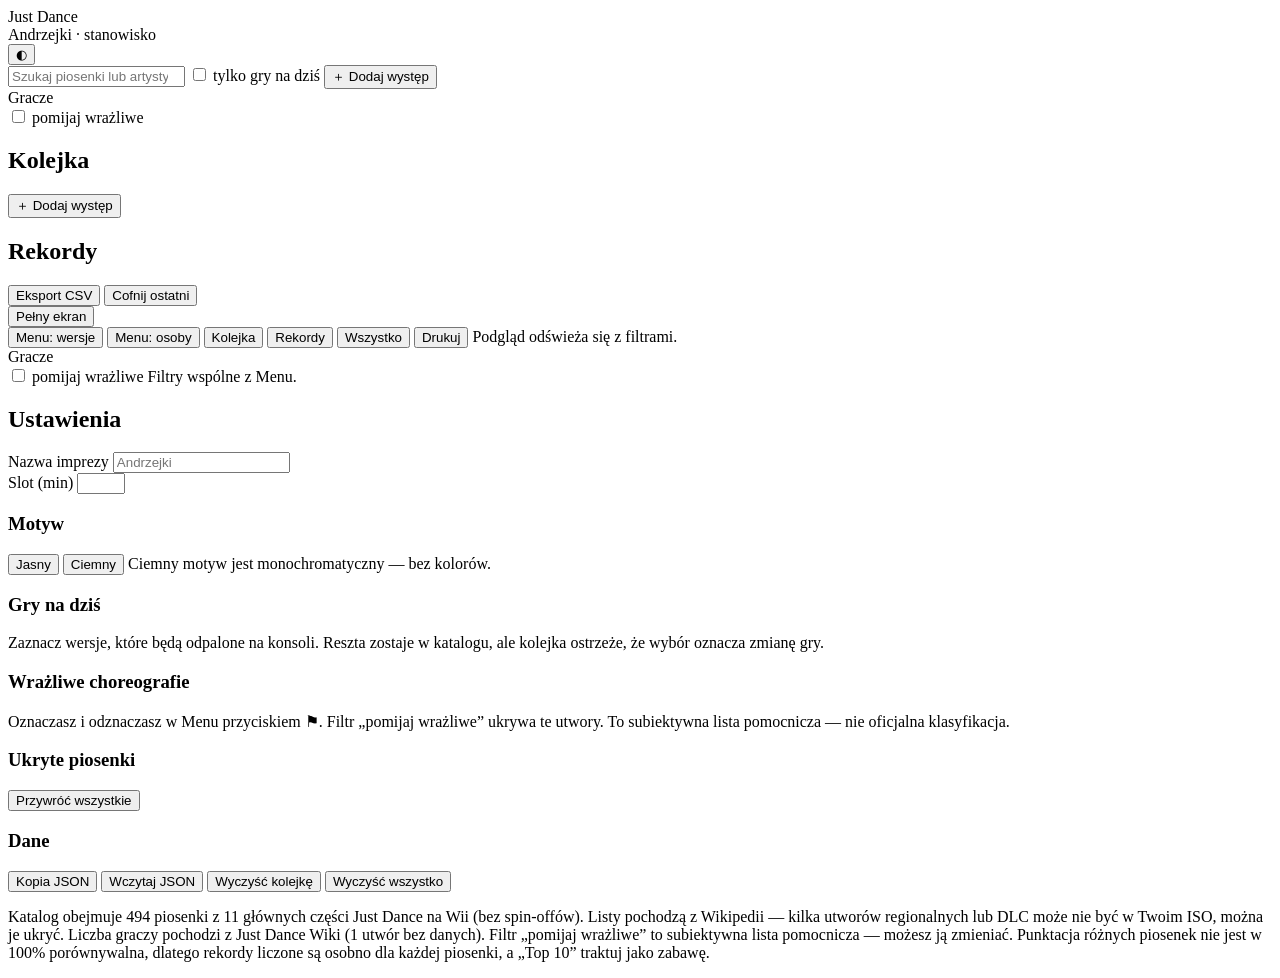
<file: src/template.html>
<!doctype html>
<html lang="pl">
<head>
<meta charset="utf-8">
<meta name="viewport" content="width=device-width, initial-scale=1">
<title>Just Dance — stanowisko</title>
<style>__CSS__</style>
</head>
<body data-tab="menu">

<header class="top">
  <div class="brand">
    <div class="logo">Just Dance</div>
    <div class="sub" id="eventLabel">Andrzejki · stanowisko</div>
  </div>
  <nav class="tabs" id="tabs"></nav>
  <div class="today" id="todayLabel"></div>
  <button class="icon theme-toggle" data-action="theme-toggle" title="Jasny / ciemny motyw" aria-label="Zmień motyw">◐</button>
</header>

<main>
  <!-- MENU -->
  <section id="view-menu" class="view active">
    <div class="panel toolbar">
      <div class="toolbar-main">
        <input id="menuSearch" class="search" type="search" placeholder="Szukaj piosenki lub artysty…" autocomplete="off">
        <label class="switch"><input type="checkbox" id="todayOnly"> tylko gry na dziś</label>
        <button class="btn primary" data-action="add-open">＋ Dodaj występ</button>
      </div>
      <div class="toolbar-sub">
        <span class="filter-label">Gracze</span>
        <div id="playerChips" class="player-chips"></div>
        <label class="switch family-switch"><input type="checkbox" id="familyOnly"> pomijaj wrażliwe</label>
        <span id="filterNote" class="filter-note"></span>
      </div>
    </div>
    <div id="gameChips" class="chips"></div>
    <div id="menuCount" class="hint count"></div>
    <div id="songList" class="song-list"></div>
  </section>

  <!-- QUEUE -->
  <section id="view-queue" class="view">
    <div class="panel queue-top">
      <div>
        <h2>Kolejka</h2>
        <p class="hint" id="queueHint"></p>
      </div>
      <button class="btn primary" data-action="add-open">＋ Dodaj występ</button>
    </div>
    <div id="queueBody"></div>
  </section>

  <!-- RECORDS -->
  <section id="view-records" class="view">
    <div class="panel queue-top">
      <div>
        <h2>Rekordy</h2>
        <p class="hint" id="recordsHint"></p>
      </div>
      <div class="row">
        <button class="btn ghost" data-action="export-csv">Eksport CSV</button>
        <button class="btn ghost" data-action="undo-last">Cofnij ostatni</button>
      </div>
    </div>
    <div id="recordsBody"></div>
  </section>

  <!-- BOARD -->
  <section id="view-board" class="view board">
    <div class="board-top">
      <div class="board-clock" id="boardClock"></div>
      <button class="btn ghost" data-action="fullscreen">Pełny ekran</button>
    </div>
    <div id="boardBody"></div>
  </section>

  <!-- PRINT -->
  <section id="view-print" class="view">
    <div class="panel print-toolbar no-print">
      <button class="chip mode-btn" data-action="print-mode" data-mode="menu-version">Menu: wersje</button>
      <button class="chip mode-btn" data-action="print-mode" data-mode="menu-people">Menu: osoby</button>
      <button class="chip mode-btn" data-action="print-mode" data-mode="queue">Kolejka</button>
      <button class="chip mode-btn" data-action="print-mode" data-mode="records">Rekordy</button>
      <button class="chip mode-btn" data-action="print-mode" data-mode="all">Wszystko</button>
      <button class="btn primary" data-action="do-print">Drukuj</button>
      <span class="hint" style="margin-left:auto">Podgląd odświeża się z filtrami.</span>
    </div>
    <div class="panel print-toolbar no-print">
      <span class="filter-label">Gracze</span>
      <div id="printPlayerChips" class="player-chips"></div>
      <label class="switch family-switch"><input type="checkbox" id="printFamilyOnly"> pomijaj wrażliwe</label>
      <span class="hint" style="margin-left:auto">Filtry wspólne z Menu.</span>
    </div>
    <div id="printSheet" class="sheet"></div>
  </section>

  <!-- SETTINGS -->
  <section id="view-settings" class="view">
    <div class="panel">
      <h2>Ustawienia</h2>
      <div class="row" style="margin-top:12px;align-items:flex-end">
        <div class="field" style="flex:1 1 260px;margin:0">
          <span>Nazwa imprezy</span>
          <input id="setEvent" class="input" maxlength="60" placeholder="Andrzejki">
        </div>
        <div class="field" style="width:150px;margin:0">
          <span>Slot (min)</span>
          <input id="setSlot" class="input" type="number" min="1" max="15" step="1">
        </div>
      </div>
    </div>

    <div class="panel">
      <h3>Motyw</h3>
      <div class="row" style="margin-top:10px">
        <button class="chip theme-chip" data-action="theme" data-theme="light">Jasny</button>
        <button class="chip theme-chip" data-action="theme" data-theme="dark">Ciemny</button>
        <span class="hint">Ciemny motyw jest monochromatyczny — bez kolorów.</span>
      </div>
    </div>

    <div class="panel">
      <h3>Gry na dziś</h3>
      <p class="hint" style="margin:6px 0 12px">Zaznacz wersje, które będą odpalone na konsoli. Reszta zostaje w katalogu, ale kolejka ostrzeże, że wybór oznacza zmianę gry.</p>
      <div id="settingsGames" class="game-grid"></div>
    </div>

    <div class="panel">
      <h3>Wrażliwe choreografie</h3>
      <p class="hint" id="adultCount" style="margin:6px 0 10px"></p>
      <div id="adultList" class="hidden-list"></div>
      <p class="hint" style="margin-top:10px">Oznaczasz i odznaczasz w Menu przyciskiem ⚑. Filtr „pomijaj wrażliwe” ukrywa te utwory. To subiektywna lista pomocnicza — nie oficjalna klasyfikacja.</p>
    </div>

    <div class="panel">
      <h3>Ukryte piosenki</h3>
      <p class="hint" id="hiddenCount" style="margin:6px 0 10px"></p>
      <button class="btn ghost" data-action="restore-hidden">Przywróć wszystkie</button>
      <div id="hiddenList" class="hidden-list"></div>
    </div>

    <div class="panel">
      <h3>Dane</h3>
      <div class="row" style="margin-top:10px">
        <button class="btn ghost" data-action="export-json">Kopia JSON</button>
        <button class="btn ghost" data-action="import-json">Wczytaj JSON</button>
        <button class="btn ghost" data-action="reset-queue">Wyczyść kolejkę</button>
        <button class="btn danger" data-action="reset-all">Wyczyść wszystko</button>
      </div>
      <input type="file" id="importFile" accept="application/json,.json" hidden>
    </div>

    <div class="panel small">
      <p class="hint">Katalog obejmuje 494 piosenki z 11 głównych części Just Dance na Wii (bez spin-offów). Listy pochodzą z Wikipedii — kilka utworów regionalnych lub DLC może nie być w Twoim ISO, można je ukryć. Liczba graczy pochodzi z Just Dance Wiki (1 utwór bez danych). Filtr „pomijaj wrażliwe” to subiektywna lista pomocnicza — możesz ją zmieniać. Punktacja różnych piosenek nie jest w 100% porównywalna, dlatego rekordy liczone są osobno dla każdej piosenki, a „Top 10” traktuj jako zabawę.</p>
    </div>
  </section>
</main>

<div id="toast" class="toast"></div>

<dialog id="addDialog" class="dlg">
  <form id="addForm" class="dlg-inner">
    <h2>Dodaj występ</h2>
    <div class="field">
      <span>Drużyna</span>
      <input id="addTeam" class="input" maxlength="40" required placeholder="np. Ekipa z 3B">
    </div>
    <div class="field">
      <span>Skład (opcjonalnie)</span>
      <div id="addMembers" class="members-editor"></div>
      <button type="button" class="btn tiny ghost" data-action="add-member">＋ Dodaj osobę</button>
    </div>
    <div class="field">
      <span>Piosenki</span>
      <div id="addSelected" class="selected-list"></div>
      <input id="addSearch" class="input" placeholder="Szukaj tytułu lub artysty…" autocomplete="off">
      <div id="addResults" class="results"></div>
      <p class="hint" id="addWarn" style="margin-top:8px"></p>
    </div>
    <div class="dlg-actions">
      <button type="button" class="btn ghost" data-action="add-cancel">Anuluj</button>
      <button type="submit" class="btn primary" id="addSubmit">Dodaj do kolejki</button>
    </div>
  </form>
</dialog>

<dialog id="scoreDialog" class="dlg">
  <form id="scoreForm" class="dlg-inner">
    <h2>Wynik występu</h2>
    <div id="scoreSummary" style="margin-bottom:12px"></div>
    <div class="field">
      <span>Punkty z gry</span>
      <input id="scoreInput" class="input" type="number" min="0" max="30000" step="1" inputmode="numeric" placeholder="np. 11250">
    </div>
    <div class="field">
      <span>Gwiazdki (opcjonalnie)</span>
      <div class="stars" id="starButtons">
        <button type="button" class="star" data-action="star" data-stars="1">1</button>
        <button type="button" class="star" data-action="star" data-stars="2">2</button>
        <button type="button" class="star" data-action="star" data-stars="3">3</button>
        <button type="button" class="star" data-action="star" data-stars="4">4</button>
        <button type="button" class="star" data-action="star" data-stars="5">5</button>
      </div>
      <p class="hint">Puste punkty = występ bez wyniku (nie wejdzie do rekordów).</p>
    </div>
    <div class="dlg-actions">
      <button type="button" class="btn ghost" data-action="score-cancel">Anuluj</button>
      <button type="button" class="btn ghost" data-action="score-skip">Bez wyniku</button>
      <button type="submit" class="btn primary">Zapisz wynik</button>
    </div>
  </form>
</dialog>

<script type="application/json" id="gamesData">__GAMES_JSON__</script>
<script type="application/json" id="songsData">__SONGS_JSON__</script>
<script>
(() => {
  "use strict";

  const GAMES = JSON.parse(document.getElementById('gamesData').textContent);
  const SONGS = JSON.parse(document.getElementById('songsData').textContent);
  const GMAP = Object.fromEntries(GAMES.map(g => [g.id, g]));
  const SMAP = Object.fromEntries(SONGS.map(s => [s.id, s]));
  const GAME_ORDER = GAMES.map(g => g.id);
  const LS = 'jd-stanowisko-v1';

  const $  = (sel, root = document) => root.querySelector(sel);
  const $$ = (sel, root = document) => Array.from(root.querySelectorAll(sel));
  const esc = s => String(s ?? '').replace(/[&<>"']/g, c => ({'&':'&amp;','<':'&lt;','>':'&gt;','"':'&quot;',"'":'&#39;'}[c]));
  const norm = s => String(s ?? '').toLowerCase().normalize('NFD').replace(/[\u0300-\u036f]/g,'').replace(/ł/g,'l').replace(/ø/g,'o').replace(/ß/g,'ss');
  const uid = () => (crypto.randomUUID ? crypto.randomUUID() : 'id-' + Math.random().toString(36).slice(2) + Date.now());
  const fmt = sec => {
    sec = Math.max(0, Math.floor(sec));
    return String(Math.floor(sec/60)).padStart(2,'0') + ':' + String(sec%60).padStart(2,'0');
  };
  const songOf = id => SMAP[id] || null;
  const gameOf = id => (SMAP[id] ? SMAP[id].game : null);
  const gameName = gid => (GMAP[gid] ? GMAP[gid].full : gid);
  const gameShort = gid => (GMAP[gid] ? GMAP[gid].short : gid);
  const gameBadge = gid => {
    const g = GMAP[gid];
    if (!g) return '';
    return '<span class="gbadge" style="--gc:' + g.color + '">' + esc(g.short) + '</span>';
  };
  const dateStr = ts => new Date(ts).toLocaleDateString('pl-PL');
  const timeStr = ts => new Date(ts).toLocaleTimeString('pl-PL', {hour:'2-digit', minute:'2-digit'});
  const normalizeMembers = m => {
    if (Array.isArray(m)) return m.map(x => String(x).trim()).filter(Boolean);
    if (typeof m === 'string' && m.trim()) return m.split(',').map(x => x.trim()).filter(Boolean);
    return [];
  };

  // ---------- state ----------
  const defaultState = () => ({
    event: 'Andrzejki',
    slot: 5,
    todayGames: ['JD2019', 'JD2020'],
    hidden: [],
    queue: [],
    current: null,
    history: [],
    filterPlayers: 'all',
    familyOnly: false,
    adultOverrides: {},
    theme: 'light'
  });

  function loadState() {
    try {
      const raw = JSON.parse(localStorage.getItem(LS));
      if (!raw) return defaultState();
      const d = defaultState();
      return {
        ...d,
        ...raw,
        slot: Number(raw.slot) || d.slot,
        todayGames: Array.isArray(raw.todayGames) ? raw.todayGames.filter(g => GMAP[g]) : d.todayGames,
        hidden: Array.isArray(raw.hidden) ? raw.hidden.filter(id => SMAP[id]) : [],
        queue: Array.isArray(raw.queue) ? raw.queue.filter(q => q && q.id && SMAP[q.songId]).map(q => ({ ...q, members: normalizeMembers(q.members) })) : [],
        current: raw.current && SMAP[raw.current.songId] ? { ...raw.current, members: normalizeMembers(raw.current.members) } : null,
        history: Array.isArray(raw.history) ? raw.history.filter(h => h && SMAP[h.songId]).map(h => ({ ...h, members: normalizeMembers(h.members) })) : [],
        filterPlayers: ['all', '1', '2', '3', '4'].includes(String(raw.filterPlayers)) ? String(raw.filterPlayers) : 'all',
        familyOnly: !!raw.familyOnly,
        adultOverrides: raw.adultOverrides && typeof raw.adultOverrides === 'object' ? raw.adultOverrides : {},
        theme: raw.theme === 'dark' ? 'dark' : 'light'
      };
    } catch (e) {
      return defaultState();
    }
  }

  let state = loadState();
  const ui = {
    tab: 'menu',
    menuGame: 'ALL',
    menuQuery: '',
    todayOnly: false,
    printMode: 'menu-version',
    addSongIds: [],
    addMembers: [],
    addStars: 0
  };

  function save() {
    try { localStorage.setItem(LS, JSON.stringify(state)); } catch (e) {}
  }

  function applyTheme() {
    document.documentElement.dataset.theme = state.theme === 'dark' ? 'dark' : 'light';
  }

  // ---------- toast ----------
  let toastTimer = null;
  function toast(msg, kind = '') {
    const el = $('#toast');
    el.textContent = msg;
    el.className = 'toast show ' + kind;
    clearTimeout(toastTimer);
    toastTimer = setTimeout(() => { el.className = 'toast'; }, 3400);
  }

  // ---------- header / tabs ----------
  function renderHeader() {
    $('#eventLabel').textContent = (state.event || 'Andrzejki') + ' · stanowisko';
    let today;
    if (!state.todayGames.length) {
      today = '<span class="hint">brak gier na dziś</span>';
    } else if (state.todayGames.length <= 4) {
      today = state.todayGames.map(g => gameBadge(g)).join(' ');
    } else {
      const names = state.todayGames.map(g => gameName(g)).join(', ');
      today = '<span title="' + esc(names) + '">' + state.todayGames.length + ' gier</span>';
    }
    $('#todayLabel').innerHTML = '<span class="hint">Dziś:</span> ' + today;
    document.title = (state.event || 'Andrzejki') + ' — Just Dance';
  }

  function renderTabs() {
    const tabs = [
      ['menu', 'Menu'],
      ['queue', 'Kolejka'],
      ['records', 'Rekordy'],
      ['board', 'Tablica'],
      ['print', 'Wydruk'],
      ['settings', 'Ustawienia']
    ];
    $('#tabs').innerHTML = tabs.map(([id, label]) => {
      let badge = '';
      if (id === 'queue' && state.queue.length) badge = '<span class="badge">' + state.queue.length + '</span>';
      if (id === 'records' && state.history.length) badge = '<span class="badge">' + state.history.length + '</span>';
      return '<button class="tab ' + (ui.tab === id ? 'active' : '') + '" data-action="tab" data-tab="' + id + '">' + label + badge + '</button>';
    }).join('');
  }

  // ---------- filters ----------
  function adultOf(s) {
    return Object.prototype.hasOwnProperty.call(state.adultOverrides, s.id)
      ? !!state.adultOverrides[s.id]
      : !!s.adult;
  }
  const playersLabel = s => s.players ? s.players + ' os.' : '? os.';
  function matchesFilters(s) {
    if (state.familyOnly && adultOf(s)) return false;
    if (state.filterPlayers !== 'all' && String(s.players) !== state.filterPlayers) return false;
    return true;
  }

  function syncFilterControls() {
    const opts = [['all', 'Wszyscy'], ['1', '1 os.'], ['2', '2 os.'], ['3', '3 os.'], ['4', '4 os.']];
    const html = opts.map(([v, label]) =>
      '<button class="chip ' + (state.filterPlayers === v ? 'active' : '') + '" data-action="players" data-players="' + v + '">' + label + '</button>'
    ).join('');
    ['#playerChips', '#printPlayerChips'].forEach(sel => {
      const el = $(sel);
      if (el) el.innerHTML = html;
    });
    ['#familyOnly', '#printFamilyOnly'].forEach(sel => {
      const el = $(sel);
      if (el) el.checked = state.familyOnly;
    });
  }

  function renderFilterNote() {
    const visible = visibleSongs();
    const adults = visible.filter(adultOf).length;
    const unknown = visible.filter(s => !s.players).length;
    $('#filterNote').textContent = 'Wrażliwe: ' + adults + ' · bez danych o graczach: ' + unknown;
  }

  // ---------- menu ----------
  function visibleSongs() {
    return SONGS.filter(s => !state.hidden.includes(s.id));
  }

  function menuList() {
    const q = norm(ui.menuQuery);
    return visibleSongs()
      .filter(s => ui.menuGame === 'ALL' || s.game === ui.menuGame)
      .filter(s => !ui.todayOnly || state.todayGames.includes(s.game))
      .filter(matchesFilters)
      .filter(s => !q || norm(s.title + ' ' + s.artist + ' ' + gameShort(s.game)).includes(q));
  }

  function renderMenuChips() {
    const base = visibleSongs()
      .filter(s => !ui.todayOnly || state.todayGames.includes(s.game))
      .filter(matchesFilters);
    const counts = {};
    base.forEach(s => { counts[s.game] = (counts[s.game] || 0) + 1; });
    const total = base.length;
    let html = '<button class="chip ' + (ui.menuGame === 'ALL' ? 'active' : '') + '" data-action="menu-game" data-game="ALL">Wszystkie <b>' + total + '</b></button>';
    html += GAMES.map(g => {
      const n = counts[g.id] || 0;
      if (!n) return '';
      return '<button class="chip ' + (ui.menuGame === g.id ? 'active' : '') + '" data-action="menu-game" data-game="' + g.id + '">' + esc(g.short) + ' <b>' + n + '</b></button>';
    }).join('');
    $('#gameChips').innerHTML = html;
  }

  function renderSongList() {
    const list = menuList();
    const bits = [list.length + ' piosenek'];
    if (ui.todayOnly) bits.push('tylko gry na dziś');
    if (state.filterPlayers !== 'all') bits.push(state.filterPlayers + ' os.');
    if (state.familyOnly) bits.push('bez wrażliwych');
    if (state.hidden.length) bits.push('ukryte: ' + state.hidden.length);
    if (state.filterPlayers !== 'all') {
      const unknown = visibleSongs().filter(s => !s.players).length;
      if (unknown) bits.push(unknown + ' bez danych o graczach pominięto');
    }
    $('#menuCount').textContent = bits.join(' · ');

    if (!list.length) {
      $('#songList').innerHTML = '<div class="empty"><strong>Brak wyników</strong>Spróbuj innej frazy albo zmień filtr gry lub graczy.<div style="margin-top:14px"><button class="btn ghost" data-action="clear-filters">Wyczyść filtry</button></div></div>';
      return;
    }

    $('#songList').innerHTML = list.map(s => {
      const adult = adultOf(s);
      return (
        '<div class="song">' +
          '<div class="song-main">' +
            '<div class="song-title">' + esc(s.title) + '</div>' +
            '<div class="song-sub">' + esc(s.artist) + (s.year ? ' · ' + esc(s.year) : '') + '</div>' +
          '</div>' +
          '<div class="song-badge">' +
            gameBadge(s.game) +
            '<span class="pbadge' + (s.players ? '' : ' unknown') + '">' + playersLabel(s) + '</span>' +
            (adult ? '<span class="tag flag" title="Oznaczona jako wrażliwa choreografia">wrażliwe</span>' : '') +
          '</div>' +
          '<div class="song-actions">' +
            '<button class="btn tiny primary" data-action="add-song" data-song="' + s.id + '">＋ Kolejka</button>' +
            '<button class="icon' + (adult ? ' on' : '') + '" title="Oznacz / odznacz jako wrażliwe" data-action="toggle-adult" data-song="' + s.id + '">⚑</button>' +
            '<button class="icon" title="Ukryj piosenkę" data-action="hide-song" data-song="' + s.id + '">✕</button>' +
          '</div>' +
        '</div>'
      );
    }).join('');
  }

  function renderMenu() {
    const search = $('#menuSearch');
    if (document.activeElement !== search) search.value = ui.menuQuery;
    $('#todayOnly').checked = ui.todayOnly;
    syncFilterControls();
    renderFilterNote();
    renderMenuChips();
    renderSongList();
  }

  // ---------- queue ----------
  function switchInfo() {
    let last = state.current ? gameOf(state.current.songId) : null;
    let switches = 0;
    const flags = {};
    for (const q of state.queue) {
      const g = gameOf(q.songId);
      const sw = !!(last && g !== last);
      flags[q.id] = sw;
      if (sw) switches++;
      last = g;
    }
    return { flags, switches };
  }

  function renderQueue() {
    const cur = state.current;
    const curSong = cur ? songOf(cur.songId) : null;
    const curMembers = cur ? normalizeMembers(cur.members) : [];
    const { flags, switches } = switchInfo();

    let hint = '4 piloty = maks. 4 osoby. Jedna piosenka i zmiana — tak jest sprawiedliwie.';
    if (switches > 0) hint += ' W kolejce ' + switches + ' zmiana/y gry — pogrupuj występy z tej samej wersji, żeby mniej przełączać.';
    $('#queueHint').textContent = hint;

    let html = '';

    if (cur && curSong) {
      const slot = Math.max(1, Number(state.slot) || 5) * 60;
      const elapsed = Math.floor((Date.now() - (cur.startedAt || Date.now())) / 1000);
      const over = elapsed > slot;
      html +=
        '<div class="panel now ' + (over ? 'over' : '') + '">' +
          '<div class="now-label">TERAZ GRA</div>' +
          '<div class="now-main">' +
            '<div>' +
              '<div class="now-team">' + esc(cur.team) + '</div>' +
              '<div class="now-song">' + esc(curSong.title) + '</div>' +
              '<div class="song-sub">' + esc(curSong.artist) + ' ' + gameBadge(curSong.game) +
                ' <span class="pbadge' + (curSong.players ? '' : ' unknown') + '">' + playersLabel(curSong) + '</span>' +
                (adultOf(curSong) ? ' <span class="tag flag">wrażliwe</span>' : '') +
              '</div>' +
              (curMembers.length ? '<div class="member-list now-members">' + curMembers.map(m => '<span class="member">' + esc(m) + '</span>').join('') + '</div>' : '') +
            '</div>' +
            '<div class="timer">' +
              '<div class="timer-text" id="timerText">' + fmt(elapsed) + '</div>' +
              '<div class="timer-bar"><i id="timerBar" style="width:' + Math.min(100, elapsed / slot * 100) + '%"></i></div>' +
              '<div class="timer-hint" id="timerHint">' + (over ? '+' + fmt(elapsed - slot) + ' po czasie' : 'pozostało ' + fmt(slot - elapsed)) + '</div>' +
            '</div>' +
          '</div>' +
          '<div class="row" style="margin-top:14px">' +
            '<button class="btn primary" data-action="finish">Zakończ i wpisz wynik</button>' +
            '<button class="btn ghost" data-action="cancel-current">Anuluj występ</button>' +
          '</div>' +
        '</div>';
    } else {
      html +=
        '<div class="empty" style="margin-bottom:14px">' +
          '<strong>Stanowisko wolne</strong>' +
          (state.queue.length ? 'Możesz zacząć pierwszą drużynę z kolejki.' : 'Dodaj pierwszy występ, żeby zacząć.') +
          (state.queue.length ? '<div style="margin-top:14px"><button class="btn primary" data-action="start" data-id="' + state.queue[0].id + '">▶ Start następnego</button></div>' : '') +
        '</div>';
    }

    if (state.queue.length) {
      html += '<h3 class="q-title">Następni <span class="hint">(' + state.queue.length + ')</span></h3><div class="q-list">';
      html += state.queue.map((q, i) => {
        const s = songOf(q.songId);
        const qMembers = normalizeMembers(q.members);
        const notToday = !state.todayGames.includes(s.game);
        const tags = [];
        if (flags[q.id]) tags.push('<span class="tag warn">zmiana gry</span>');
        if (notToday) tags.push('<span class="tag bad">poza listą na dziś</span>');
        return (
          '<div class="q-item ' + (i === 0 ? 'next' : '') + '">' +
            '<div class="q-pos">' + (i + 1) + '</div>' +
            '<div class="q-main">' +
              '<div class="q-team">' + esc(q.team) + '</div>' +
              '<div class="q-song">' + esc(s.title) + ' <span class="hint">· ' + esc(s.artist) + '</span></div>' +
              '<div class="q-meta">' + gameBadge(s.game) +
                '<span class="pbadge' + (s.players ? '' : ' unknown') + '">' + playersLabel(s) + '</span>' +
                (adultOf(s) ? '<span class="tag flag">wrażliwe</span>' : '') +
                (qMembers.length ? '<span class="member-list">' + qMembers.map(m => '<span class="member">' + esc(m) + '</span>').join('') + '</span>' : '') +
                tags.join('') +
              '</div>' +
            '</div>' +
            '<div class="q-actions">' +
              '<button class="btn tiny primary" data-action="start" data-id="' + q.id + '" ' + (cur ? 'disabled' : '') + '>▶ Start</button>' +
              '<button class="icon" title="W górę" data-action="q-up" data-id="' + q.id + '">↑</button>' +
              '<button class="icon" title="W dół" data-action="q-down" data-id="' + q.id + '">↓</button>' +
              '<button class="icon danger" title="Usuń" data-action="q-del" data-id="' + q.id + '">✕</button>' +
            '</div>' +
          '</div>'
        );
      }).join('');
      html += '</div>';
    } else if (cur) {
      html += '<div class="empty" style="margin-top:14px"><strong>Kolejka pusta</strong>Dodaj następny występ, żeby nie było przestoju.</div>';
    }

    $('#queueBody').innerHTML = html;
  }

  // ---------- records ----------
  function bestRecords() {
    const best = new Map();
    for (const h of state.history) {
      if (h.score === null || h.score === undefined || h.score === '') continue;
      const prev = best.get(h.songId);
      if (!prev || Number(h.score) > Number(prev.score)) best.set(h.songId, h);
    }
    return best;
  }

  function renderRecords() {
    const scored = state.history.filter(h => h.score !== null && h.score !== undefined && h.score !== '');
    const teams = new Set(state.history.map(h => h.team));
    const recs = bestRecords();

    $('#recordsHint').textContent = scored.length + ' wyników · ' + teams.size + ' drużyn · ' + recs.size + ' piosenek z rekordem';

    if (!state.history.length) {
      $('#recordsBody').innerHTML = '<div class="empty"><strong>Jeszcze nic nie zagrane</strong>Wpisz pierwszy wynik po występie — rekordy pojawią się tutaj.</div>';
      return;
    }

    let html = '';
    const top = scored.slice().sort((a, b) => Number(b.score) - Number(a.score)).slice(0, 10);
    if (top.length) {
      html += '<div class="panel"><h3>Top 10 wieczoru</h3><p class="hint" style="margin:4px 0 8px">Różne piosenki mają różne maksimum — to bardziej zabawa niż ranking.</p><div class="top-list">';
      html += top.map(h => {
        const s = songOf(h.songId);
        return '<div class="top-item">' +
          '<div><div class="rec-title">' + esc(h.team) + '</div><div class="rec-sub">' + esc(s.title) + ' · ' + esc(gameShort(s.game)) + '</div></div>' +
          '<div class="top-score">' + Number(h.score).toLocaleString('pl-PL') + '</div>' +
        '</div>';
      }).join('');
      html += '</div></div>';
    }

    const rows = Array.from(recs.values()).sort((a, b) => {
      const sa = songOf(a.songId), sb = songOf(b.songId);
      return (GAME_ORDER.indexOf(sa.game) - GAME_ORDER.indexOf(sb.game)) || sa.title.localeCompare(sb.title, 'pl');
    });

    html += '<div class="panel"><h3>Rekordy piosenek</h3><p class="hint" style="margin:4px 0 8px">Najlepszy wynik na danej piosence. Pobij rekord — to główna mechanika stanowiska.</p>';
    html += rows.map(h => {
      const s = songOf(h.songId);
      const stars = h.stars ? ' · ' + '★'.repeat(Number(h.stars)) : '';
      return '<div class="rec">' +
        '<div><div class="rec-title">' + esc(s.title) + ' ' + gameBadge(s.game) + '</div><div class="rec-sub">' + esc(s.artist) + ' · ' + esc(h.team) + stars + '</div></div>' +
        '<div class="rec-score"><b>' + Number(h.score).toLocaleString('pl-PL') + '</b><span>' + timeStr(h.at) + '</span></div>' +
      '</div>';
    }).join('');
    html += '</div>';

    $('#recordsBody').innerHTML = html;
  }

  // ---------- board ----------
  function renderBoard() {
    const cur = state.current;
    const curSong = cur ? songOf(cur.songId) : null;
    const recs = bestRecords();
    let top = null;
    for (const h of recs.values()) {
      if (!top || Number(h.score) > Number(top.score)) top = h;
    }

    let html = '';
    if (cur && curSong) {
      const elapsed = Math.floor((Date.now() - (cur.startedAt || Date.now())) / 1000);
      html +=
        '<div class="board-now">' +
          '<div class="board-kicker">TERAZ GRA</div>' +
          '<div class="board-team">' + esc(cur.team) + '</div>' +
          '<div class="board-song">' + esc(curSong.title) + '</div>' +
          '<div class="board-meta">' +
            '<span>' + esc(curSong.artist) + '</span>' +
            gameBadge(curSong.game) +
            '<span class="board-timer" id="boardTimer">' + fmt(elapsed) + '</span>' +
          '</div>' +
        '</div>';
    } else {
      html +=
        '<div class="board-free">' +
          '<div class="big">WOLNE STANOWISKO</div>' +
          '<div class="sub">Kto następny? Zapraszamy do tańca.</div>' +
        '</div>';
    }

    if (state.queue.length) {
      html += '<div class="board-next">';
      html += state.queue.slice(0, 3).map((q, i) => {
        const s = songOf(q.songId);
        return '<div class="panel"><div class="hint">' + (i === 0 ? 'NASTĘPNY' : 'W KOLEJCE') + '</div>' +
          '<div class="n-team">' + esc(q.team) + '</div>' +
          '<div class="n-song">' + esc(s.title) + ' · ' + esc(gameShort(s.game)) + '</div></div>';
      }).join('');
      html += '</div>';
    }

    if (top) {
      const s = songOf(top.songId);
      html += '<div class="panel board-record"><div class="hint">REKORD WIECZORU</div>' +
        '<div class="big">' + Number(top.score).toLocaleString('pl-PL') + '</div>' +
        '<div class="hint">' + esc(top.team) + ' · ' + esc(s.title) + '</div></div>';
    }

    $('#boardBody').innerHTML = html;
  }

  // ---------- print ----------
  function printSongRow(s, showGame) {
    const tag = showGame ? esc(gameShort(s.game)) : playersLabel(s);
    const flag = (!state.familyOnly && adultOf(s)) ? ' <b class="ps-flag">⚑</b>' : '';
    return '<div class="print-song"><div class="ps-row">' +
      '<span class="ps-title"><b>' + esc(s.title) + '</b> <span class="ps-artist">— ' + esc(s.artist) + '</span></span>' +
      '<span class="ps-tag">' + tag + flag + '</span>' +
    '</div></div>';
  }

  function printMenuHTML(group) {
    const games = state.todayGames.length ? state.todayGames : GAME_ORDER;
    const pool = SONGS.filter(s => !state.hidden.includes(s.id) && matchesFilters(s) && games.includes(s.game));
    let html = '<h2>Menu piosenek — ' + (group === 'players' ? 'wg liczby osób' : 'wg wersji') + '</h2>';

    if (!pool.length) {
      html += '<p>Brak piosenek dla tych filtrów.</p>';
    } else if (group === 'players') {
      const groups = [[1, '1 osoba'], [2, '2 osoby'], [3, '3 osoby'], [4, '4 osoby'], [null, 'brak danych']];
      groups.forEach(([n, label]) => {
        const list = pool.filter(s => n === null ? !s.players : s.players === n)
          .sort((a, b) => a.title.localeCompare(b.title, 'pl'));
        if (!list.length) return;
        html += '<h3>' + label + ' <span class="n">(' + list.length + ')</span></h3>';
        html += '<div class="print-cols">' + list.map(s => printSongRow(s, true)).join('') + '</div>';
      });
    } else {
      games.forEach(gid => {
        const list = pool.filter(s => s.game === gid)
          .sort((a, b) => a.title.localeCompare(b.title, 'pl'));
        if (!list.length) return;
        html += '<h3>' + esc(gameName(gid)) + ' <span class="n">(' + list.length + ')</span></h3>';
        html += '<div class="print-cols">' + list.map(s => printSongRow(s, false)).join('') + '</div>';
      });
    }

    const filters = [];
    if (state.filterPlayers !== 'all') filters.push(state.filterPlayers + ' os.');
    if (state.familyOnly) filters.push('bez wrażliwych');
    html += '<p class="note">4 piloty = maks. 4 osoby na rundę. Jedna piosenka i zmiana.' +
      (filters.length ? ' Filtr: ' + filters.join(' · ') + '.' : '') +
      (!state.familyOnly ? ' ⚑ = wrażliwa choreografia.' : '') +
      ' Lista obejmuje podstawowy soundtrack; kilka utworów regionalnych/DLC może nie być w ISO.</p>';
    return html;
  }

  function printQueueHTML() {
    let html = '<h2>Kolejka</h2>';
    if (!state.queue.length && !state.current) {
      html += '<p>Kolejka pusta.</p>';
      return html;
    }
    html += '<table class="print-table"><thead><tr><th>#</th><th>Drużyna</th><th>Skład</th><th>Piosenka</th><th>Gra</th></tr></thead><tbody>';
    if (state.current) {
      const s = songOf(state.current.songId);
      html += '<tr><td>teraz</td><td><b>' + esc(state.current.team) + '</b></td><td>' + esc(normalizeMembers(state.current.members).join(', ')) + '</td><td>' + esc(s.title) + '</td><td>' + esc(gameShort(s.game)) + '</td></tr>';
    }
    state.queue.forEach((q, i) => {
      const s = songOf(q.songId);
      html += '<tr><td>' + (i + 1) + '</td><td><b>' + esc(q.team) + '</b></td><td>' + esc(normalizeMembers(q.members).join(', ')) + '</td><td>' + esc(s.title) + '</td><td>' + esc(gameShort(s.game)) + '</td></tr>';
    });
    html += '</tbody></table>';
    return html;
  }

  function printRecordsHTML() {
    const recs = bestRecords();
    let html = '<h2>Rekordy piosenek</h2>';
    if (!recs.size) { html += '<p>Brak wyników.</p>'; return html; }
    const rows = Array.from(recs.values()).sort((a, b) => {
      const sa = songOf(a.songId), sb = songOf(b.songId);
      return (GAME_ORDER.indexOf(sa.game) - GAME_ORDER.indexOf(sb.game)) || sa.title.localeCompare(sb.title, 'pl');
    });
    html += '<table class="print-table"><thead><tr><th>Piosenka</th><th>Gra</th><th>Drużyna</th><th>Punkty</th><th>★</th></tr></thead><tbody>';
    rows.forEach(h => {
      const s = songOf(h.songId);
      html += '<tr><td><b>' + esc(s.title) + '</b><br><span style="color:#666">' + esc(s.artist) + '</span></td><td>' + esc(gameShort(s.game)) + '</td><td>' + esc(h.team) + '</td><td>' + Number(h.score).toLocaleString('pl-PL') + '</td><td>' + (h.stars || '') + '</td></tr>';
    });
    html += '</tbody></table>';
    html += '<p class="note">Różne piosenki mają różne maksimum punktowe — rekordy liczone są osobno dla każdej piosenki.</p>';
    return html;
  }

  function renderPrint() {
    syncFilterControls();
    $$('.mode-btn').forEach(b => b.classList.toggle('active', b.dataset.mode === ui.printMode));
    const f = [];
    if (state.filterPlayers !== 'all') f.push(state.filterPlayers + ' os.');
    if (state.familyOnly) f.push('bez wrażliwych');
    const head =
      '<div>' +
        '<h1>' + esc(state.event || 'Andrzejki') + '</h1>' +
        '<div class="meta">Just Dance · stanowisko · 4 piloty · ' + dateStr(Date.now()) +
          (f.length ? ' · filtr: ' + f.join(' · ') : '') +
        '</div>' +
      '</div>';

    let body = '';
    if (ui.printMode === 'menu-people') {
      body = printMenuHTML('players');
    } else if (ui.printMode === 'menu-version') {
      body = printMenuHTML('game');
    } else if (ui.printMode === 'queue') {
      body = printQueueHTML();
    } else if (ui.printMode === 'records') {
      body = printRecordsHTML();
    } else {
      body = printMenuHTML('game') + '<div class="page-break"></div>' + printQueueHTML() + '<div class="page-break"></div>' + printRecordsHTML();
    }
    $('#printSheet').innerHTML = head + body;
  }

  // ---------- settings ----------
  function renderSettings() {
    const ev = $('#setEvent');
    if (document.activeElement !== ev) ev.value = state.event || '';
    const sl = $('#setSlot');
    if (document.activeElement !== sl) sl.value = state.slot;
    $$('.theme-chip').forEach(b => b.classList.toggle('active', b.dataset.theme === state.theme));

    $('#settingsGames').innerHTML = GAMES.map(g => {
      const n = SONGS.filter(s => s.game === g.id && !state.hidden.includes(s.id)).length;
      const on = state.todayGames.includes(g.id);
      return '<button class="game-card ' + (on ? 'on' : '') + '" data-action="toggle-game" data-game="' + g.id + '">' +
        '<span><span class="n">' + esc(g.full) + '</span><br><span class="c">' + n + ' piosenek · ' + g.year + '</span></span>' +
        '<span class="gbadge" style="--gc:' + g.color + '">' + (on ? 'DZIŚ' : 'off') + '</span>' +
      '</button>';
    }).join('');

    $('#hiddenCount').textContent = state.hidden.length
      ? 'Ukryte: ' + state.hidden.length + ' piosenek. Nie pokazują się w menu ani w wyszukiwarce.'
      : 'Nic nie jest ukryte.';
    $('#hiddenList').innerHTML = state.hidden.map(id => {
      const s = songOf(id);
      if (!s) return '';
      return '<div class="hidden-row"><span>' + esc(s.title) + ' <span class="hint">· ' + esc(gameShort(s.game)) + '</span></span>' +
        '<button class="btn tiny ghost" data-action="unhide-song" data-song="' + id + '">Przywróć</button></div>';
    }).join('');

    const adults = visibleSongs().filter(adultOf);
    $('#adultCount').textContent = adults.length
      ? 'Oznaczone: ' + adults.length + ' utworów. Filtr „pomijaj wrażliwe” ukrywa je w menu i w wyszukiwarce.'
      : 'Brak oznaczeń — filtr „pomijaj wrażliwe” nic nie ukrywa.';
    $('#adultList').innerHTML = adults.map(s =>
      '<div class="hidden-row"><span>' + esc(s.title) + ' <span class="hint">· ' + esc(gameShort(s.game)) + ' · ' + playersLabel(s) + '</span></span>' +
      '<button class="btn tiny ghost" data-action="toggle-adult" data-song="' + s.id + '">Cofnij</button></div>'
    ).join('');
  }

  // ---------- add dialog ----------
  function renderMembersEditor() {
    const box = $('#addMembers');
    if (!box) return;
    box.innerHTML = ui.addMembers.map((name, i) =>
      '<div class="member-row">' +
        '<input class="input" maxlength="30" placeholder="Osoba ' + (i + 1) + '" value="' + esc(name) + '" data-member-index="' + i + '">' +
        '<button type="button" class="icon" data-action="remove-member" data-index="' + i + '" title="Usuń osobę">✕</button>' +
      '</div>'
    ).join('');
  }

  function renderAddSelected() {
    const box = $('#addSelected');
    const songs = ui.addSongIds.map(id => SMAP[id]).filter(Boolean);
    if (!songs.length) {
      box.innerHTML = '<div class="selected-empty">Nie wybrano piosenek — wyszukaj i kliknij. Możesz dodać kilka naraz.</div>';
    } else {
      box.innerHTML = songs.map(s =>
        '<div class="selected-item">' +
          '<div><div class="t">' + esc(s.title) + '</div>' +
            '<div class="a">' + esc(s.artist) + ' · ' + playersLabel(s) + ' ' + gameBadge(s.game) +
              (adultOf(s) ? ' <span class="tag flag">wrażliwe</span>' : '') +
            '</div>' +
          '</div>' +
          '<button type="button" class="icon" data-action="clear-song" data-song="' + s.id + '" title="Usuń">✕</button>' +
        '</div>'
      ).join('');
    }
    const submit = $('#addSubmit');
    if (submit) submit.textContent = songs.length ? 'Dodaj do kolejki (' + songs.length + ')' : 'Dodaj do kolejki';

    const warns = [];
    if (songs.length) {
      const outside = songs.filter(s => !state.todayGames.includes(s.game)).length;
      const adult = songs.filter(adultOf).length;
      const mismatch = state.filterPlayers !== 'all' ? songs.filter(s => String(s.players) !== state.filterPlayers).length : 0;
      if (outside) warns.push(outside + ' spoza listy na dziś');
      if (adult) warns.push(adult + ' wrażliwych');
      if (mismatch) warns.push(mismatch + ' na inną liczbę osób');
    }
    $('#addWarn').textContent = warns.length ? 'Uwaga: ' + warns.join(' · ') + '.' : '';
  }

  function renderAddResults(query) {
    const q = norm(query);
    let list;
    if (!q) {
      const pool = state.todayGames.length ? visibleSongs().filter(s => state.todayGames.includes(s.game)) : visibleSongs();
      list = pool.slice(0, 10);
    } else {
      list = visibleSongs()
        .filter(s => norm(s.title + ' ' + s.artist + ' ' + gameShort(s.game)).includes(q))
        .slice(0, 12);
    }
    if (!list.length) {
      $('#addResults').innerHTML = '<div class="hint" style="padding:8px">Brak wyników. Spróbuj krótszej frazy.</div>';
      return;
    }
    $('#addResults').innerHTML = list.map(s => {
      const selected = ui.addSongIds.includes(s.id);
      return '<button type="button" class="result ' + (selected ? 'selected' : '') + '" data-action="pick-song" data-song="' + s.id + '">' +
        '<span><span class="rt">' + esc(s.title) + '</span><br><span class="ra">' + esc(s.artist) + '</span></span>' +
        '<span class="r-meta">' +
          '<span class="pbadge' + (s.players ? '' : ' unknown') + '">' + playersLabel(s) + '</span>' +
          (adultOf(s) ? '<span class="tag flag">wrażliwe</span>' : '') +
          gameBadge(s.game) +
          (selected ? '<span class="check">✓</span>' : '') +
        '</span>' +
      '</button>';
    }).join('');
  }

  function openAdd(songId) {
    ui.addSongIds = songId ? [songId] : [];
    ui.addMembers = ['', '', '', ''];
    const d = $('#addDialog');
    $('#addTeam').value = 'Drużyna ' + (state.queue.length + (state.current ? 1 : 0) + 1);
    $('#addSearch').value = '';
    renderMembersEditor();
    renderAddSelected();
    renderAddResults('');
    if (!d.open) d.showModal();
    setTimeout(() => { const el = $('#addTeam'); el.focus(); el.select(); }, 60);
  }

  function closeAdd() {
    const d = $('#addDialog');
    if (d.open) d.close();
    ui.addSongIds = [];
    ui.addMembers = [];
  }

  // ---------- score dialog ----------
  function renderStars() {
    $$('#starButtons .star').forEach(b => {
      b.classList.toggle('on', Number(b.dataset.stars) <= Number(ui.addStars || 0));
    });
  }

  function openScore() {
    if (!state.current) return;
    const cur = state.current;
    const s = songOf(cur.songId);
    $('#scoreSummary').innerHTML =
      '<div class="rec-title">' + esc(cur.team) + '</div>' +
      '<div class="rec-sub">' + esc(s.title) + ' · ' + esc(s.artist) + ' ' + gameBadge(s.game) + '</div>';
    $('#scoreInput').value = '';
    ui.addStars = 0;
    renderStars();
    const d = $('#scoreDialog');
    if (!d.open) d.showModal();
    setTimeout(() => $('#scoreInput').focus(), 60);
  }

  function closeScore() {
    const d = $('#scoreDialog');
    if (d.open) d.close();
  }

  function saveScore(score) {
    const cur = state.current;
    if (!cur) return;
    const s = songOf(cur.songId);
    const prevBest = bestRecords().get(cur.songId);
    const numeric = (score === null || score === undefined || score === '') ? null : Number(score);
    if (numeric !== null && (!Number.isFinite(numeric) || numeric < 0)) {
      toast('Wpisz poprawną liczbę punktów', 'bad');
      return;
    }
    const entry = {
      id: uid(),
      team: cur.team,
      members: normalizeMembers(cur.members),
      songId: cur.songId,
      score: numeric,
      stars: numeric === null ? 0 : (Number(ui.addStars) || 0),
      at: Date.now()
    };
    state.history.push(entry);
    state.current = null;
    save();
    closeScore();
    renderAll();
    if (numeric !== null && (!prevBest || numeric > Number(prevBest.score))) {
      toast('Nowy rekord piosenki: ' + numeric.toLocaleString('pl-PL') + ' — ' + s.title);
    } else {
      toast('Zapisano występ');
    }
  }

  // ---------- actions ----------
  function showTab(tab) {
    ui.tab = tab;
    document.body.dataset.tab = tab;
    $$('.view').forEach(v => v.classList.toggle('active', v.id === 'view-' + tab));
    renderTabs();
    if (tab === 'menu') renderMenu();
    if (tab === 'queue') renderQueue();
    if (tab === 'records') renderRecords();
    if (tab === 'board') renderBoard();
    if (tab === 'print') renderPrint();
    if (tab === 'settings') renderSettings();
  }

  function startEntry(id) {
    if (state.current) { toast('Najpierw zakończ obecny występ', 'warn'); return; }
    const i = state.queue.findIndex(q => q.id === id);
    if (i < 0) return;
    const [entry] = state.queue.splice(i, 1);
    state.current = { ...entry, startedAt: Date.now() };
    save();
    renderAll();
    toast('Start: ' + entry.team);
  }

  function moveEntry(id, dir) {
    const i = state.queue.findIndex(q => q.id === id);
    const j = i + dir;
    if (i < 0 || j < 0 || j >= state.queue.length) return;
    [state.queue[i], state.queue[j]] = [state.queue[j], state.queue[i]];
    save();
    renderQueue();
    renderBoard();
  }

  function exportCSV() {
    const rows = [['Data', 'Godzina', 'Drużyna', 'Skład', 'Piosenka', 'Artysta', 'Gra', 'Punkty', 'Gwiazdki']];
    state.history.forEach(h => {
      const s = songOf(h.songId);
      rows.push([dateStr(h.at), timeStr(h.at), h.team, normalizeMembers(h.members).join(', '), s.title, s.artist, gameShort(s.game), h.score ?? '', h.stars || '']);
    });
    const csv = '\uFEFF' + rows.map(r => r.map(v => '"' + String(v ?? '').replace(/"/g, '""') + '"').join(';')).join('\r\n');
    downloadFile(csv, 'just-dance-wyniki.csv', 'text/csv;charset=utf-8');
  }

  function exportJSON() {
    downloadFile(JSON.stringify(state, null, 2), 'just-dance-kopia.json', 'application/json');
  }

  function downloadFile(content, name, type) {
    const blob = new Blob([content], { type });
    const url = URL.createObjectURL(blob);
    const a = document.createElement('a');
    a.href = url;
    a.download = name;
    document.body.appendChild(a);
    a.click();
    a.remove();
    setTimeout(() => URL.revokeObjectURL(url), 1000);
  }

  function importJSON(file) {
    const reader = new FileReader();
    reader.onload = () => {
      try {
        const obj = JSON.parse(String(reader.result));
        if (!obj || !Array.isArray(obj.queue) || !Array.isArray(obj.history)) throw new Error('zły format');
        if (!confirm('Wczytać kopię? Obecna kolejka i rekordy zostaną zastąpione.')) return;
        state = {
          ...defaultState(),
          ...obj,
          hidden: Array.isArray(obj.hidden) ? obj.hidden.filter(id => SMAP[id]) : [],
          queue: obj.queue.filter(q => q && SMAP[q.songId]).map(q => ({ ...q, members: normalizeMembers(q.members) })),
          current: obj.current && SMAP[obj.current.songId] ? { ...obj.current, members: normalizeMembers(obj.current.members) } : null,
          history: obj.history.filter(h => h && SMAP[h.songId]).map(h => ({ ...h, members: normalizeMembers(h.members) })),
          todayGames: Array.isArray(obj.todayGames) ? obj.todayGames.filter(g => GMAP[g]) : defaultState().todayGames,
          filterPlayers: ['all', '1', '2', '3', '4'].includes(String(obj.filterPlayers)) ? String(obj.filterPlayers) : 'all',
          familyOnly: !!obj.familyOnly,
          adultOverrides: obj.adultOverrides && typeof obj.adultOverrides === 'object' ? obj.adultOverrides : {},
          theme: obj.theme === 'dark' ? 'dark' : 'light'
        };
        save();
        applyTheme();
        renderAll();
        toast('Wczytano kopię');
      } catch (e) {
        toast('Nie udało się wczytać pliku', 'bad');
      }
    };
    reader.readAsText(file);
  }

  function deleteLast() {
    if (!state.history.length) { toast('Brak wyników do cofnięcia', 'warn'); return; }
    const last = state.history[state.history.length - 1];
    const s = songOf(last.songId);
    if (!confirm('Cofnąć ostatni wynik: ' + last.team + ' — ' + s.title + '?')) return;
    state.history.pop();
    save();
    renderAll();
    toast('Cofnięto ostatni wynik');
  }

  // ---------- render all ----------
  function renderAll() {
    renderHeader();
    renderTabs();
    if (ui.tab === 'menu') renderMenu();
    if (ui.tab === 'queue') renderQueue();
    if (ui.tab === 'records') renderRecords();
    if (ui.tab === 'board') renderBoard();
    if (ui.tab === 'print') renderPrint();
    if (ui.tab === 'settings') renderSettings();
    renderBoard();
  }

  // ---------- events ----------
  document.addEventListener('click', (e) => {
    const el = e.target.closest('[data-action]');
    if (!el) return;
    const a = el.dataset.action;

    if (a === 'tab') { showTab(el.dataset.tab); return; }
    if (a === 'menu-game') { ui.menuGame = el.dataset.game; renderMenu(); return; }
    if (a === 'players') {
      state.filterPlayers = el.dataset.players || 'all';
      save(); renderMenu();
      if (ui.tab === 'print') renderPrint();
      return;
    }
    if (a === 'clear-filters') {
      state.filterPlayers = 'all';
      state.familyOnly = false;
      ui.todayOnly = false;
      ui.menuGame = 'ALL';
      save(); renderMenu();
      if (ui.tab === 'print') renderPrint();
      return;
    }
    if (a === 'toggle-adult') {
      const s = SMAP[el.dataset.song];
      if (!s) return;
      const cur = adultOf(s);
      state.adultOverrides[s.id] = !cur;
      save(); renderMenu(); renderSettings();
      if (ui.tab === 'print') renderPrint();
      toast(!cur ? 'Oznaczono jako wrażliwe' : 'Cofnięto oznaczenie');
      return;
    }
    if (a === 'theme' || a === 'theme-toggle') {
      if (a === 'theme-toggle') state.theme = state.theme === 'dark' ? 'light' : 'dark';
      else state.theme = el.dataset.theme === 'dark' ? 'dark' : 'light';
      save(); applyTheme(); renderSettings();
      return;
    }
    if (a === 'add-open') { openAdd(null); return; }
    if (a === 'add-song') { openAdd(el.dataset.song); return; }
    if (a === 'hide-song') {
      const id = el.dataset.song;
      if (!state.hidden.includes(id)) state.hidden.push(id);
      save(); renderMenu(); renderSettings();
      if (ui.tab === 'print') renderPrint();
      toast('Ukryto — przywrócisz w Ustawieniach');
      return;
    }
    if (a === 'unhide-song') {
      state.hidden = state.hidden.filter(x => x !== el.dataset.song);
      save(); renderMenu(); renderSettings();
      if (ui.tab === 'print') renderPrint();
      return;
    }
    if (a === 'restore-hidden') {
      state.hidden = [];
      save(); renderMenu(); renderSettings();
      if (ui.tab === 'print') renderPrint();
      toast('Przywrócono wszystkie piosenki');
      return;
    }
    if (a === 'start') { startEntry(el.dataset.id); return; }
    if (a === 'finish') { openScore(); return; }
    if (a === 'cancel-current') {
      if (!state.current) return;
      if (confirm('Anulować występ bez wyniku?')) {
        state.current = null;
        save(); renderAll();
      }
      return;
    }
    if (a === 'q-up') { moveEntry(el.dataset.id, -1); return; }
    if (a === 'q-down') { moveEntry(el.dataset.id, 1); return; }
    if (a === 'q-del') {
      const i = state.queue.findIndex(q => q.id === el.dataset.id);
      if (i < 0) return;
      if (!confirm('Usunąć „' + state.queue[i].team + '” z kolejki?')) return;
      state.queue.splice(i, 1);
      save(); renderAll();
      return;
    }
    if (a === 'pick-song') {
      const id = el.dataset.song;
      if (!SMAP[id]) return;
      if (ui.addSongIds.includes(id)) ui.addSongIds = ui.addSongIds.filter(x => x !== id);
      else ui.addSongIds.push(id);
      renderAddSelected();
      renderAddResults($('#addSearch').value);
      return;
    }
    if (a === 'clear-song') {
      ui.addSongIds = ui.addSongIds.filter(x => x !== el.dataset.song);
      renderAddSelected();
      renderAddResults($('#addSearch').value);
      return;
    }
    if (a === 'add-member') {
      ui.addMembers.push('');
      renderMembersEditor();
      const inputs = $$('#addMembers input');
      if (inputs.length) inputs[inputs.length - 1].focus();
      return;
    }
    if (a === 'remove-member') {
      const i = Number(el.dataset.index);
      if (Number.isInteger(i)) {
        ui.addMembers.splice(i, 1);
        renderMembersEditor();
      }
      return;
    }
    if (a === 'add-cancel') { closeAdd(); return; }
    if (a === 'star') {
      ui.addStars = Number(el.dataset.stars);
      renderStars();
      return;
    }
    if (a === 'score-cancel') { closeScore(); return; }
    if (a === 'score-skip') { saveScore(null); return; }
    if (a === 'undo-last') { deleteLast(); return; }
    if (a === 'export-csv') { exportCSV(); return; }
    if (a === 'export-json') { exportJSON(); return; }
    if (a === 'import-json') { $('#importFile').click(); return; }
    if (a === 'reset-queue') {
      if (!confirm('Wyczyścić kolejkę i bieżący występ? Rekordy zostaną.')) return;
      state.queue = [];
      state.current = null;
      save(); renderAll();
      toast('Wyczyszczono kolejkę');
      return;
    }
    if (a === 'reset-all') {
      if (!confirm('Wyczyścić wszystko: kolejkę, występy i rekordy?')) return;
      if (!confirm('Na pewno? Tej operacji nie da się cofnąć.')) return;
      state = defaultState();
      ui.todayOnly = false;
      ui.menuGame = 'ALL';
      ui.menuQuery = '';
      ui.printMode = 'menu-version';
      applyTheme();
      save(); renderAll();
      toast('Wyczyszczono wszystko');
      return;
    }
    if (a === 'toggle-game') {
      const g = el.dataset.game;
      if (state.todayGames.includes(g)) state.todayGames = state.todayGames.filter(x => x !== g);
      else state.todayGames.push(g);
      state.todayGames = GAME_ORDER.filter(x => state.todayGames.includes(x));
      save(); renderHeader(); renderSettings(); renderMenu();
      if (ui.tab === 'print') renderPrint();
      return;
    }
    if (a === 'print-mode') {
      ui.printMode = el.dataset.mode || 'menu-version';
      renderPrint();
      return;
    }
    if (a === 'do-print') {
      renderPrint();
      window.print();
      return;
    }
    if (a === 'fullscreen') {
      if (document.fullscreenElement) document.exitFullscreen();
      else document.documentElement.requestFullscreen?.();
      return;
    }
  });

  document.addEventListener('submit', (e) => {
    if (e.target.id === 'addForm') {
      e.preventDefault();
      const team = $('#addTeam').value.trim();
      const members = ui.addMembers.map(s => s.trim()).filter(Boolean);
      if (!team) { toast('Wpisz nazwę drużyny', 'warn'); $('#addTeam').focus(); return; }
      const ids = ui.addSongIds.filter(id => SMAP[id]);
      if (!ids.length) { toast('Wybierz co najmniej jedną piosenkę', 'warn'); $('#addSearch').focus(); return; }

      const songs = ids.map(id => SMAP[id]);
      songs.forEach(s => state.queue.push({ id: uid(), team, members: members.slice(), songId: s.id }));
      const outside = songs.filter(s => !state.todayGames.includes(s.game)).length;

      save();
      closeAdd();
      renderAll();

      const n = songs.length;
      const word = n === 1 ? 'piosenkę' : ((n % 10 >= 2 && n % 10 <= 4 && (n % 100 < 12 || n % 100 > 14)) ? 'piosenki' : 'piosenek');
      toast('Dodano ' + n + ' ' + word + ': ' + team + (outside ? ' — ' + outside + ' spoza listy na dziś' : ''), outside ? 'warn' : '');
      return;
    }
    if (e.target.id === 'scoreForm') {
      e.preventDefault();
      const raw = $('#scoreInput').value.trim();
      saveScore(raw === '' ? null : Number(raw));
      return;
    }
  });

  document.addEventListener('input', (e) => {
    if (e.target.id === 'menuSearch') {
      ui.menuQuery = e.target.value;
      renderSongList();
      return;
    }
    if (e.target.id === 'addSearch') {
      renderAddResults(e.target.value);
      return;
    }
    if (e.target.dataset.memberIndex !== undefined) {
      ui.addMembers[Number(e.target.dataset.memberIndex)] = e.target.value;
      return;
    }
    if (e.target.id === 'setEvent') {
      state.event = e.target.value;
      save();
      renderHeader();
      renderBoard();
      return;
    }
  });

  document.addEventListener('change', (e) => {
    if (e.target.id === 'todayOnly') {
      ui.todayOnly = e.target.checked;
      renderMenu();
      return;
    }
    if (e.target.id === 'familyOnly' || e.target.id === 'printFamilyOnly') {
      state.familyOnly = e.target.checked;
      save(); renderMenu();
      if (ui.tab === 'print') renderPrint();
      return;
    }
    if (e.target.id === 'setSlot') {
      const v = Math.min(15, Math.max(1, Number(e.target.value) || 5));
      state.slot = v;
      save();
      renderAll();
      return;
    }
    if (e.target.id === 'importFile') {
      const f = e.target.files && e.target.files[0];
      if (f) importJSON(f);
      e.target.value = '';
      return;
    }
  });

  // enter in add search picks the only/first result
  $('#addSearch').addEventListener('keydown', (e) => {
    if (e.key !== 'Enter') return;
    e.preventDefault();
    const first = $('#addResults .result');
    if (first) first.click();
  });

  // ---------- timer ----------
  function tick() {
    const clock = $('#boardClock');
    if (clock) clock.textContent = new Date().toLocaleTimeString('pl-PL', { hour: '2-digit', minute: '2-digit' });
    if (!state.current) return;
    const elapsed = Math.floor((Date.now() - (state.current.startedAt || Date.now())) / 1000);
    const slot = Math.max(1, Number(state.slot) || 5) * 60;
    const t = $('#timerText');
    if (t) t.textContent = fmt(elapsed);
    const bar = $('#timerBar');
    if (bar) bar.style.width = Math.min(100, elapsed / slot * 100) + '%';
    const hint = $('#timerHint');
    if (hint) {
      if (elapsed > slot) hint.textContent = '+' + fmt(elapsed - slot) + ' po czasie';
      else hint.textContent = 'pozostało ' + fmt(slot - elapsed);
    }
    const bt = $('#boardTimer');
    if (bt) bt.textContent = fmt(elapsed);
    const nowEl = $('.now');
    if (nowEl) nowEl.classList.toggle('over', elapsed > slot);
  }

  // ---------- init ----------
  applyTheme();
  document.body.dataset.tab = 'menu';
  showTab('menu');
  renderAll();
  tick();
  setInterval(tick, 1000);
})();
</script>
</body>
</html>
</file>
